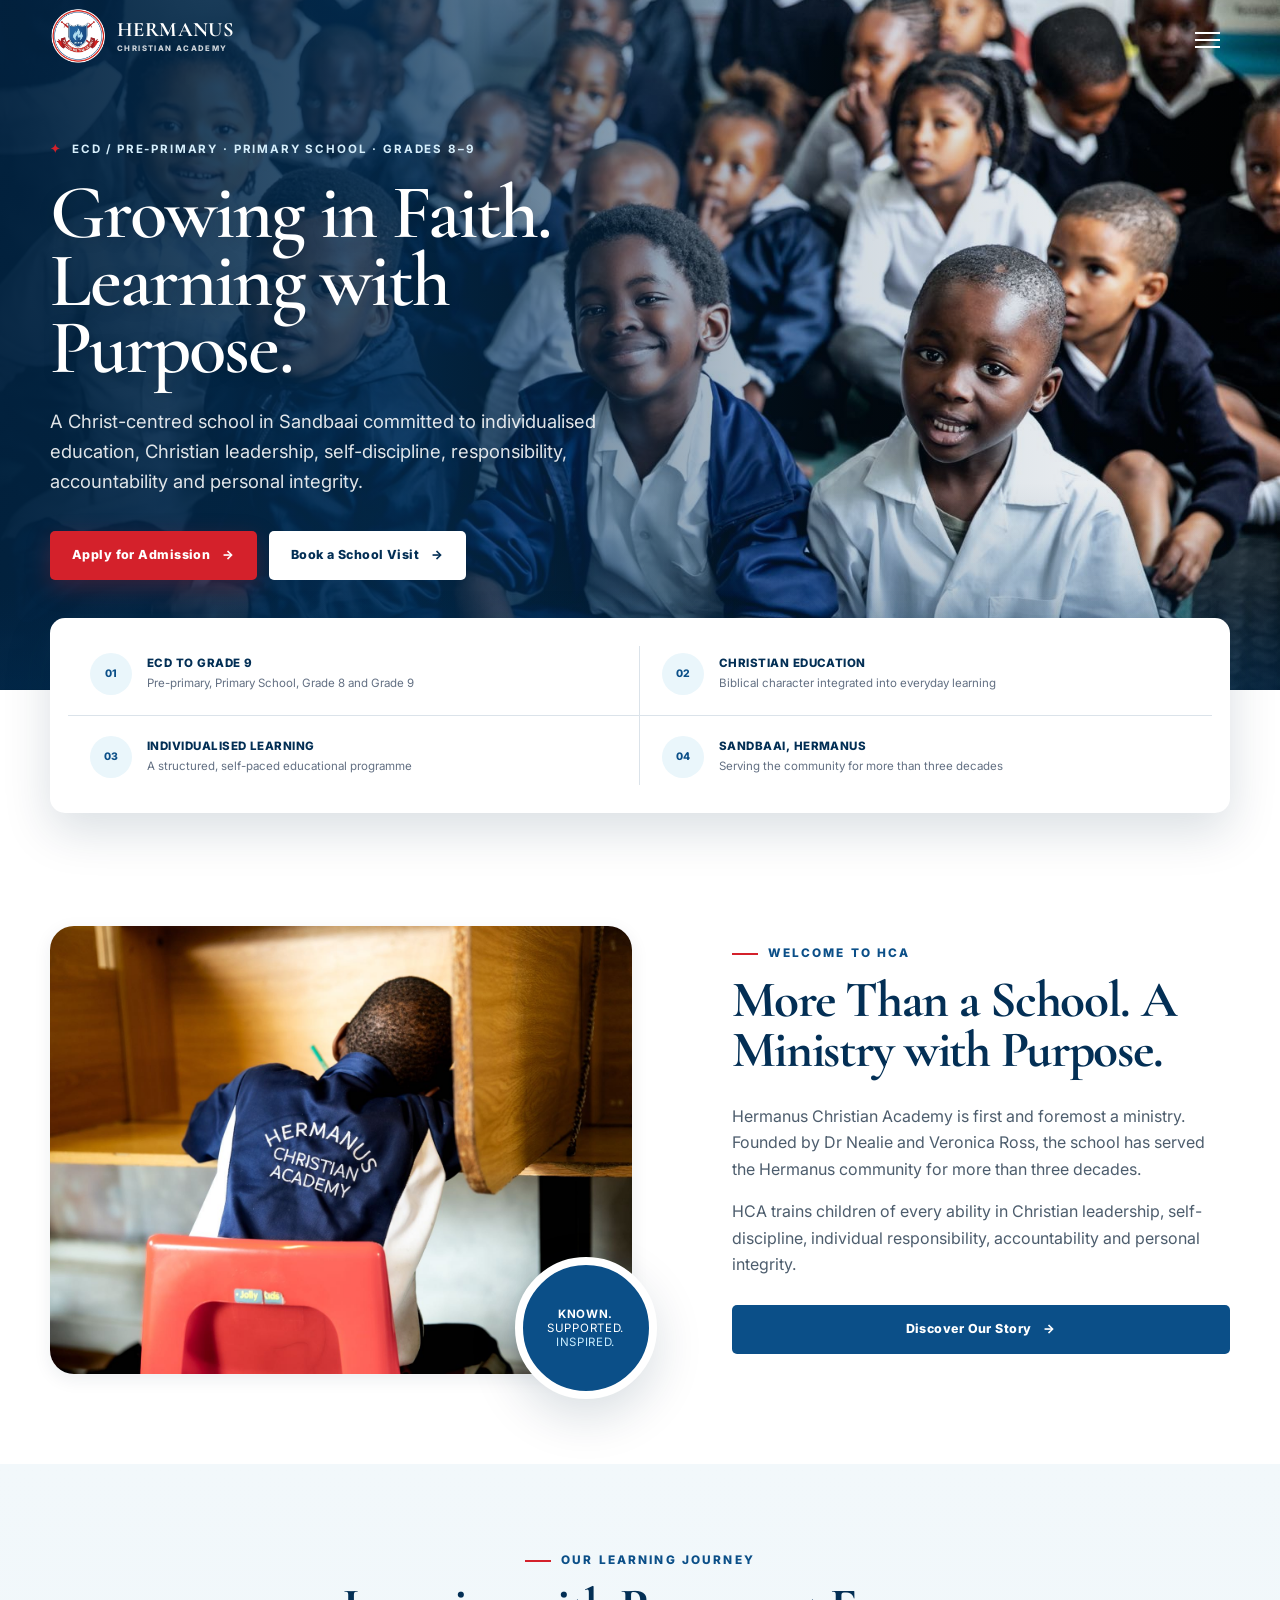
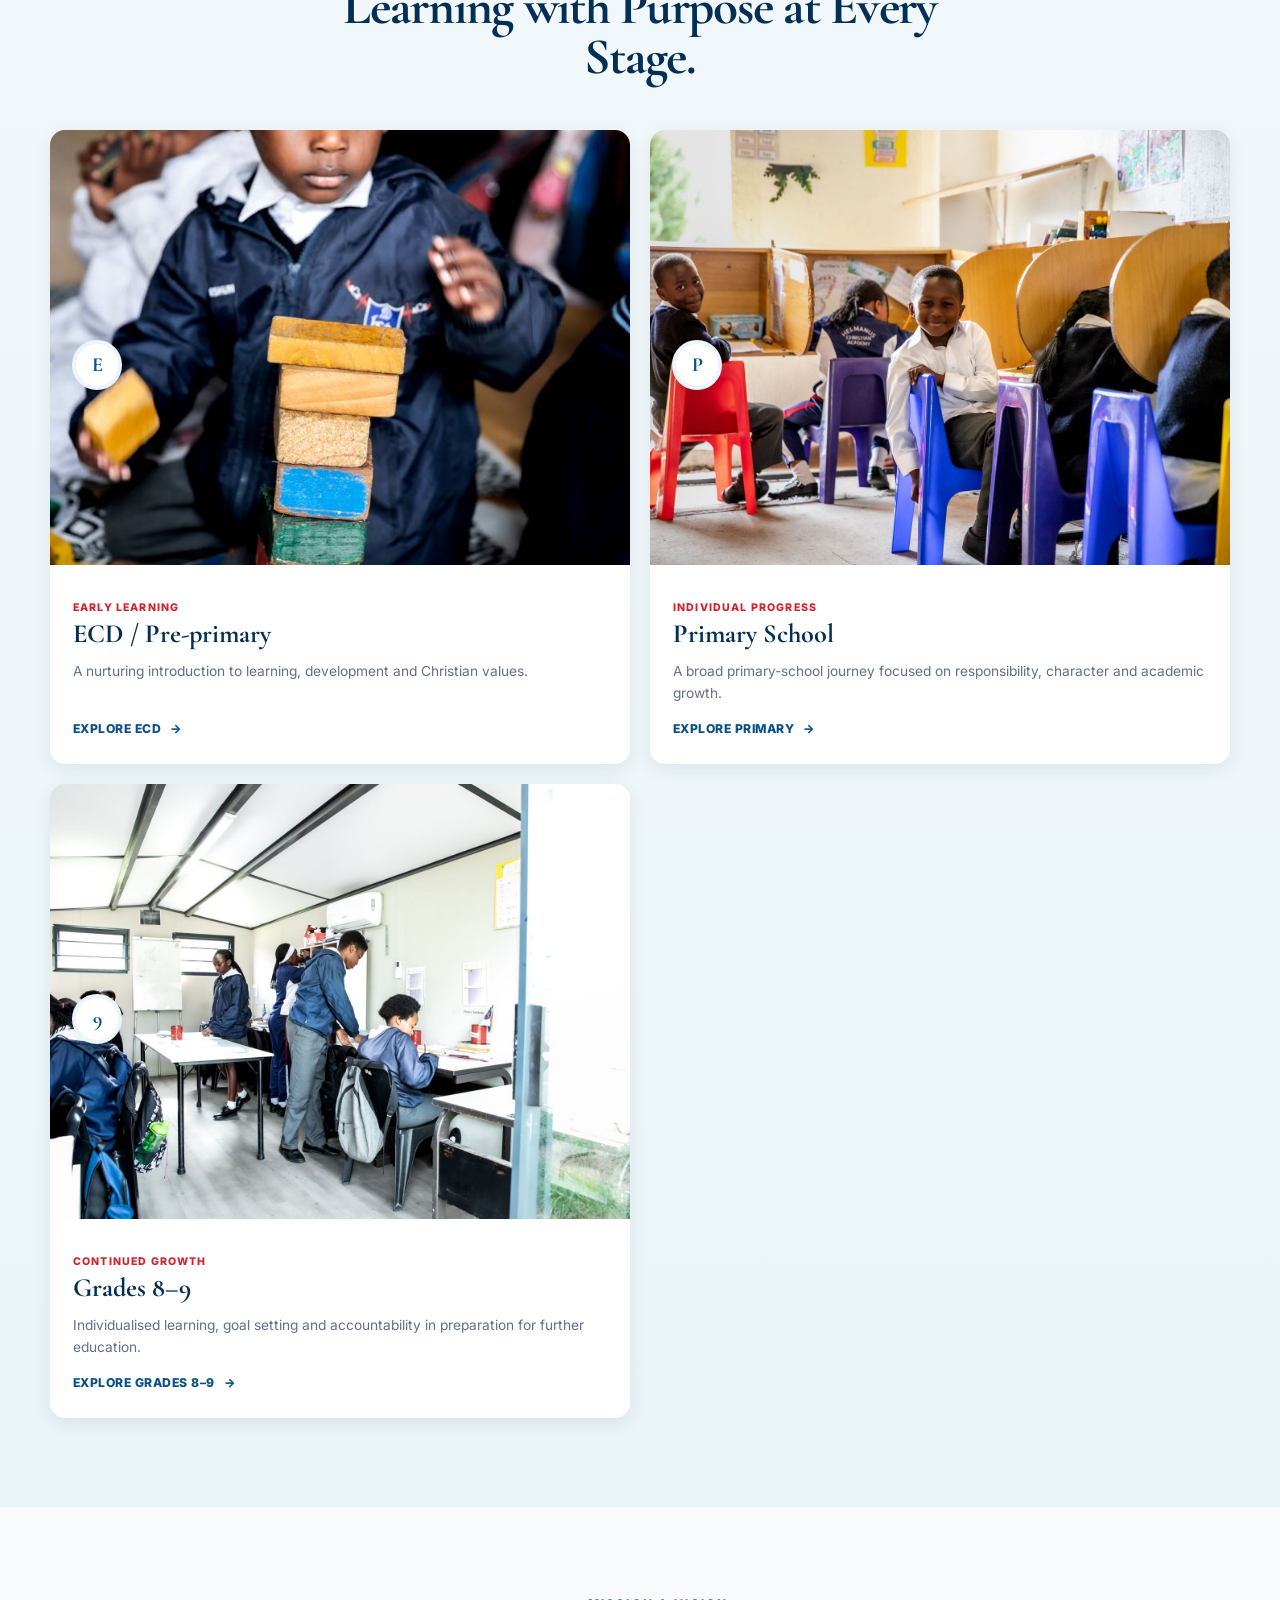
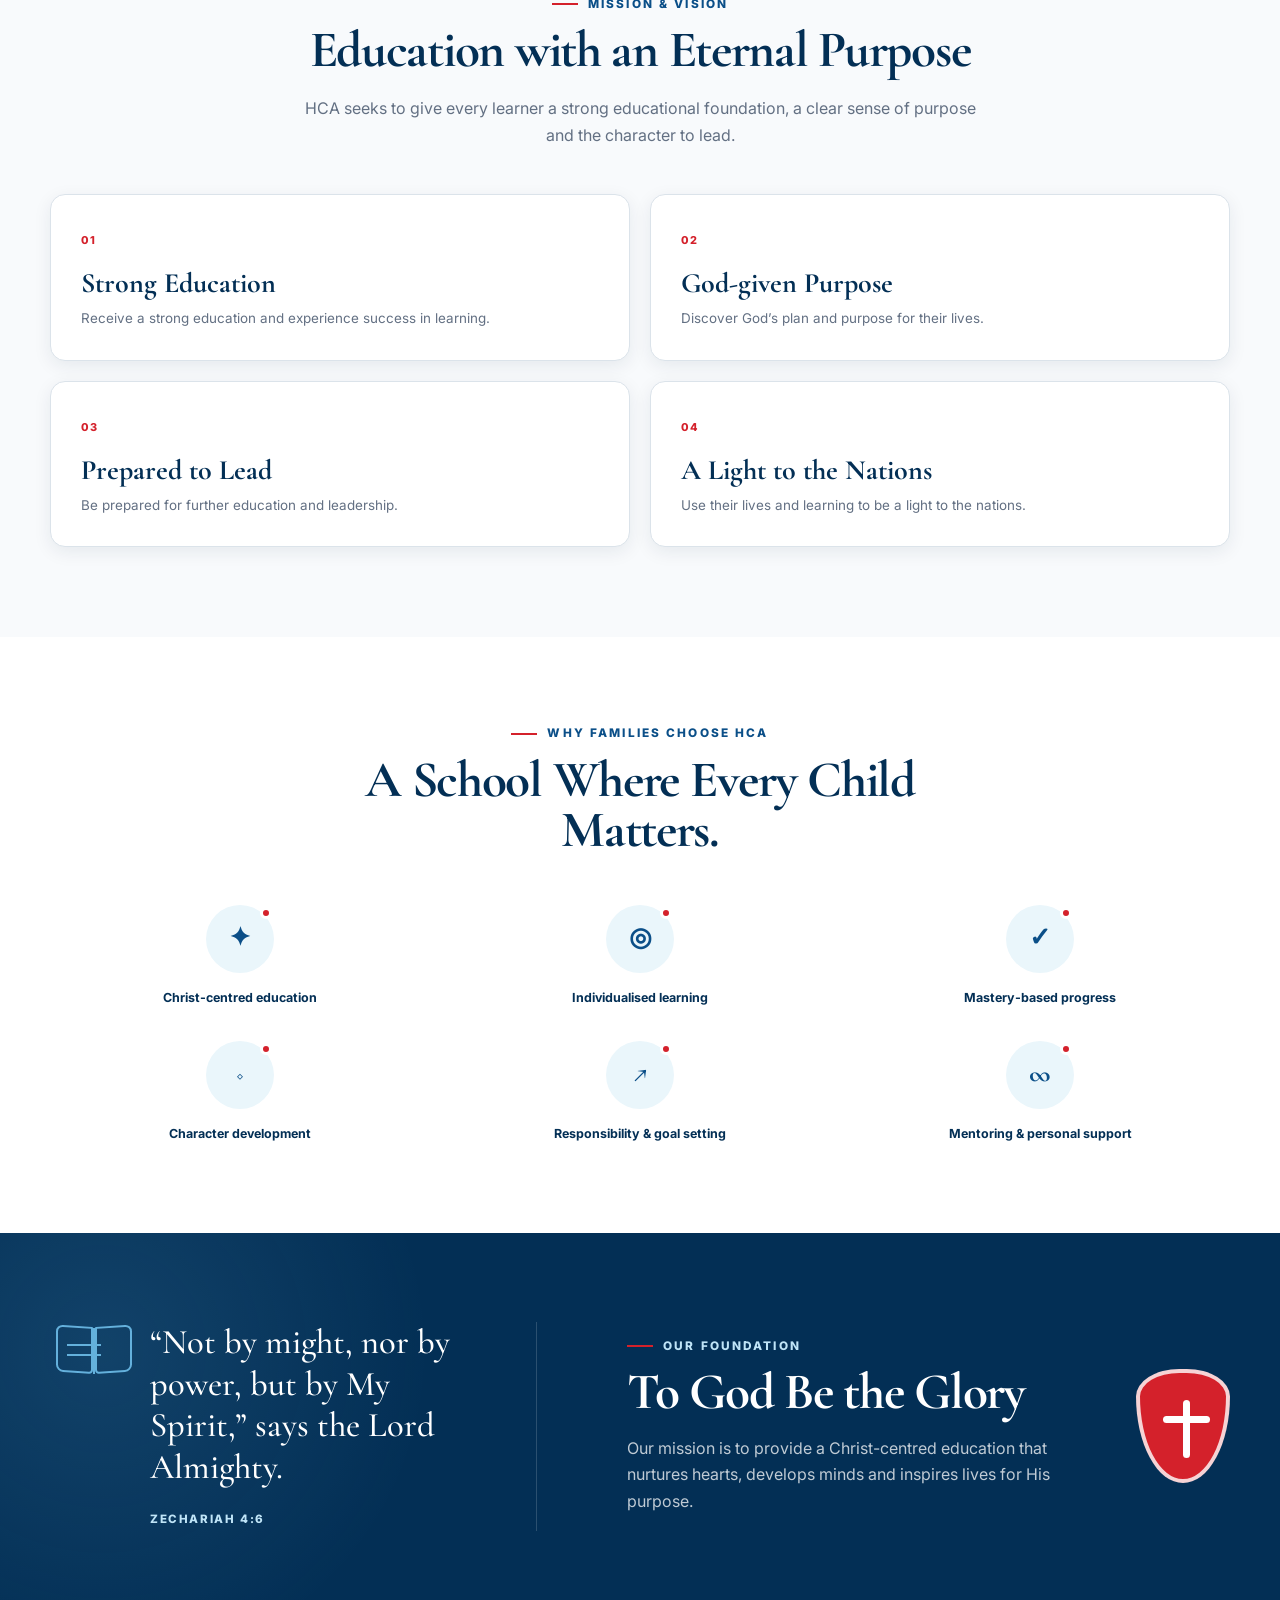
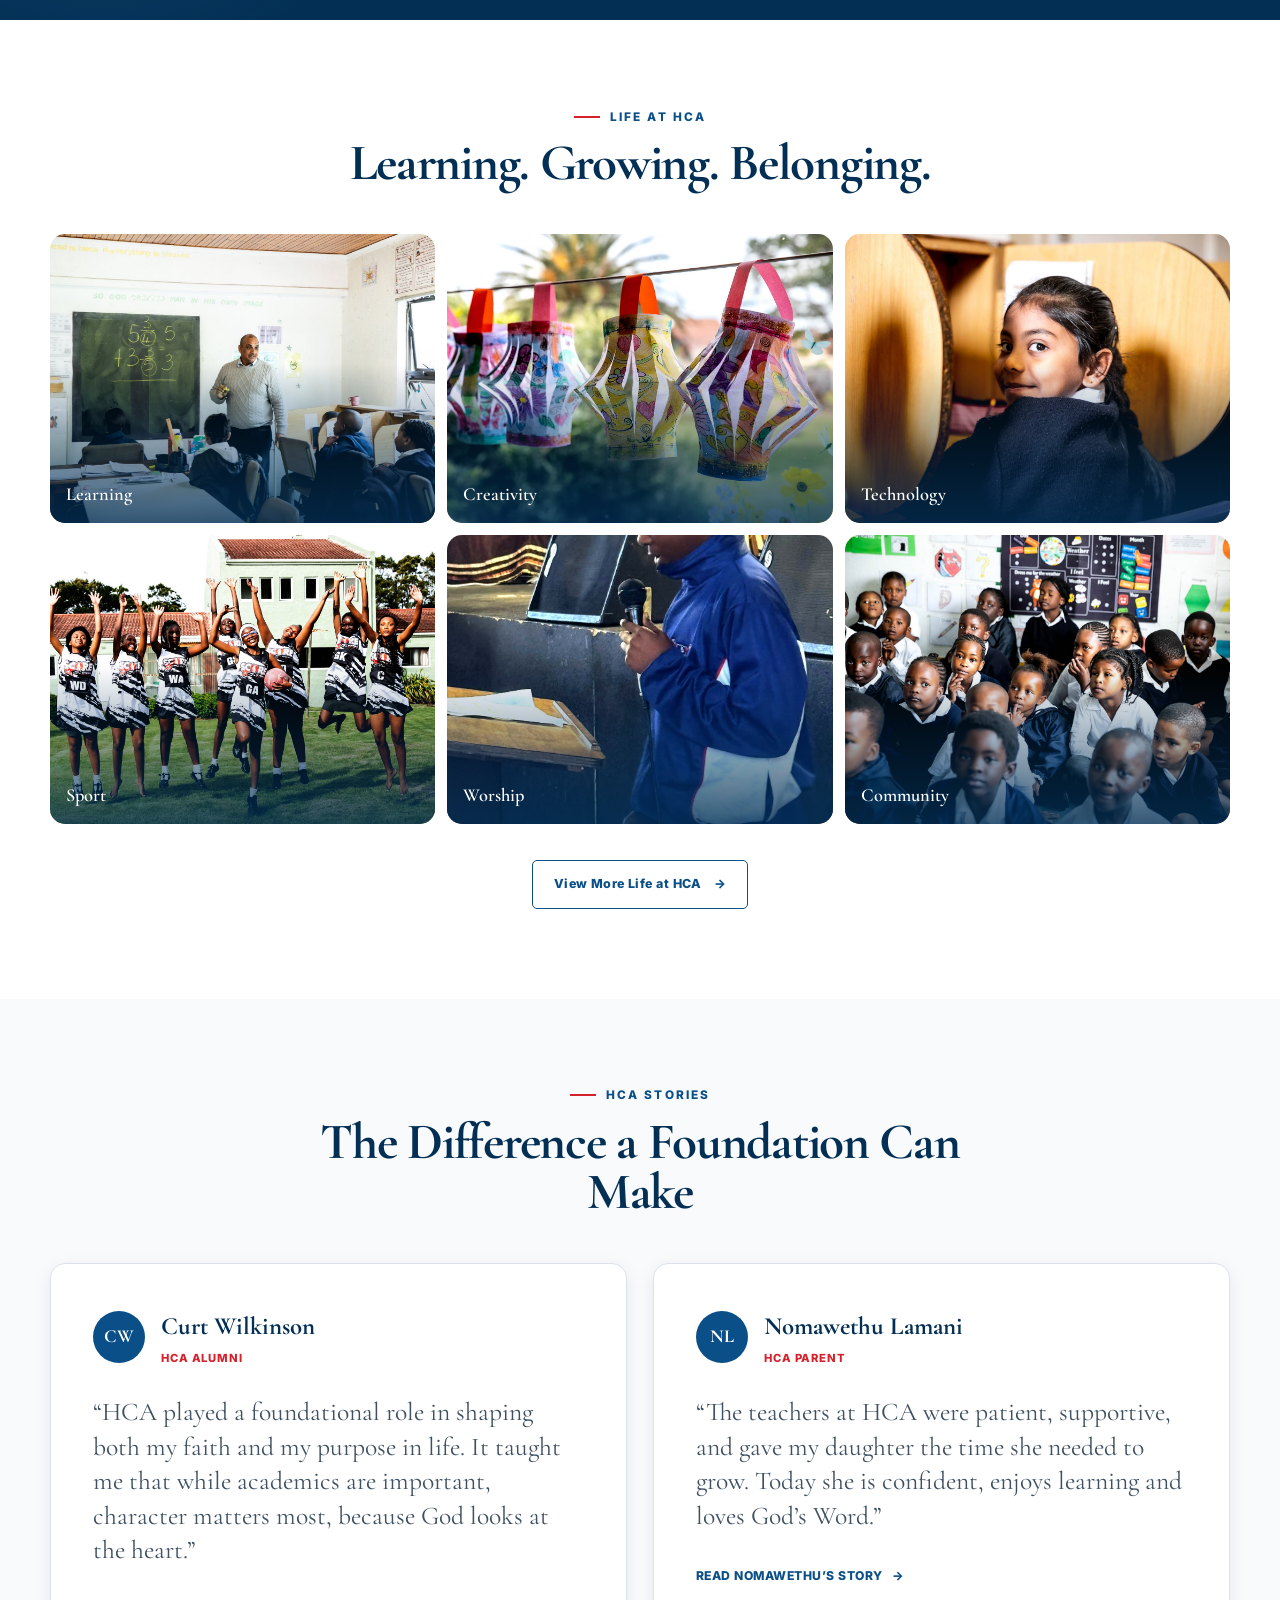
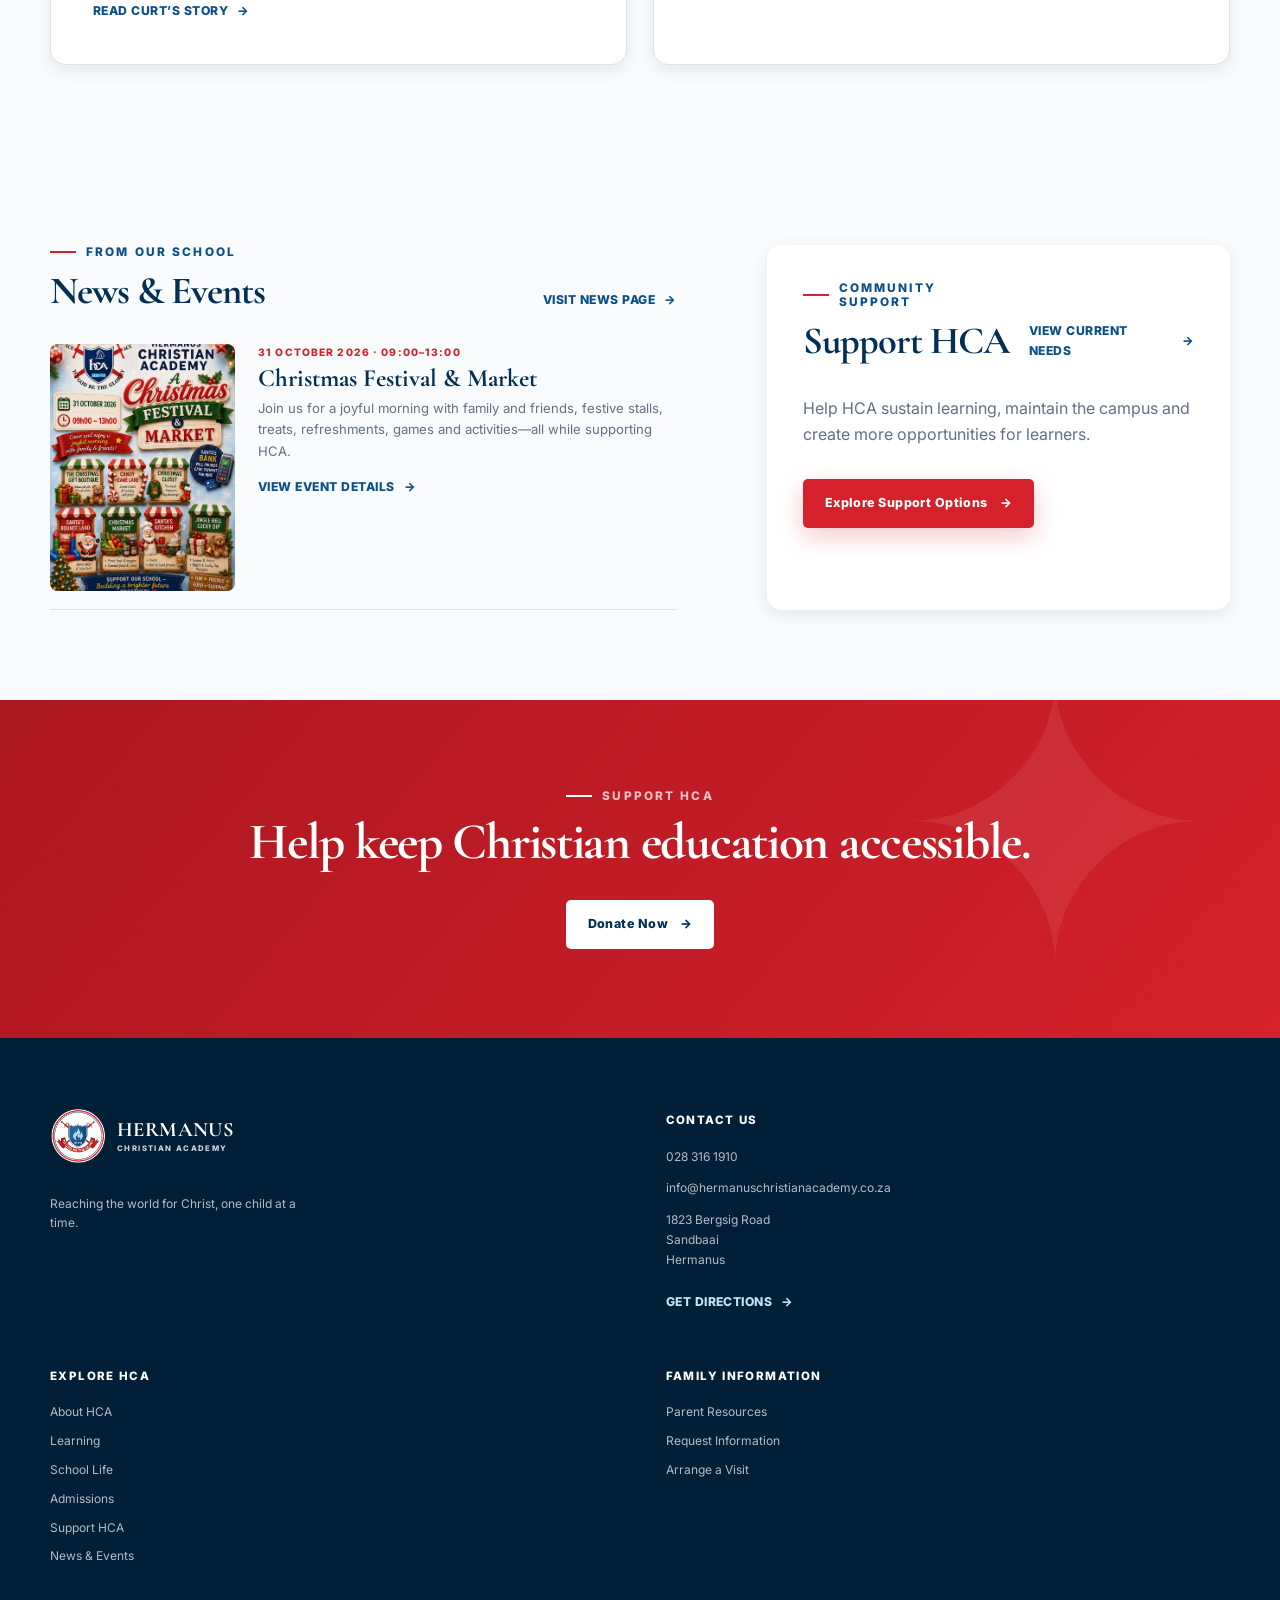
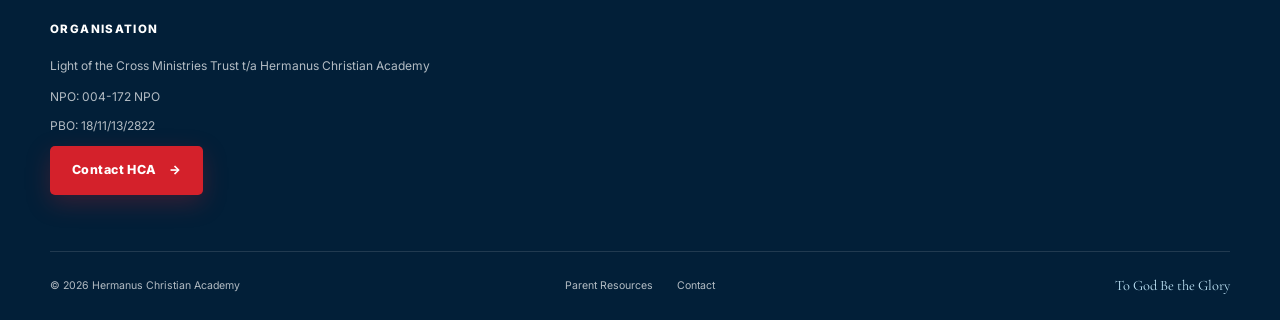
<file: index.html>
<!doctype html>
<html lang="en" class="no-js">
<head>
  <meta charset="utf-8">
  <meta name="viewport" content="width=device-width, initial-scale=1">
  <!-- Google tag (gtag.js) -->
  <script async src="https://www.googletagmanager.com/gtag/js?id=G-VX5FZVVVYF"></script>
  <script>
    window.dataLayer = window.dataLayer || [];
    function gtag(){dataLayer.push(arguments);}
    gtag('js', new Date());

    gtag('config', 'G-VX5FZVVVYF');
  </script>
  <title>Hermanus Christian Academy | Christian School in Sandbaai</title>
  <meta name="description" content="Hermanus Christian Academy is a Christ-centred school in Sandbaai offering education from ECD / Pre-primary through Primary School, Grade 8 and Grade 9.">
  <meta property="og:title" content="Hermanus Christian Academy">
  <meta property="og:description" content="Growing in Faith. Learning with Purpose.">
  <meta property="og:type" content="website">
  <meta property="og:image" content="assets/og.png">
  <link rel="stylesheet" href="css/styles.css?v=20260915f">
  <script defer src="js/hca-content.js?v=20260909a"></script>
  <script defer src="js/site.js?v=20260915i"></script>
</head>
<body data-page="home">
  <a class="skip-link" href="#main-content">Skip to main content</a>
  <noscript>
    <nav class="no-script-nav" aria-label="Basic navigation">
      <a href="index.html">Home</a>
      <a href="about.html">About HCA</a>
      <a href="learning.html">Learning</a>
      <a href="admissions.html">Admissions</a>
      <a href="contact.html">Contact</a>
    </nav>
  </noscript>
  <div data-site-header></div>

  <main id="main-content">
    <section class="hero">
      <div class="hero__image" role="img" aria-label="HCA learners walking together on a school campus near the Hermanus mountains"></div>
      <div class="container hero__inner">
        <div class="hero__content">
          <p class="hero__eyebrow"><span>✦</span> ECD / Pre-primary · Primary School · Grades 8–9</p>
          <h1>Growing in Faith.<br>Learning with Purpose.</h1>
          <p class="hero__intro">A Christ-centred school in Sandbaai committed to individualised education, Christian leadership, self-discipline, responsibility, accountability and personal integrity.</p>
          <div class="button-row">
            <a class="button button--primary" href="admissions.html">Apply for Admission <span>→</span></a>
            <a class="button button--light" href="contact.html">Book a School Visit <span>→</span></a>
          </div>
        </div>
      </div>
    </section>

    <div class="container quick-strip-wrap" aria-label="School highlights">
      <div class="quick-strip" data-quick-facts></div>
    </div>

    <section class="section welcome">
      <div class="container split-layout">
        <div class="welcome__media">
          <img src="assets/images/photos/HOME-ABOUT.jpg" alt="HCA learners and staff sharing school life together" width="1620" height="1080" loading="lazy">
          <div class="welcome__badge"><strong>Known.</strong><span>Supported.</span><em>Inspired.</em></div>
        </div>
        <div class="welcome__copy">
          <div class="section-heading">
            <p class="eyebrow"><span></span>WELCOME TO HCA</p>
            <h2>More Than a School. A Ministry with Purpose.</h2>
          </div>
          <p>Hermanus Christian Academy is first and foremost a ministry. Founded by Dr Nealie and Veronica Ross, the school has served the Hermanus community for more than three decades.</p>
          <p>HCA trains children of every ability in Christian leadership, self-discipline, individual responsibility, accountability and personal integrity.</p>
          <a class="button button--blue" href="about.html">Discover Our Story <span>→</span></a>
        </div>
      </div>
    </section>

    <section class="section learning-section" id="learning">
      <div class="container">
        <div class="section-heading section-heading--center">
          <p class="eyebrow"><span></span>OUR LEARNING JOURNEY</p>
          <h2>Learning with Purpose at Every Stage.</h2>
        </div>
        <div class="learning-grid" data-learning-phases></div>
      </div>
    </section>

    <section class="section purpose-section">
      <div class="container">
        <div class="section-heading section-heading--center">
          <p class="eyebrow"><span></span>MISSION &amp; VISION</p>
          <h2>Education with an Eternal Purpose</h2>
          <p>HCA seeks to give every learner a strong educational foundation, a clear sense of purpose and the character to lead.</p>
        </div>
        <div class="vision-grid" data-vision></div>
      </div>
    </section>

    <section class="section values-section">
      <div class="container">
        <div class="section-heading section-heading--center">
          <p class="eyebrow"><span></span>WHY FAMILIES CHOOSE HCA</p>
          <h2>A School Where Every Child Matters.</h2>
        </div>
        <div class="values-grid" data-values></div>
      </div>
    </section>

    <section class="faith-banner">
      <div class="container faith-banner__inner">
        <div class="faith-banner__quote">
          <span class="faith-banner__flame faith-banner__bible" aria-hidden="true"></span>
          <blockquote>“Not by might, nor by power, but by My Spirit,” says the Lord Almighty.</blockquote>
          <cite>Zechariah 4:6</cite>
        </div>
        <div class="faith-banner__mission">
          <div>
            <p class="eyebrow eyebrow--light"><span></span>OUR FOUNDATION</p>
            <h2>To God Be the Glory</h2>
            <p>Our mission is to provide a Christ-centred education that nurtures hearts, develops minds and inspires lives for His purpose.</p>
          </div>
          <span class="faith-banner__shield" aria-hidden="true"><i></i></span>
        </div>
      </div>
    </section>

    <section class="section gallery-section">
      <div class="container">
        <div class="section-heading section-heading--center">
          <p class="eyebrow"><span></span>LIFE AT HCA</p>
          <h2>Learning. Growing. Belonging.</h2>
        </div>
        <div class="gallery-grid" data-gallery></div>
        <div class="centered-action">
          <a class="button button--outline" href="school-life.html">View More Life at HCA <span>→</span></a>
        </div>
      </div>
    </section>

    <section class="section testimonials-section">
      <div class="container">
        <div class="section-heading section-heading--center">
          <p class="eyebrow"><span></span>HCA STORIES</p>
          <h2>The Difference a Foundation Can Make</h2>
        </div>
        <div class="testimonial-grid" data-testimonials></div>
      </div>
    </section>

    <section class="section news-events">
      <div class="container news-events__grid">
        <div>
          <div class="subsection-title">
            <div class="section-heading">
              <p class="eyebrow"><span></span>FROM OUR SCHOOL</p>
              <h2>News &amp; Events</h2>
            </div>
            <a class="text-link" href="news.html">Visit News Page <span>→</span></a>
          </div>
          <div class="news-list" data-news></div>
        </div>
        <aside class="events-panel support-teaser">
          <div class="subsection-title">
            <div class="section-heading">
              <p class="eyebrow"><span></span>COMMUNITY SUPPORT</p>
              <h2>Support HCA</h2>
            </div>
            <a class="text-link" href="support.html">View Current Needs <span>→</span></a>
          </div>
          <p>Help HCA sustain learning, maintain the campus and create more opportunities for learners.</p>
          <a class="button button--primary" href="support.html">Explore Support Options <span>→</span></a>
        </aside>
      </div>
    </section>

    <section class="final-cta">
      <div class="final-cta__watermark" aria-hidden="true">✦</div>
      <div class="container final-cta__inner">
        <p class="eyebrow eyebrow--light"><span></span>SUPPORT HCA</p>
        <h2>Help keep Christian education accessible.</h2>
        <div class="button-row button-row--center">
          <a class="button button--white" href="support.html#donate">Donate Now <span>→</span></a>
        </div>
      </div>
    </section>
  </main>

  <div data-site-footer></div>

  <script type="application/ld+json">
  {
    "@context": "https://schema.org",
    "@type": "EducationalOrganization",
    "name": "Hermanus Christian Academy",
    "description": "A Christ-centred school offering education from ECD / Pre-primary through Primary School, Grade 8 and Grade 9.",
    "telephone": "+27 28 316 1910",
    "email": "hermacademy@whalemail.co.za",
    "address": {
      "@type": "PostalAddress",
      "streetAddress": "1823 Bergsig Road",
      "addressLocality": "Sandbaai, Hermanus",
      "postalCode": "7200",
      "addressCountry": "ZA"
    }
  }
  </script>
</body>
</html>
</file>
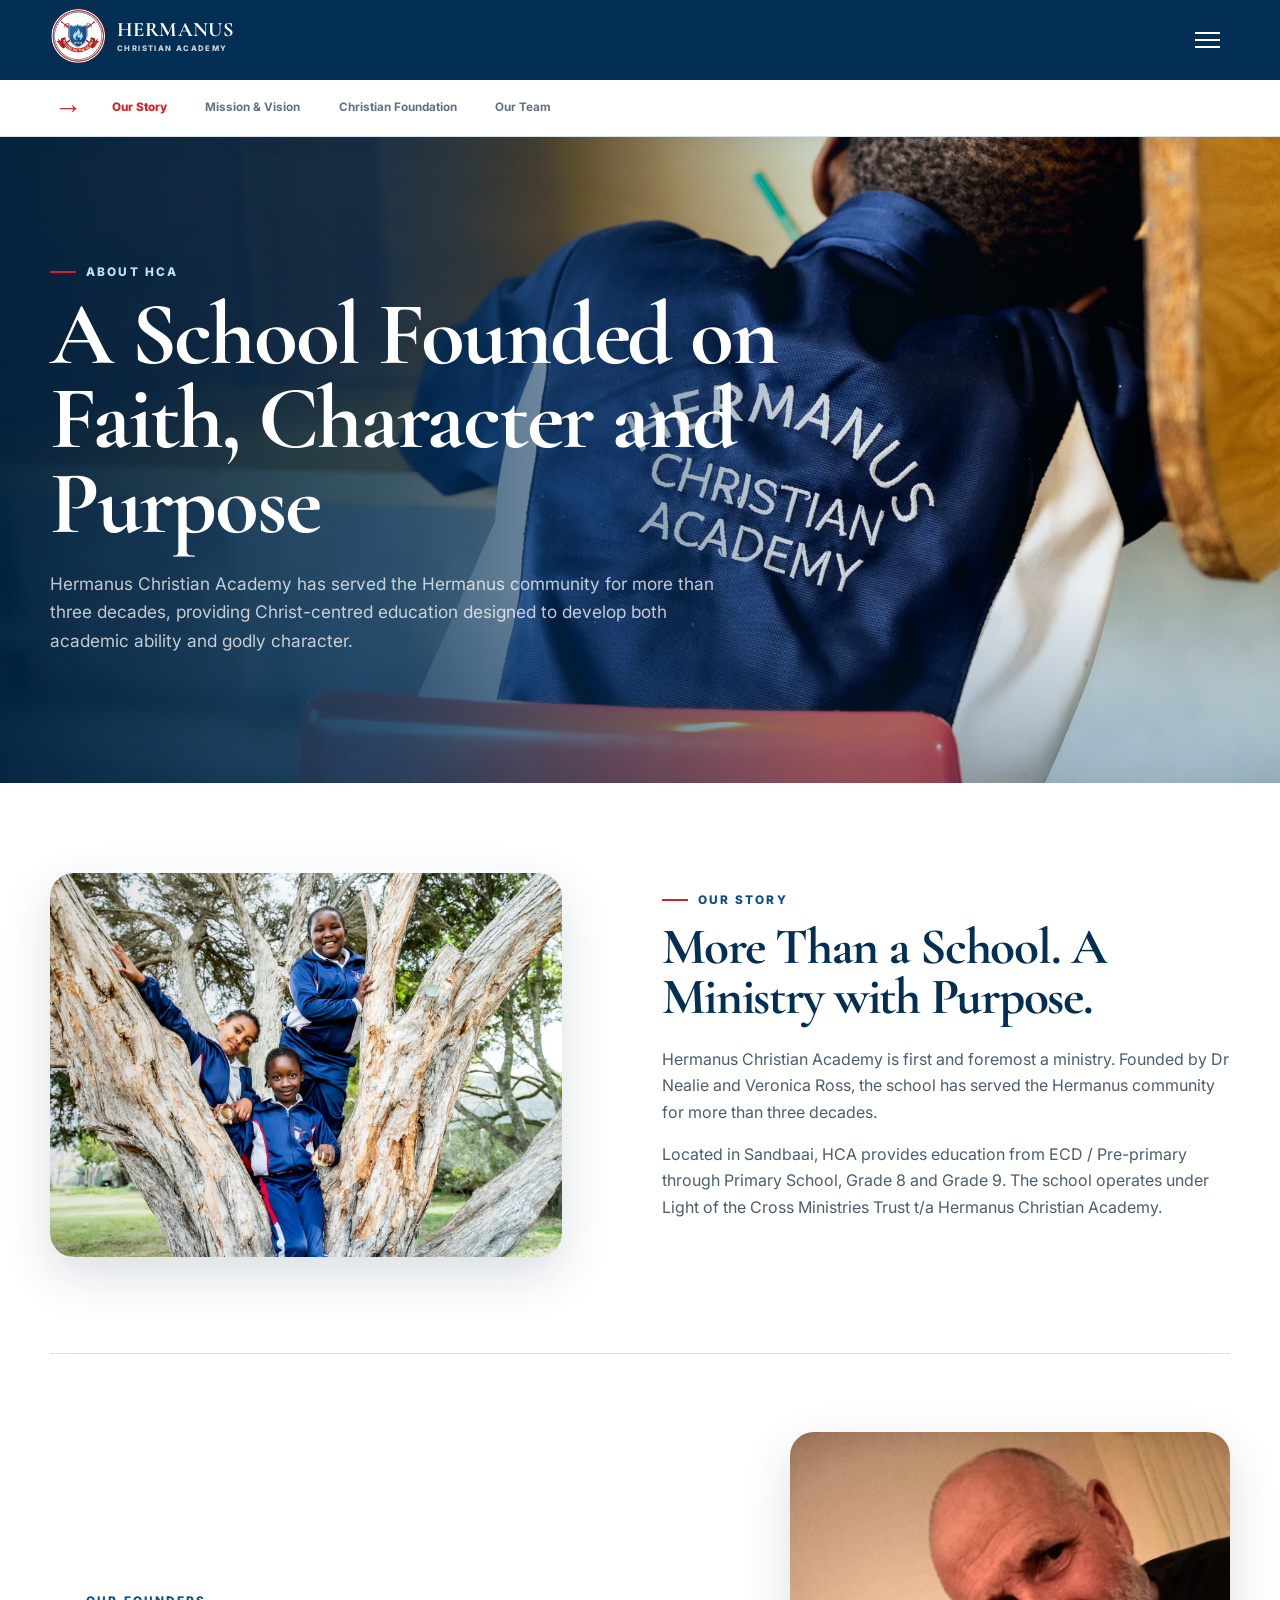
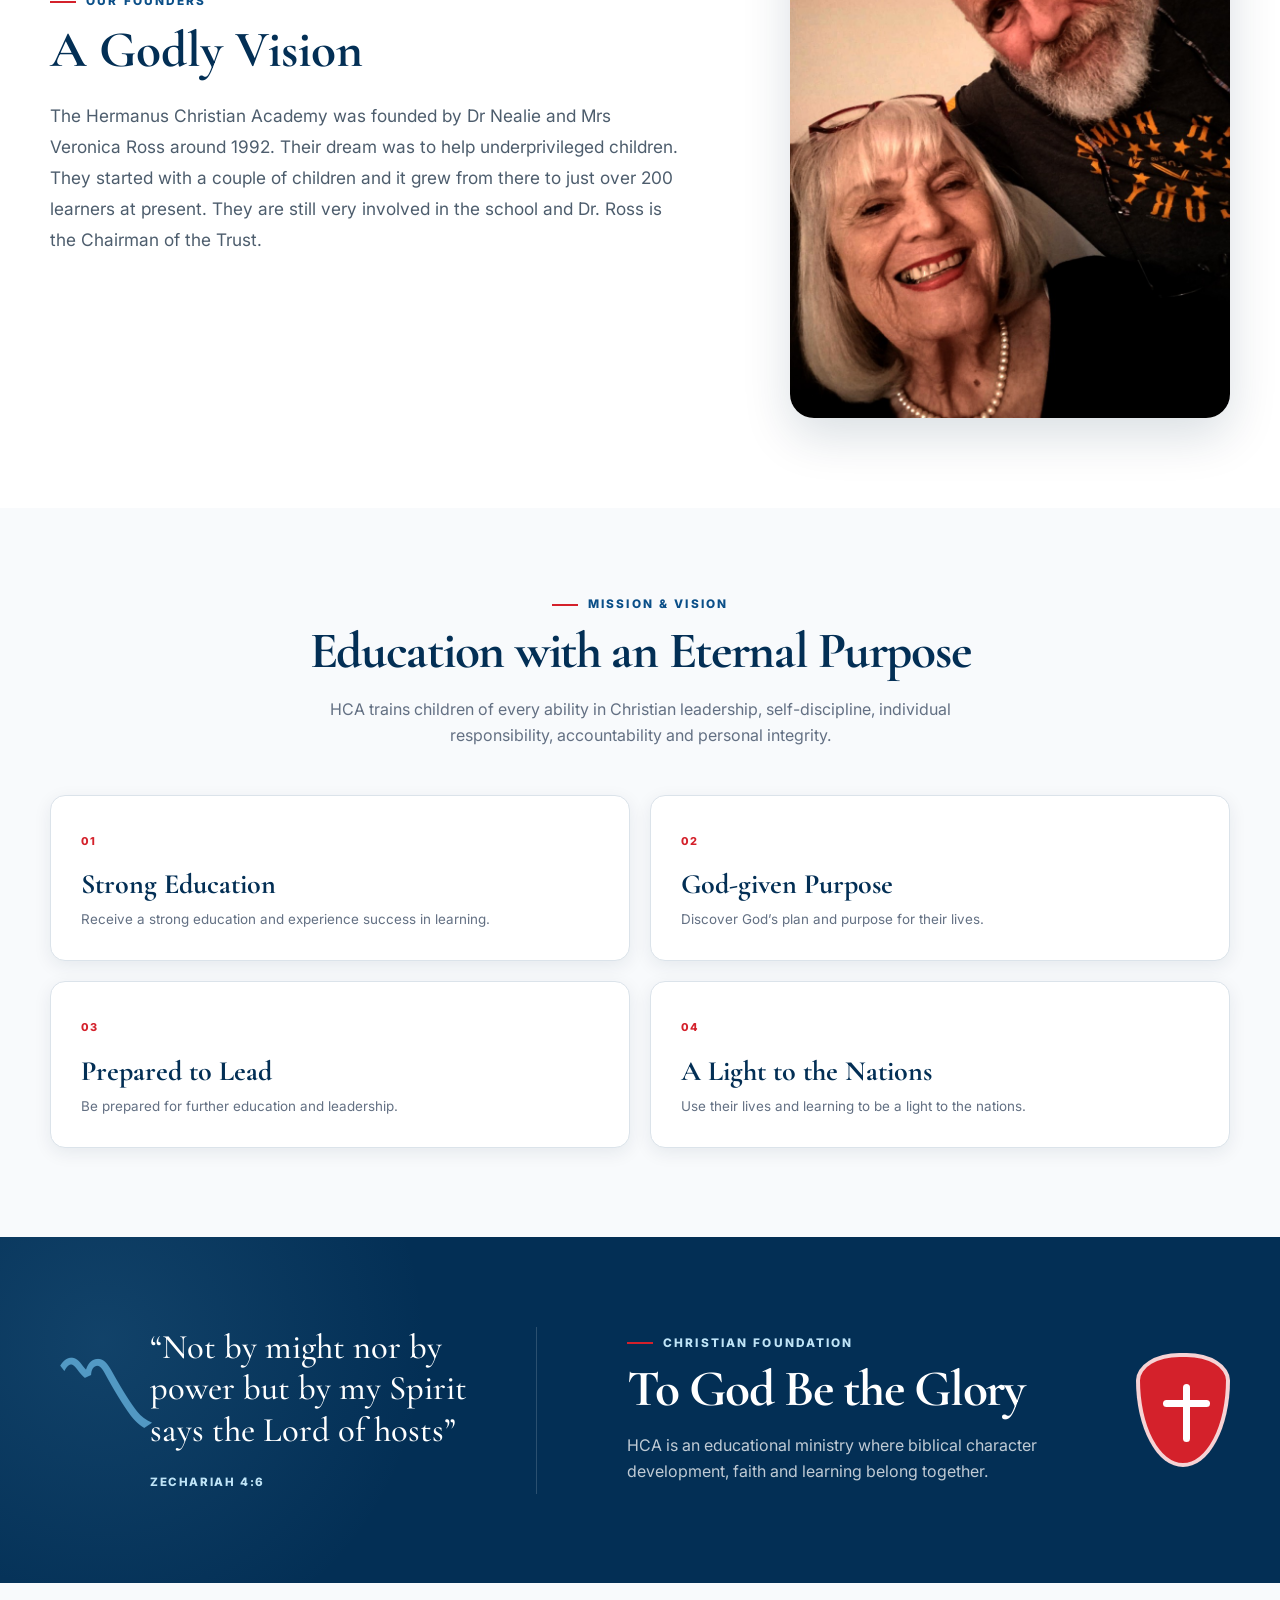
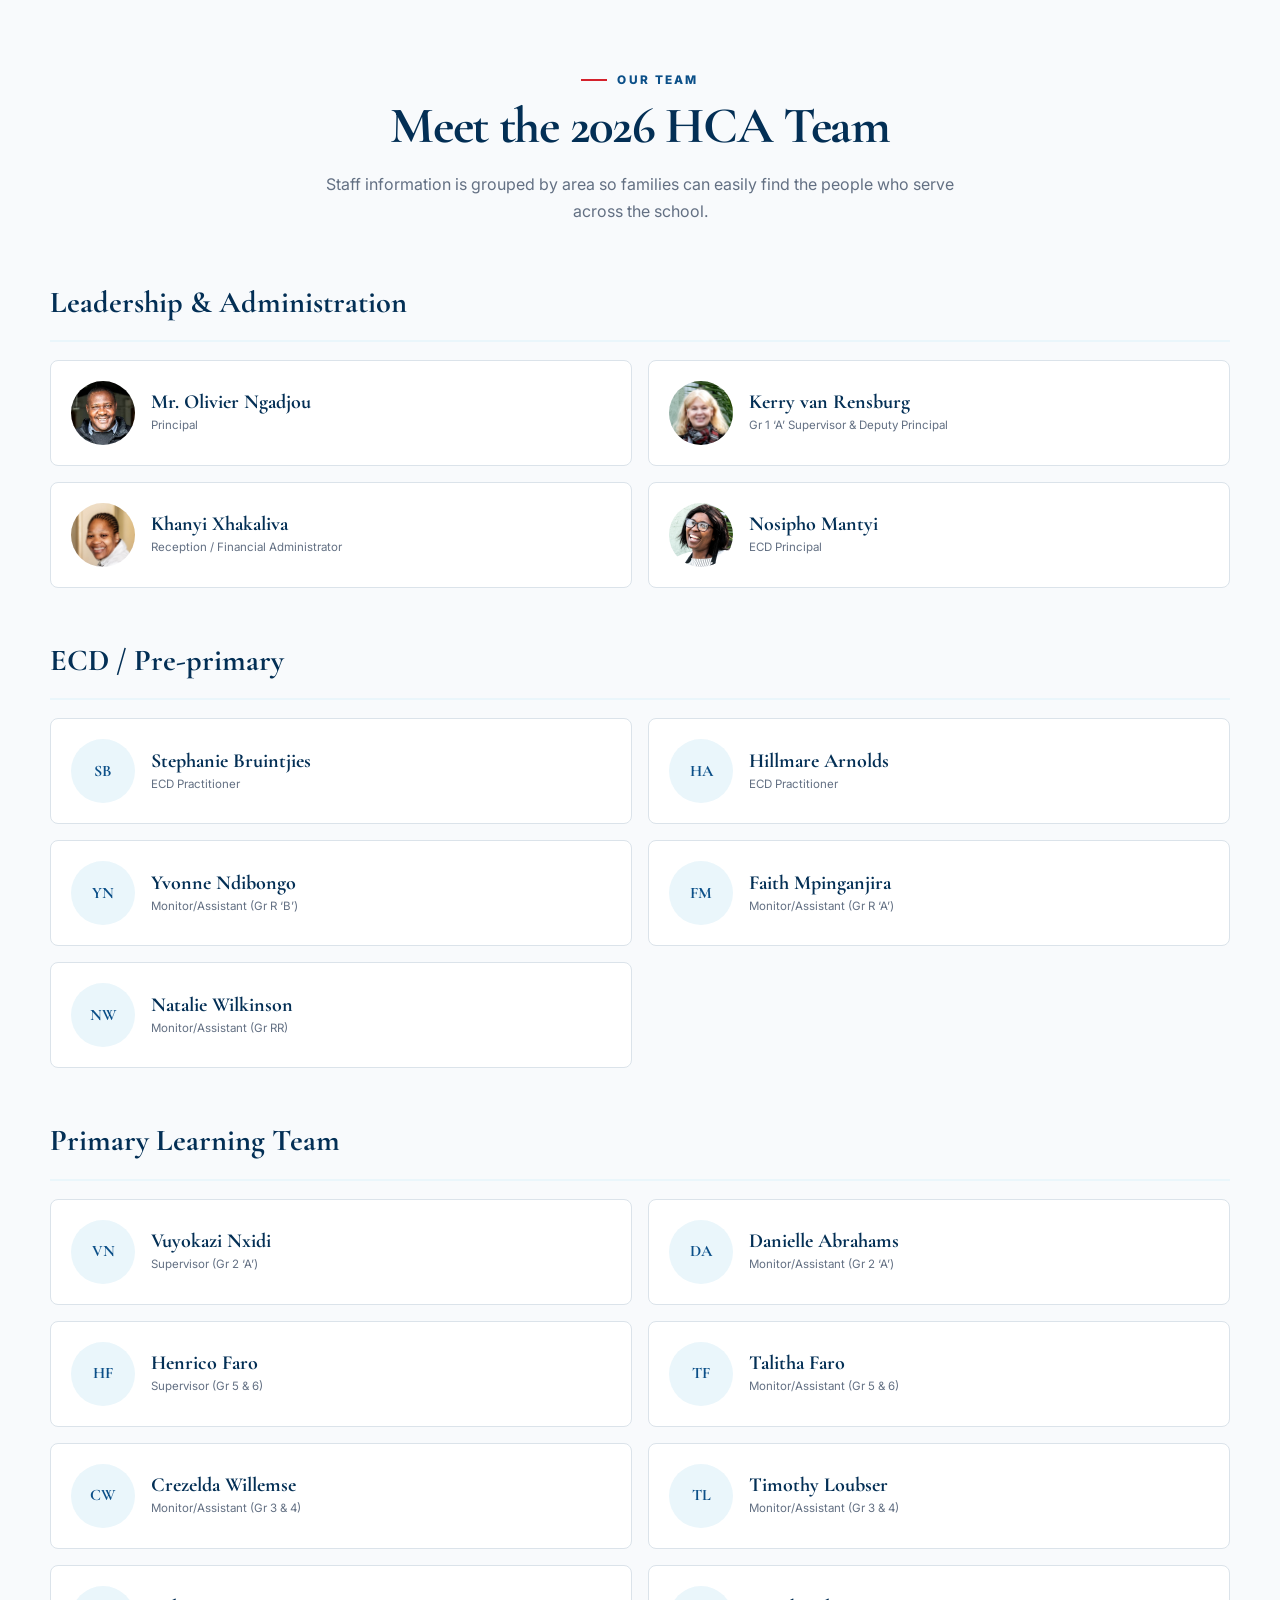
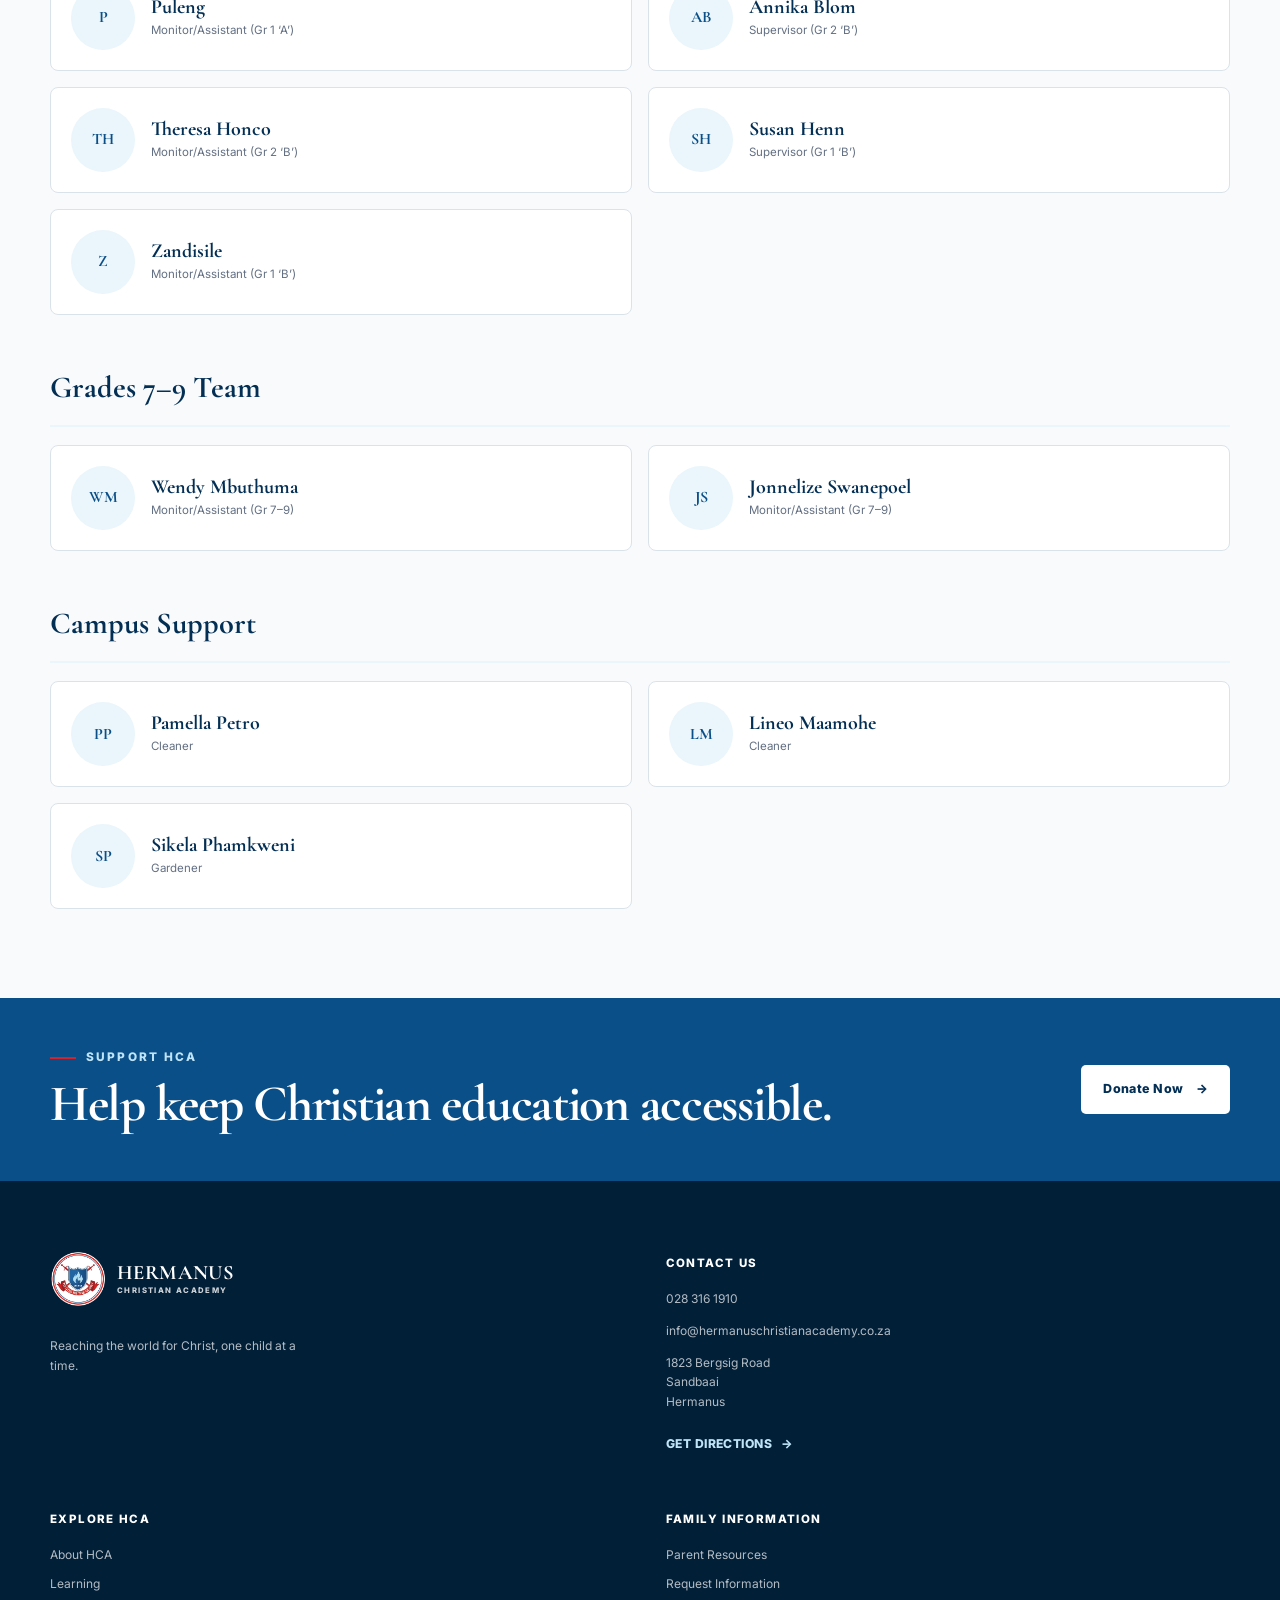
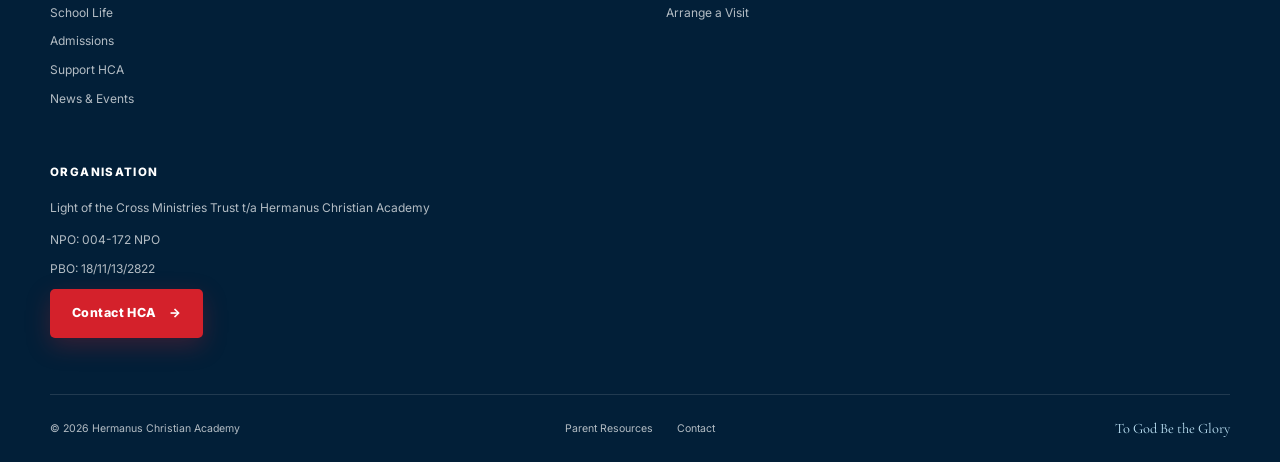
<file: about.html>
<!doctype html>
<html lang="en" class="no-js">
<head>
  <meta charset="utf-8">
  <meta name="viewport" content="width=device-width, initial-scale=1">
  <!-- Google tag (gtag.js) -->
  <script async src="https://www.googletagmanager.com/gtag/js?id=G-VX5FZVVVYF"></script>
  <script>
    window.dataLayer = window.dataLayer || [];
    function gtag(){dataLayer.push(arguments);}
    gtag('js', new Date());

    gtag('config', 'G-VX5FZVVVYF');
  </script>
  <title>About HCA | Hermanus Christian Academy</title>
  <meta name="description" content="Discover the story, mission, Christian foundation and 2026 team of Hermanus Christian Academy in Sandbaai.">
  <link rel="stylesheet" href="css/styles.css?v=20260914a">
  <script defer src="js/hca-content.js?v=20260915b"></script>
  <script defer src="js/site.js?v=20260915i"></script>
</head>
<body data-page="about">
  <a class="skip-link" href="#main-content">Skip to main content</a>
  <noscript><nav class="no-script-nav"><a href="index.html">Home</a><a href="contact.html">Contact HCA</a></nav></noscript>
  <div data-site-header></div>
  <main id="main-content" class="inner-page" data-internal-page>
    <p class="static-fallback">Hermanus Christian Academy · 1823 Bergsig Road, Sandbaai · +27 (0)28 316 1910</p>
  </main>
  <div data-site-footer></div>
</body>
</html>
</file>
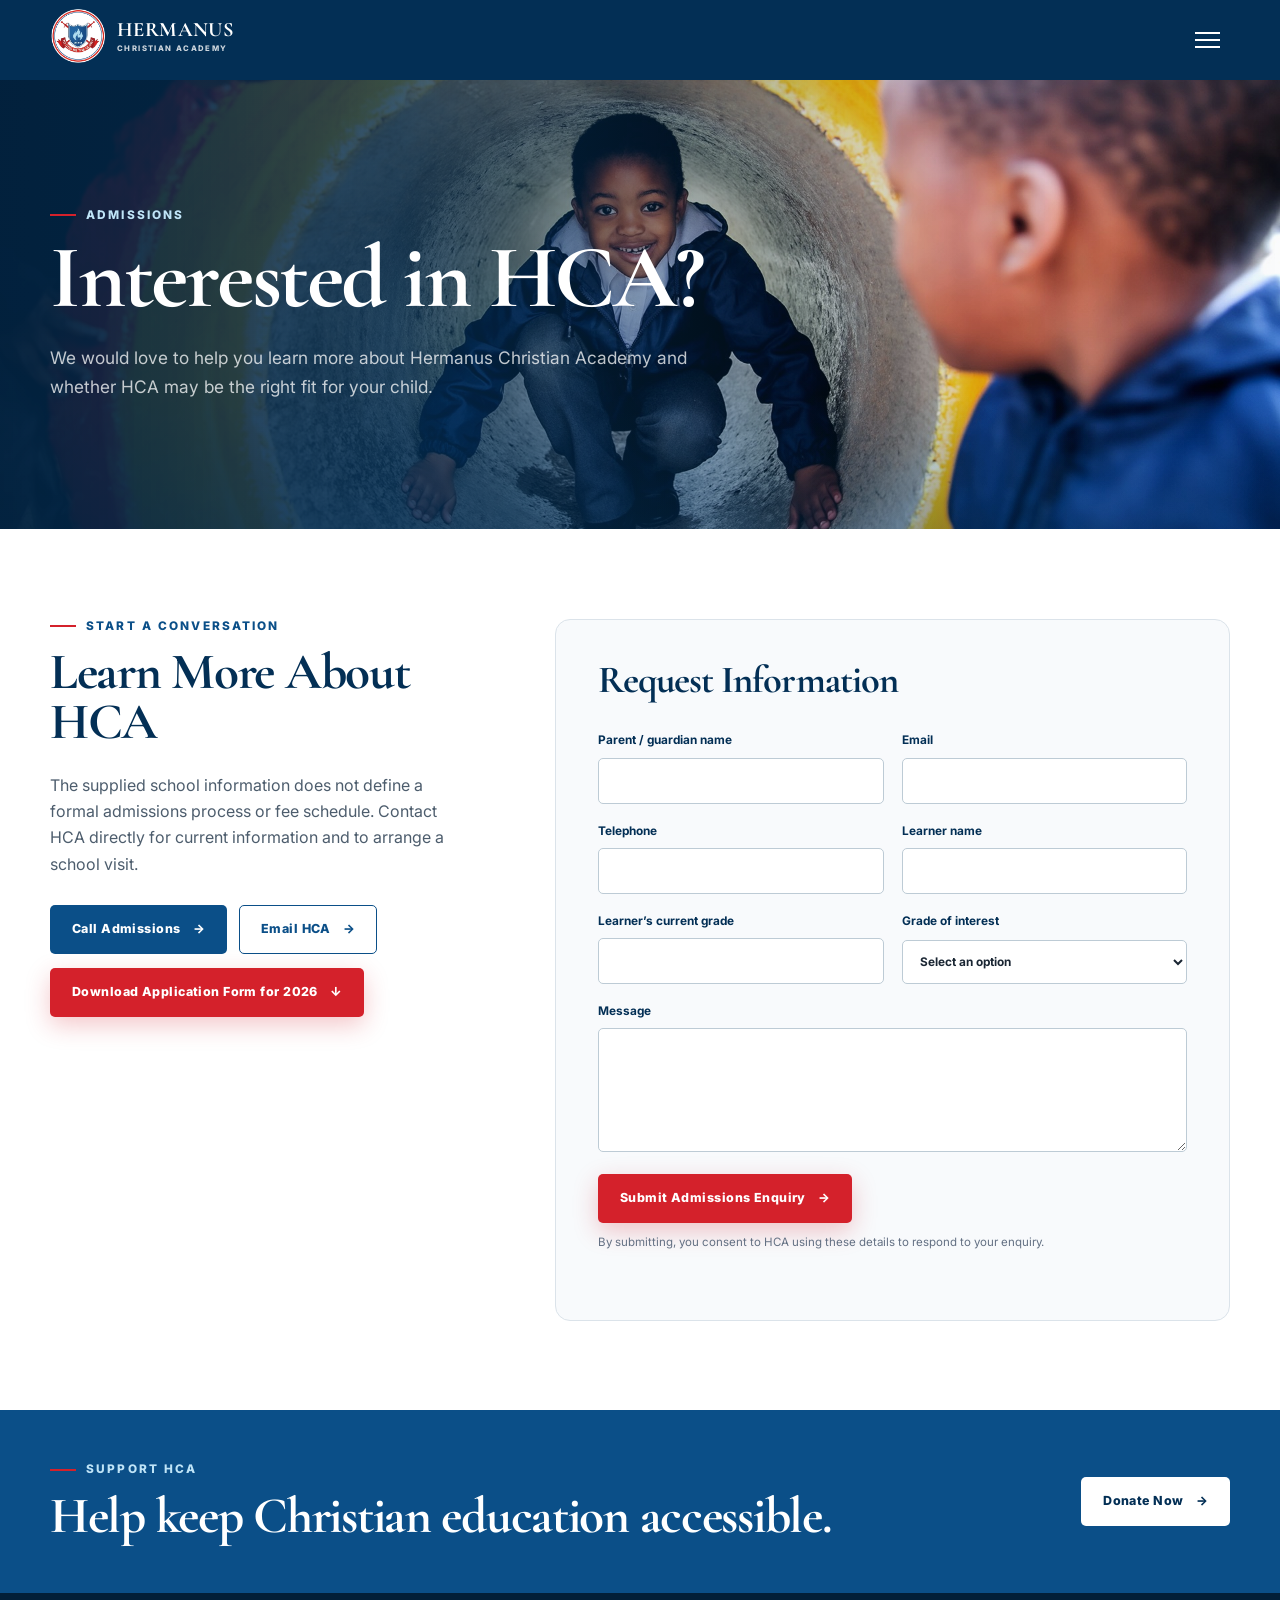
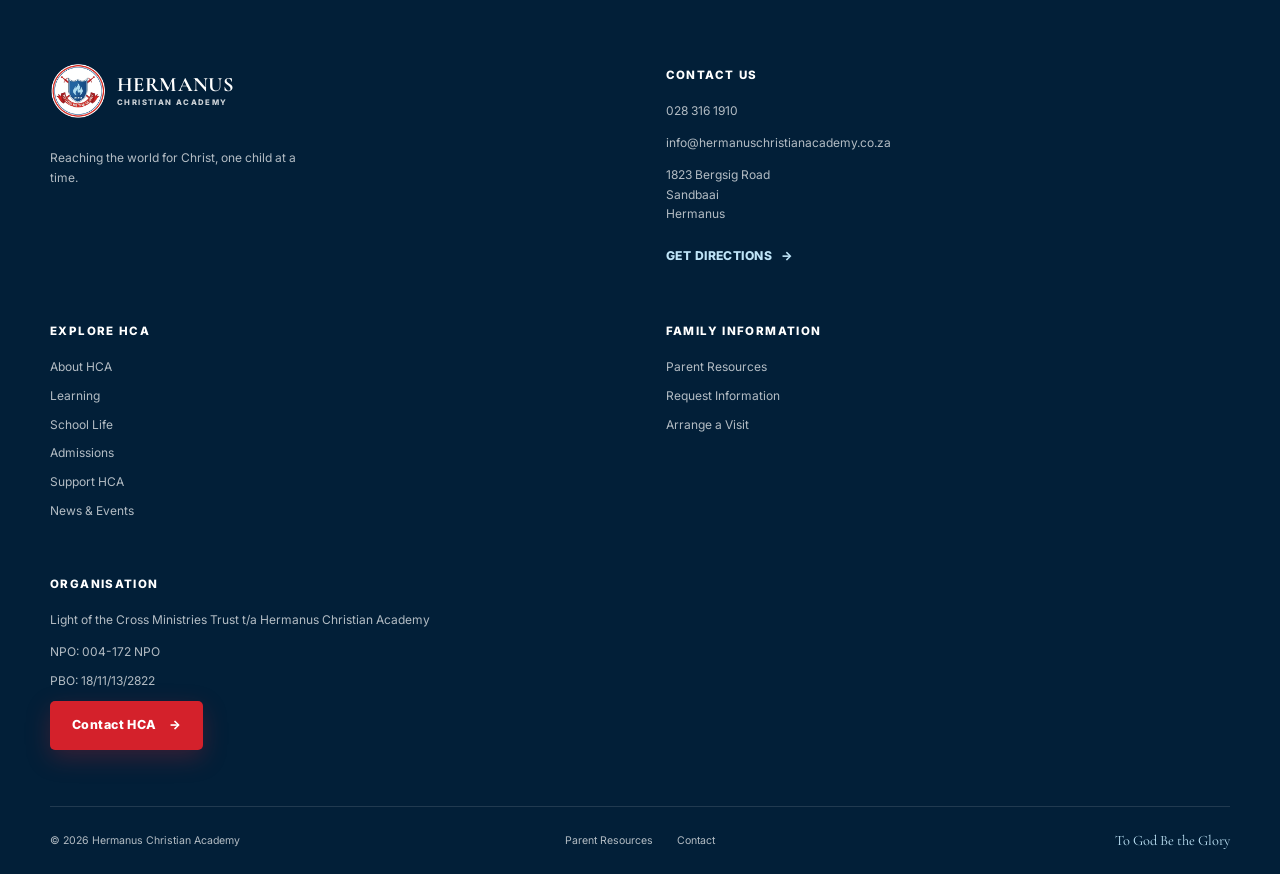
<file: admissions.html>
<!doctype html>
<html lang="en" class="no-js">
<head>
  <meta charset="utf-8">
  <meta name="viewport" content="width=device-width, initial-scale=1">
  <!-- Google tag (gtag.js) -->
  <script async src="https://www.googletagmanager.com/gtag/js?id=G-VX5FZVVVYF"></script>
  <script>
    window.dataLayer = window.dataLayer || [];
    function gtag(){dataLayer.push(arguments);}
    gtag('js', new Date());

    gtag('config', 'G-VX5FZVVVYF');
  </script>
  <title>Admissions | Hermanus Christian Academy</title>
  <meta name="description" content="Learn how to apply to Hermanus Christian Academy and arrange a school visit.">
  <link rel="stylesheet" href="css/styles.css?v=20260915b">
  <script defer src="js/hca-content.js?v=20260915a"></script>
  <script defer src="js/site.js?v=20260915i"></script>
</head>
<body data-page="admissions">
  <a class="skip-link" href="#main-content">Skip to main content</a>
  <noscript><nav class="no-script-nav"><a href="index.html">Home</a><a href="contact.html">Contact HCA</a></nav></noscript>
  <div data-site-header></div>
  <main id="main-content" class="inner-page" data-internal-page>
    <p class="static-fallback">Hermanus Christian Academy · 1823 Bergsig Road, Sandbaai · +27 (0)28 316 1910</p>
  </main>
  <div data-site-footer></div>
</body>
</html>
</file>
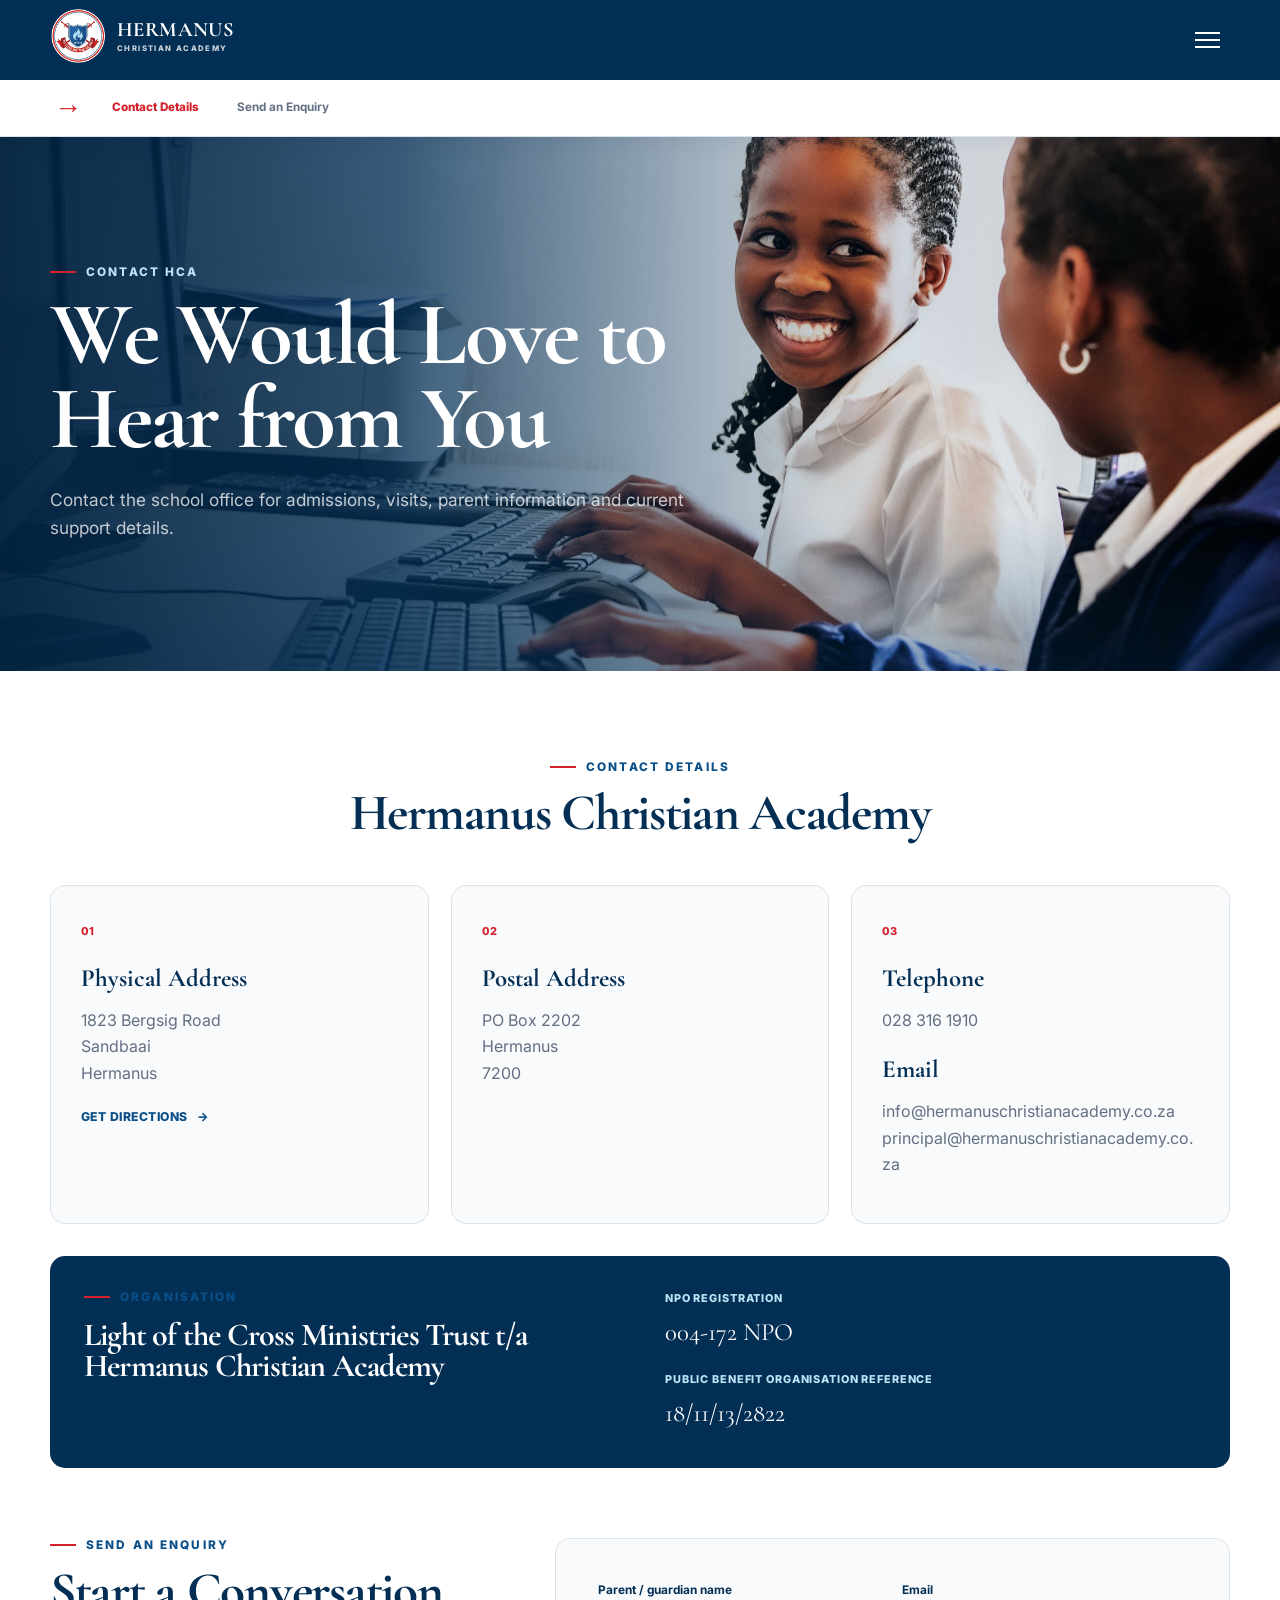
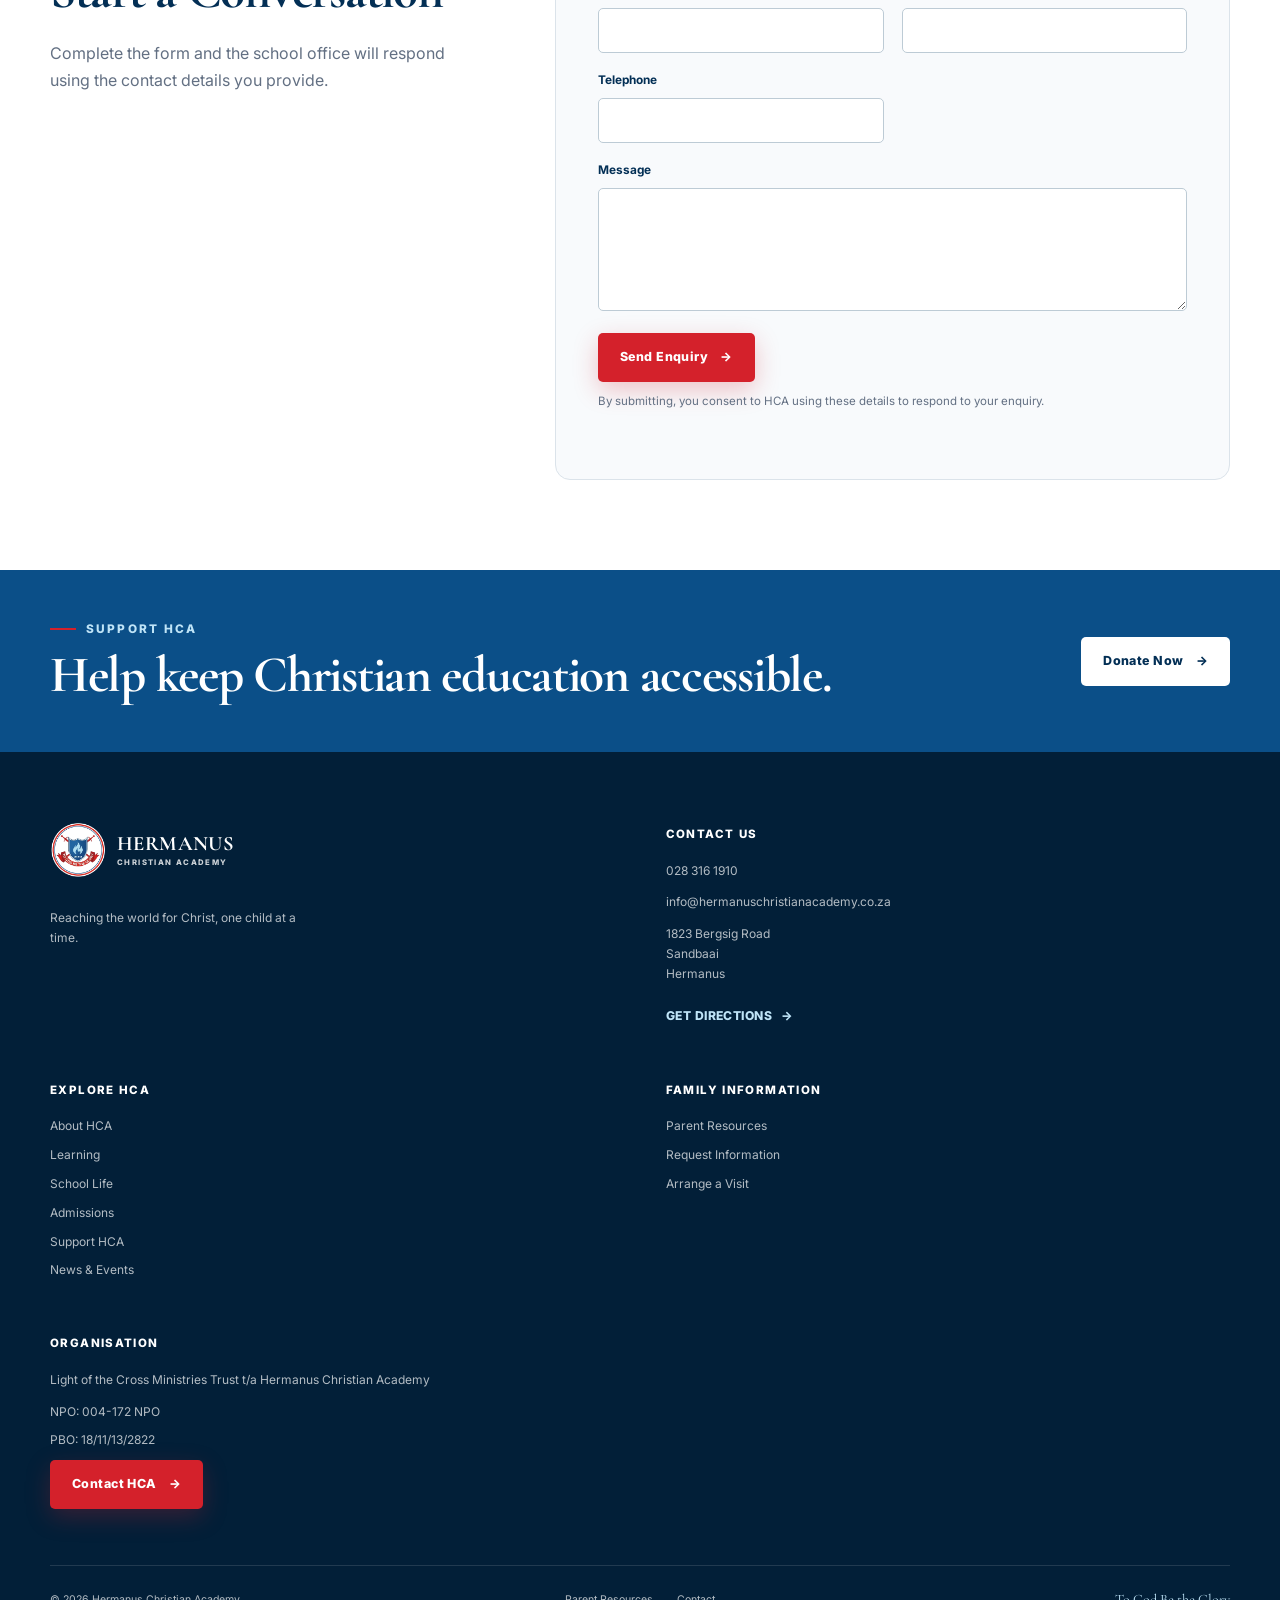
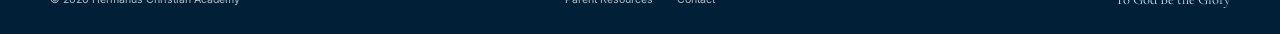
<file: contact.html>
<!doctype html>
<html lang="en" class="no-js">
<head>
  <meta charset="utf-8">
  <meta name="viewport" content="width=device-width, initial-scale=1">
  <!-- Google tag (gtag.js) -->
  <script async src="https://www.googletagmanager.com/gtag/js?id=G-VX5FZVVVYF"></script>
  <script>
    window.dataLayer = window.dataLayer || [];
    function gtag(){dataLayer.push(arguments);}
    gtag('js', new Date());

    gtag('config', 'G-VX5FZVVVYF');
  </script>
  <title>Contact HCA | Hermanus Christian Academy</title>
  <meta name="description" content="Contact Hermanus Christian Academy in Sandbaai, Hermanus.">
  <link rel="stylesheet" href="css/styles.css?v=20260915b">
  <script defer src="js/hca-content.js?v=20260915a"></script>
  <script defer src="js/site.js?v=20260915i"></script>
</head>
<body data-page="contact">
  <a class="skip-link" href="#main-content">Skip to main content</a>
  <noscript><nav class="no-script-nav"><a href="index.html">Home</a><a href="contact.html">Contact HCA</a></nav></noscript>
  <div data-site-header></div>
  <main id="main-content" class="inner-page" data-internal-page>
    <p class="static-fallback">Hermanus Christian Academy · 1823 Bergsig Road, Sandbaai · +27 (0)28 316 1910</p>
  </main>
  <div data-site-footer></div>
</body>
</html>
</file>
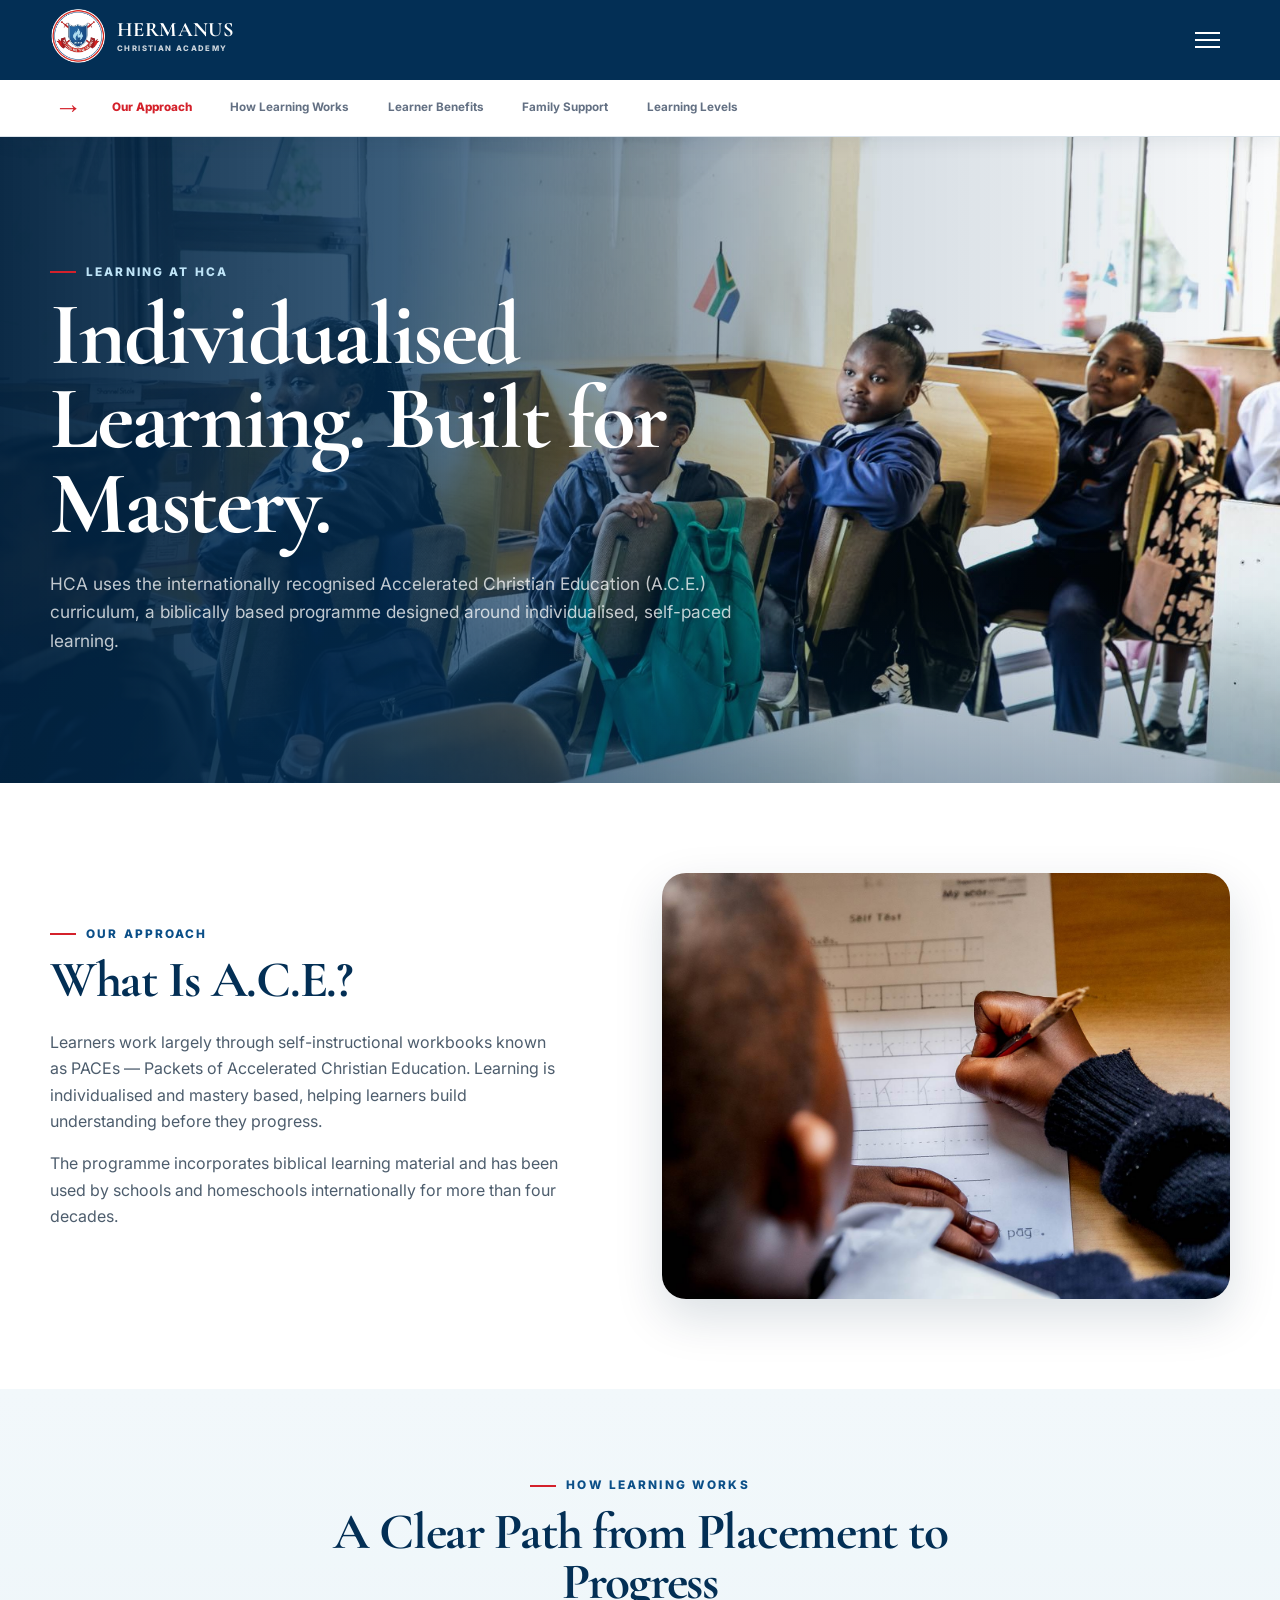
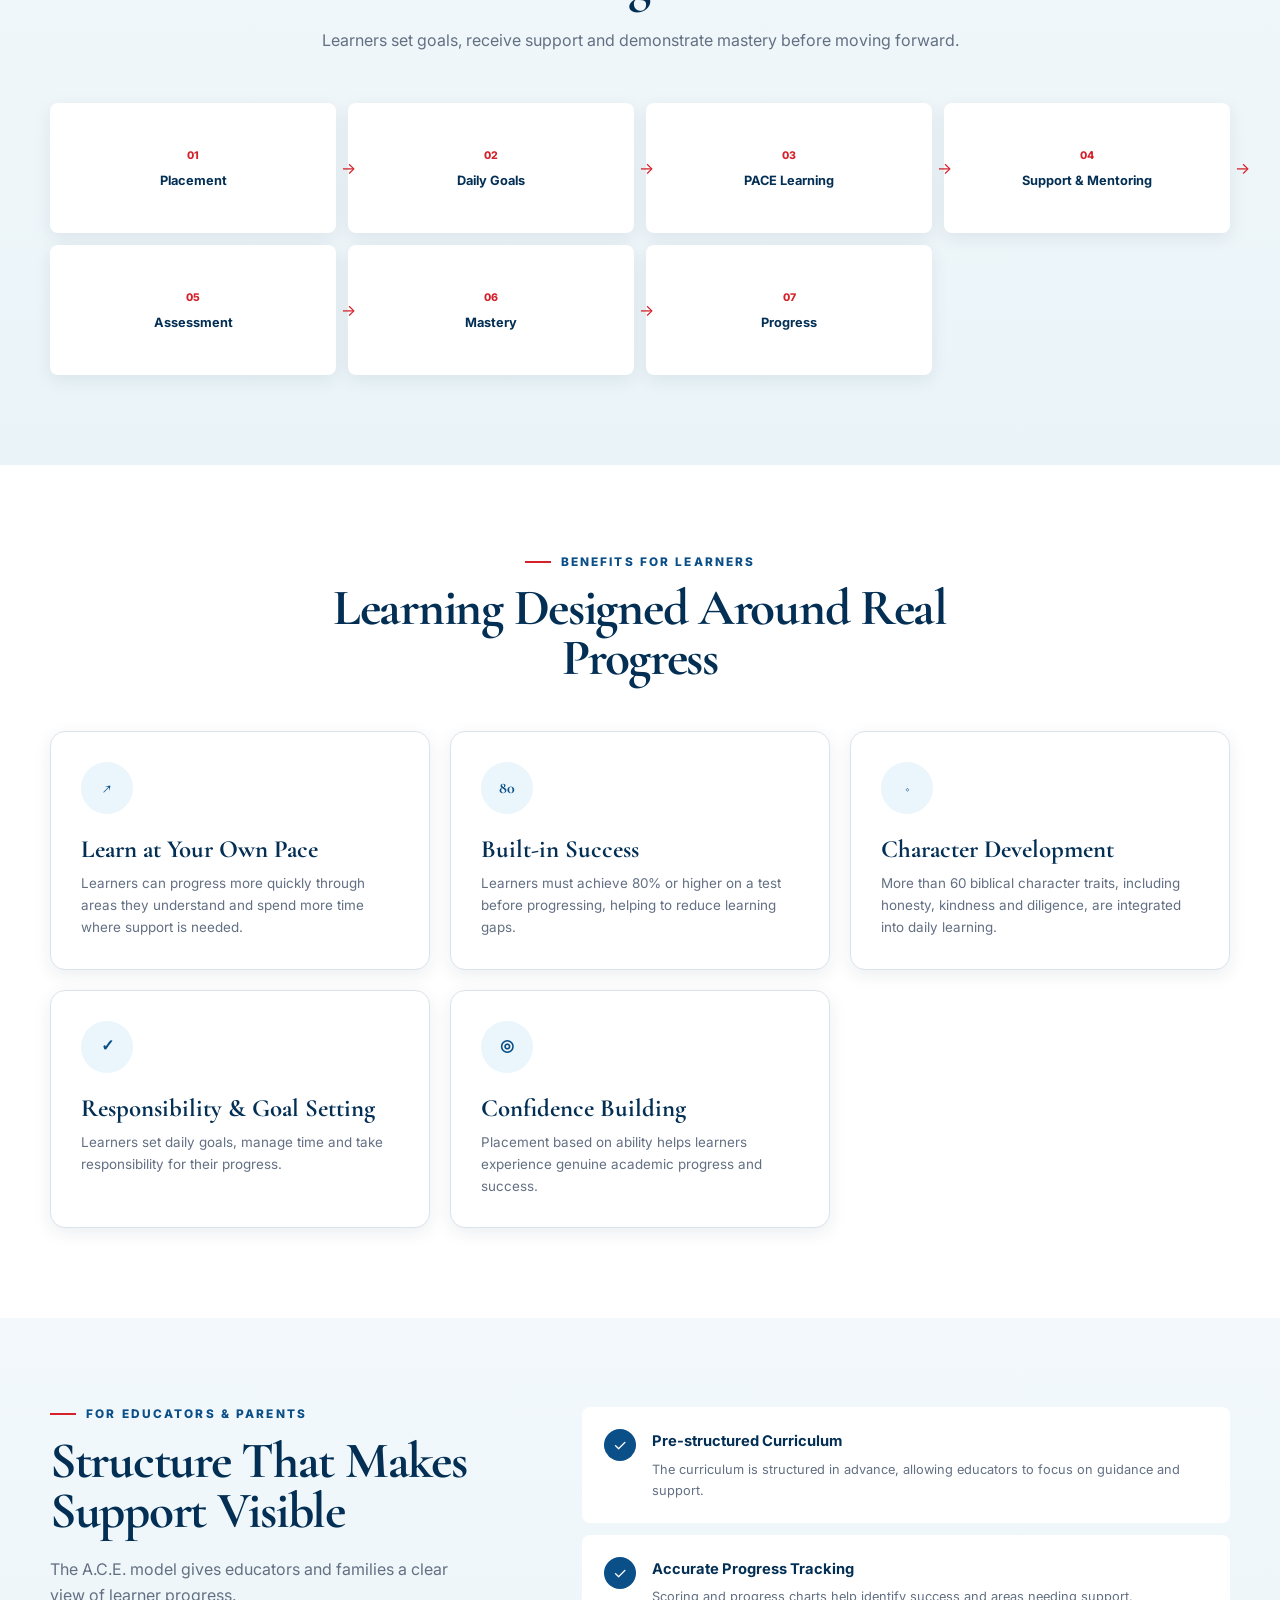
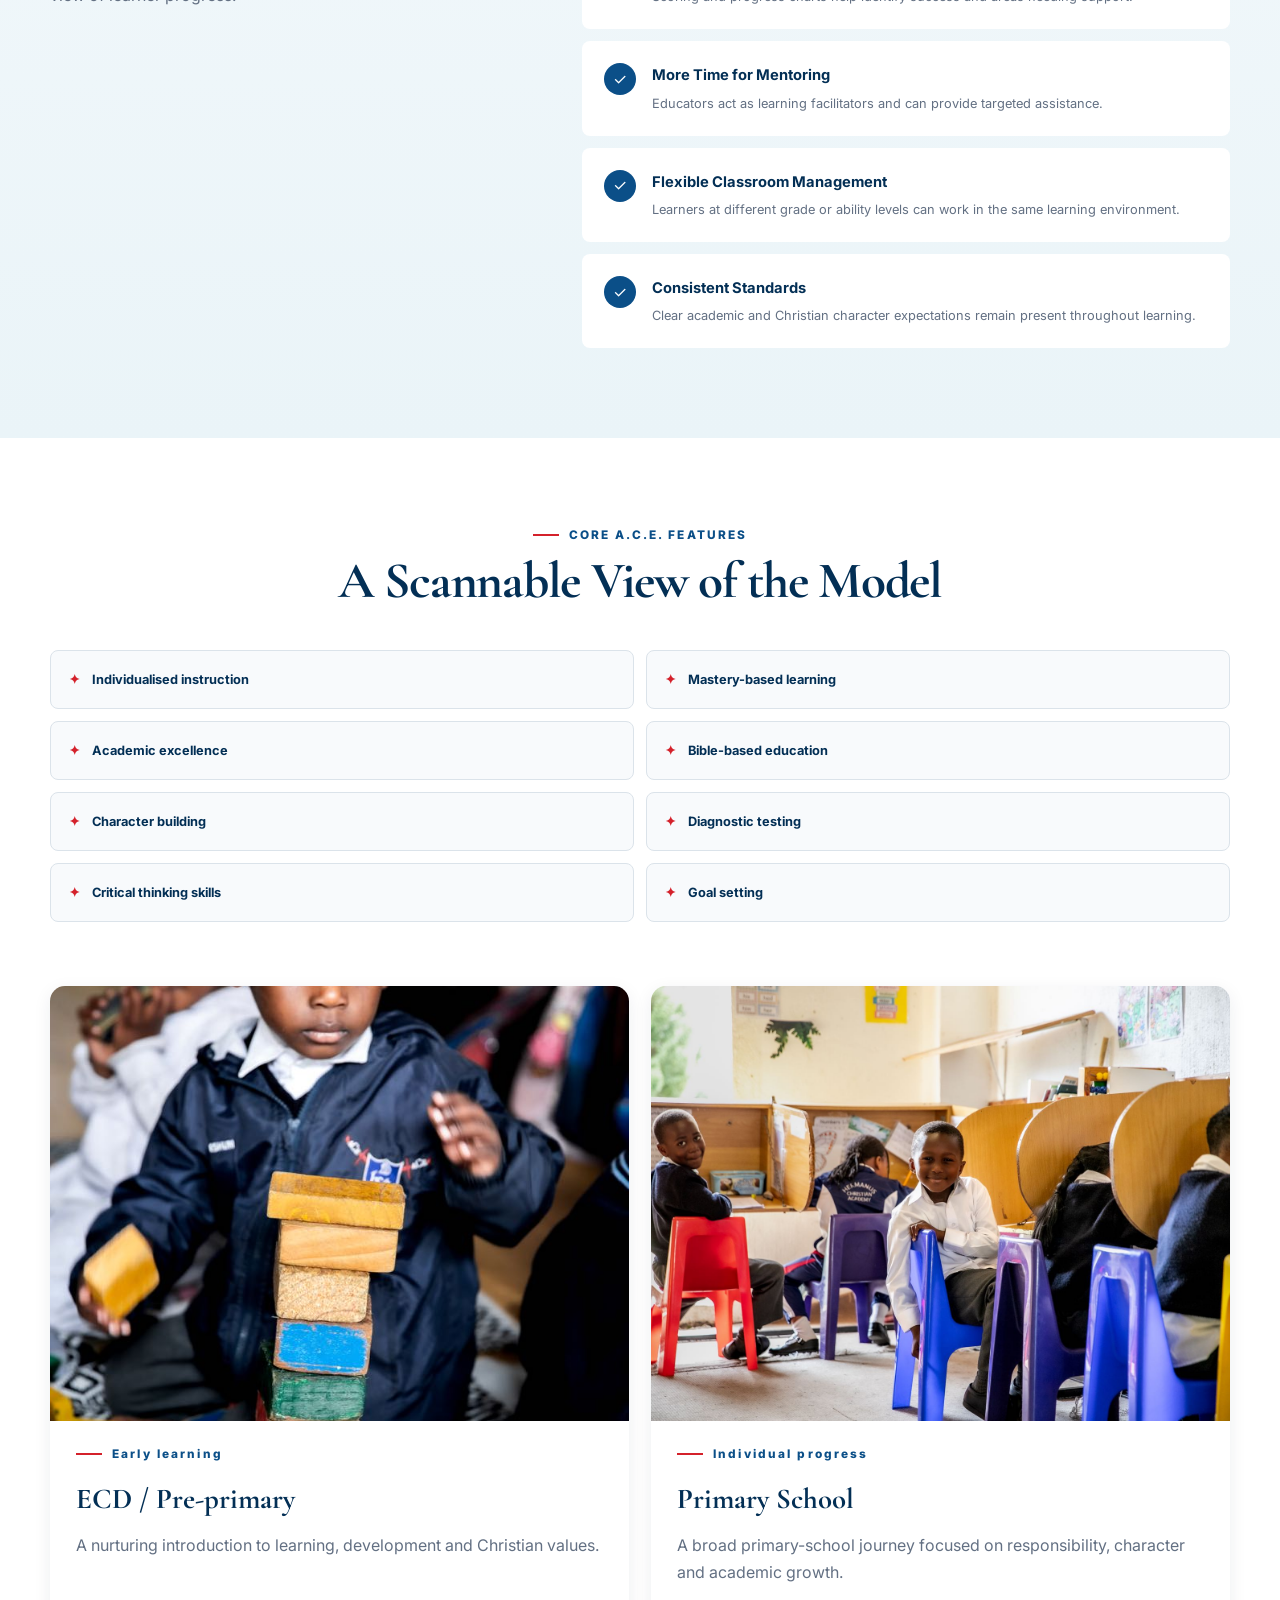
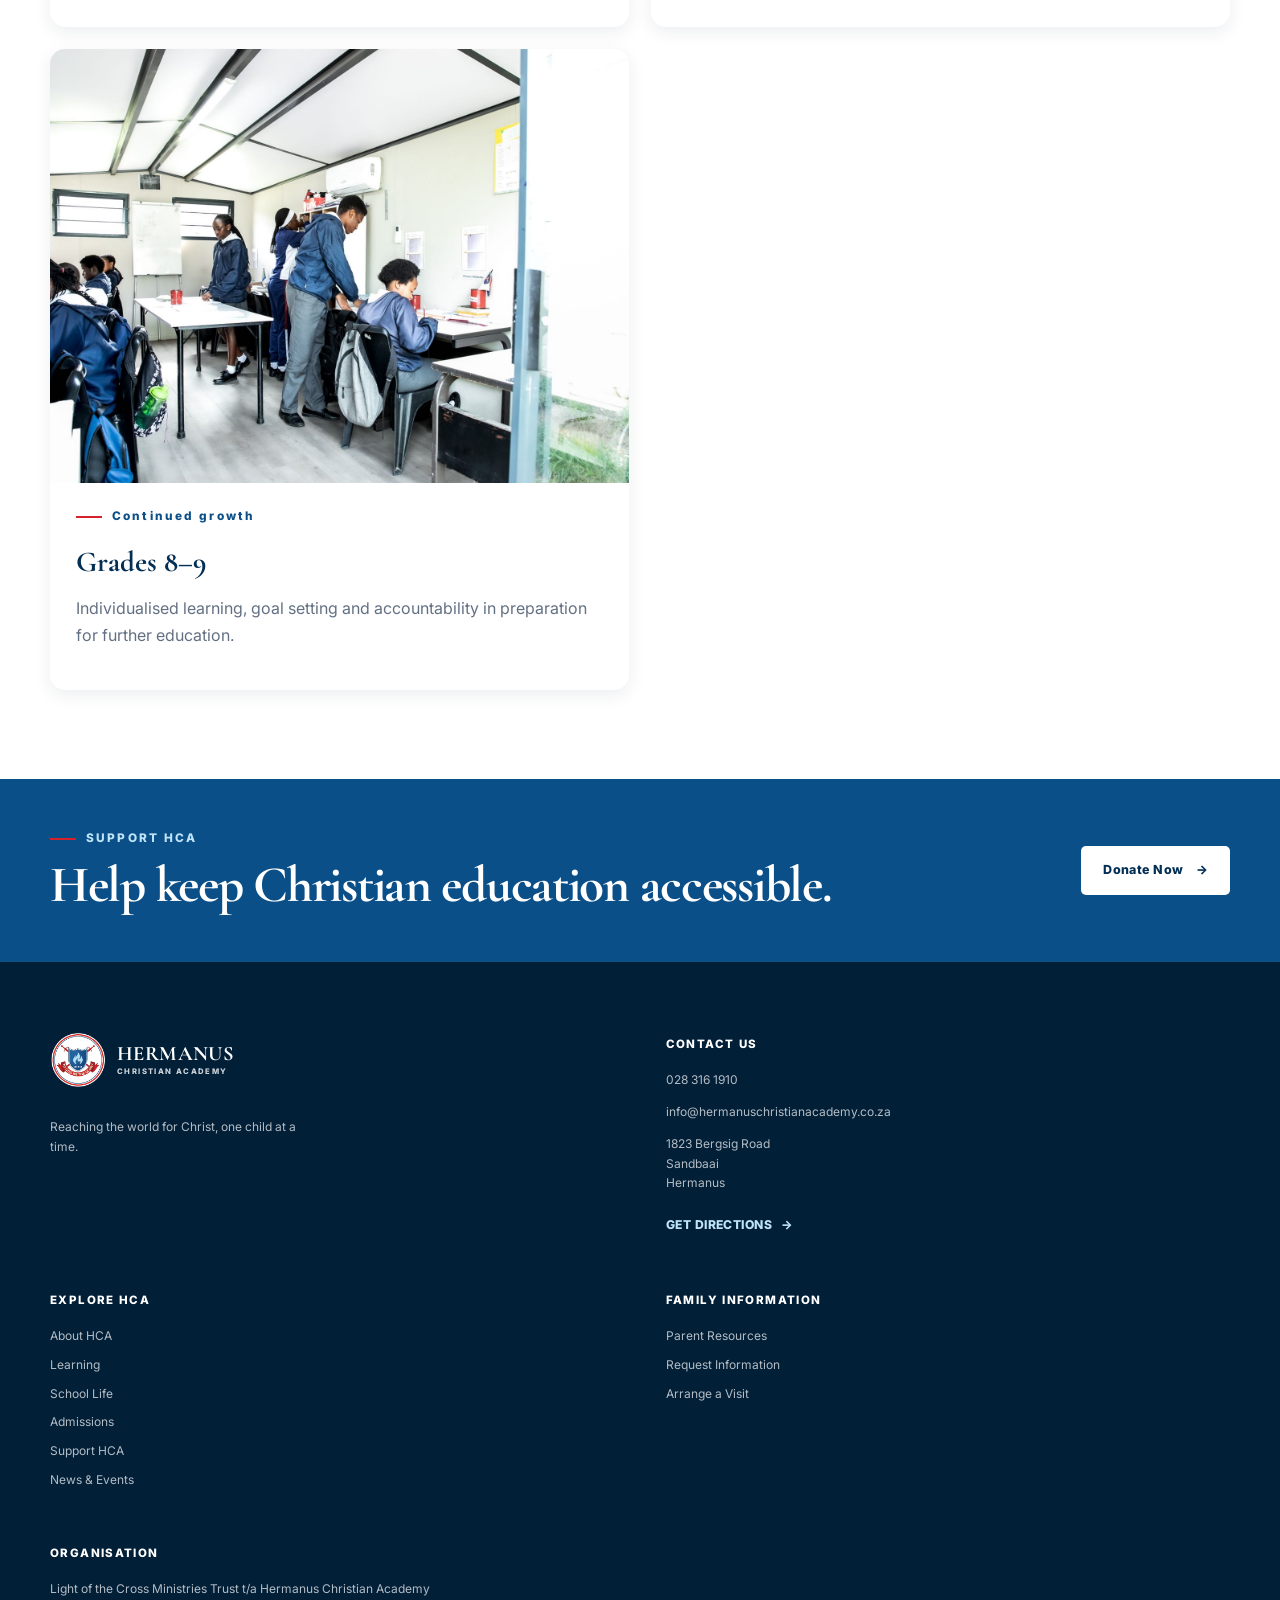
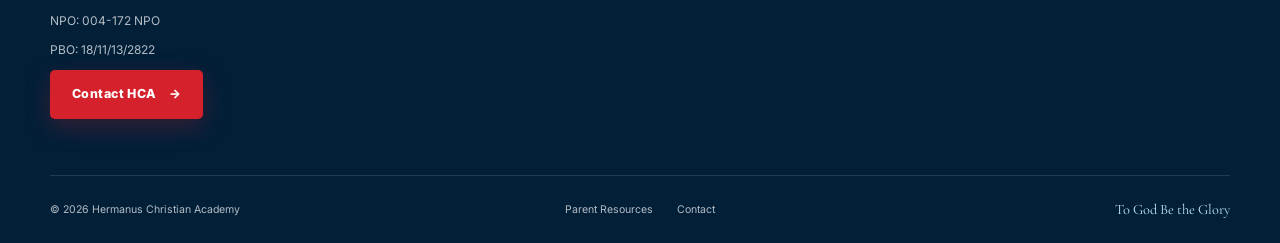
<file: learning.html>
<!doctype html>
<html lang="en" class="no-js">
<head>
  <meta charset="utf-8">
  <meta name="viewport" content="width=device-width, initial-scale=1">
  <!-- Google tag (gtag.js) -->
  <script async src="https://www.googletagmanager.com/gtag/js?id=G-VX5FZVVVYF"></script>
  <script>
    window.dataLayer = window.dataLayer || [];
    function gtag(){dataLayer.push(arguments);}
    gtag('js', new Date());

    gtag('config', 'G-VX5FZVVVYF');
  </script>
  <title>A.C.E. Curriculum &amp; Learning | Hermanus Christian Academy</title>
  <meta name="description" content="Explore HCA’s individualised, mastery-based A.C.E. learning approach from ECD / Pre-primary through Grade 9.">
  <link rel="stylesheet" href="css/styles.css?v=20260908c">
  <script defer src="js/hca-content.js?v=20260908c"></script>
  <script defer src="js/site.js?v=20260915i"></script>
</head>
<body data-page="learning">
  <a class="skip-link" href="#main-content">Skip to main content</a>
  <noscript><nav class="no-script-nav"><a href="index.html">Home</a><a href="contact.html">Contact HCA</a></nav></noscript>
  <div data-site-header></div>
  <main id="main-content" class="inner-page" data-internal-page>
    <p class="static-fallback">Hermanus Christian Academy · 1823 Bergsig Road, Sandbaai · +27 (0)28 316 1910</p>
  </main>
  <div data-site-footer></div>
</body>
</html>
</file>
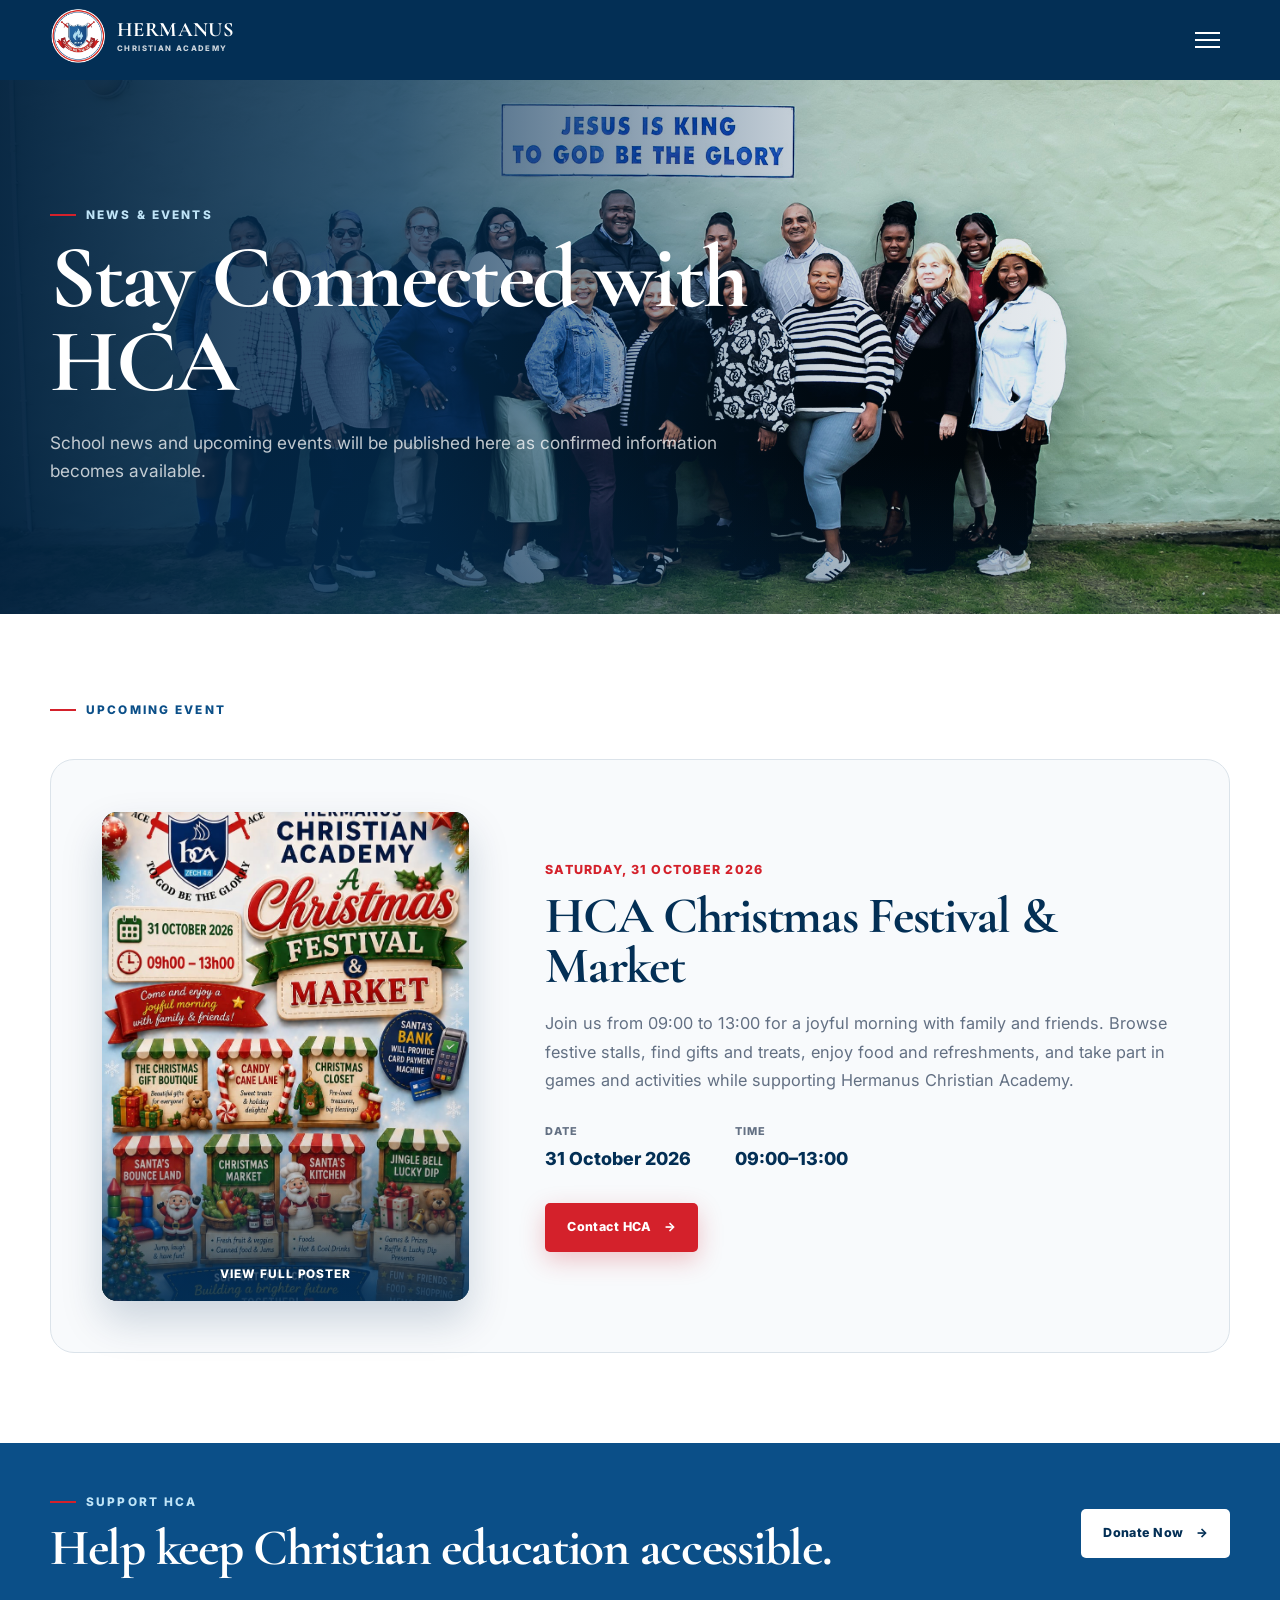
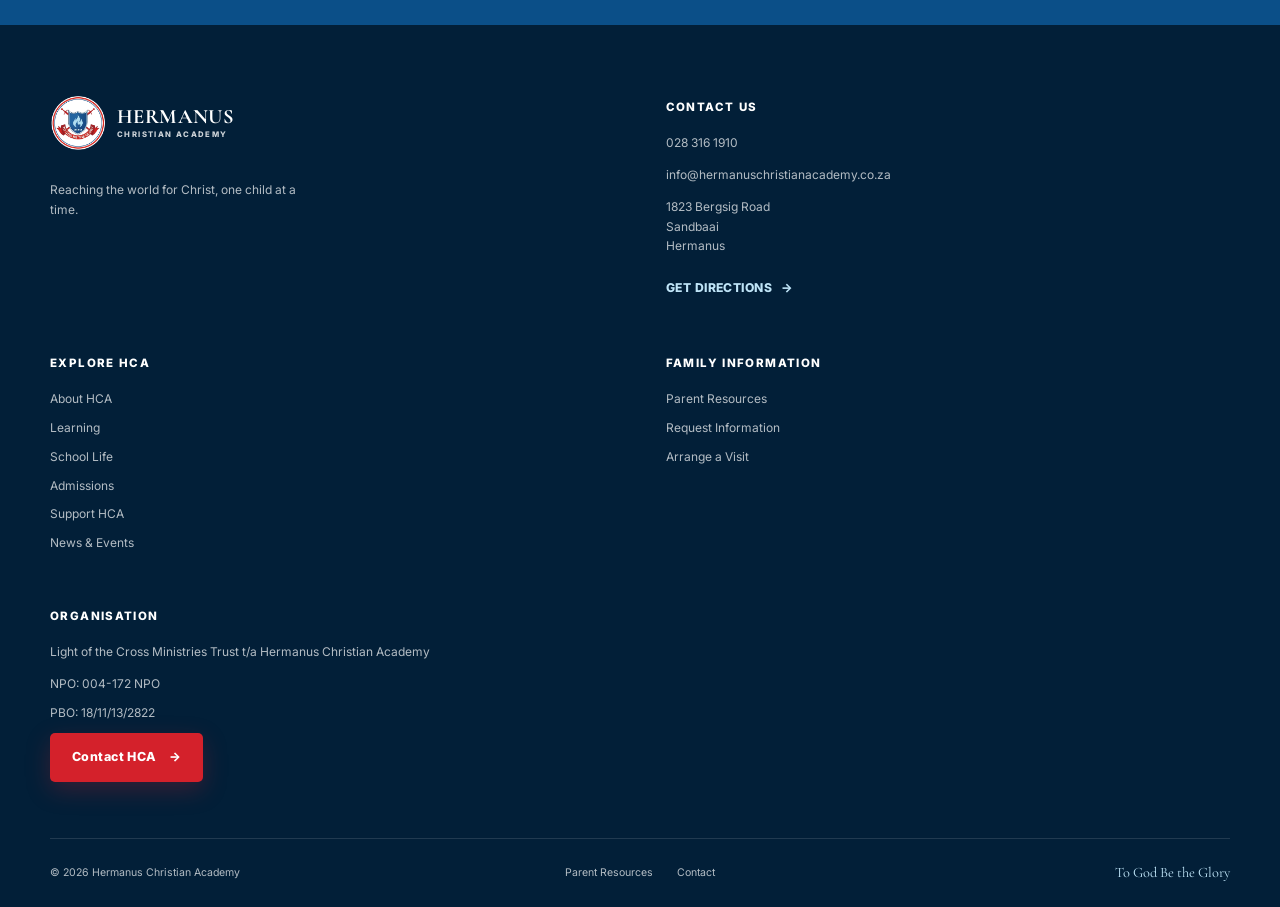
<file: news.html>
<!doctype html>
<html lang="en" class="no-js">
<head>
  <meta charset="utf-8">
  <meta name="viewport" content="width=device-width, initial-scale=1">
  <!-- Google tag (gtag.js) -->
  <script async src="https://www.googletagmanager.com/gtag/js?id=G-VX5FZVVVYF"></script>
  <script>
    window.dataLayer = window.dataLayer || [];
    function gtag(){dataLayer.push(arguments);}
    gtag('js', new Date());

    gtag('config', 'G-VX5FZVVVYF');
  </script>
  <title>News &amp; Events | Hermanus Christian Academy</title>
  <meta name="description" content="Read the latest news and upcoming events from Hermanus Christian Academy.">
  <link rel="stylesheet" href="css/styles.css?v=20260915g">
  <script defer src="js/hca-content.js?v=20260915e"></script>
  <script defer src="js/site.js?v=20260915i"></script>
</head>
<body data-page="news">
  <a class="skip-link" href="#main-content">Skip to main content</a>
  <noscript><nav class="no-script-nav"><a href="index.html">Home</a><a href="contact.html">Contact HCA</a></nav></noscript>
  <div data-site-header></div>
  <main id="main-content" class="inner-page" data-internal-page>
    <p class="static-fallback">Hermanus Christian Academy · 1823 Bergsig Road, Sandbaai · +27 (0)28 316 1910</p>
  </main>
  <div data-site-footer></div>
</body>
</html>
</file>
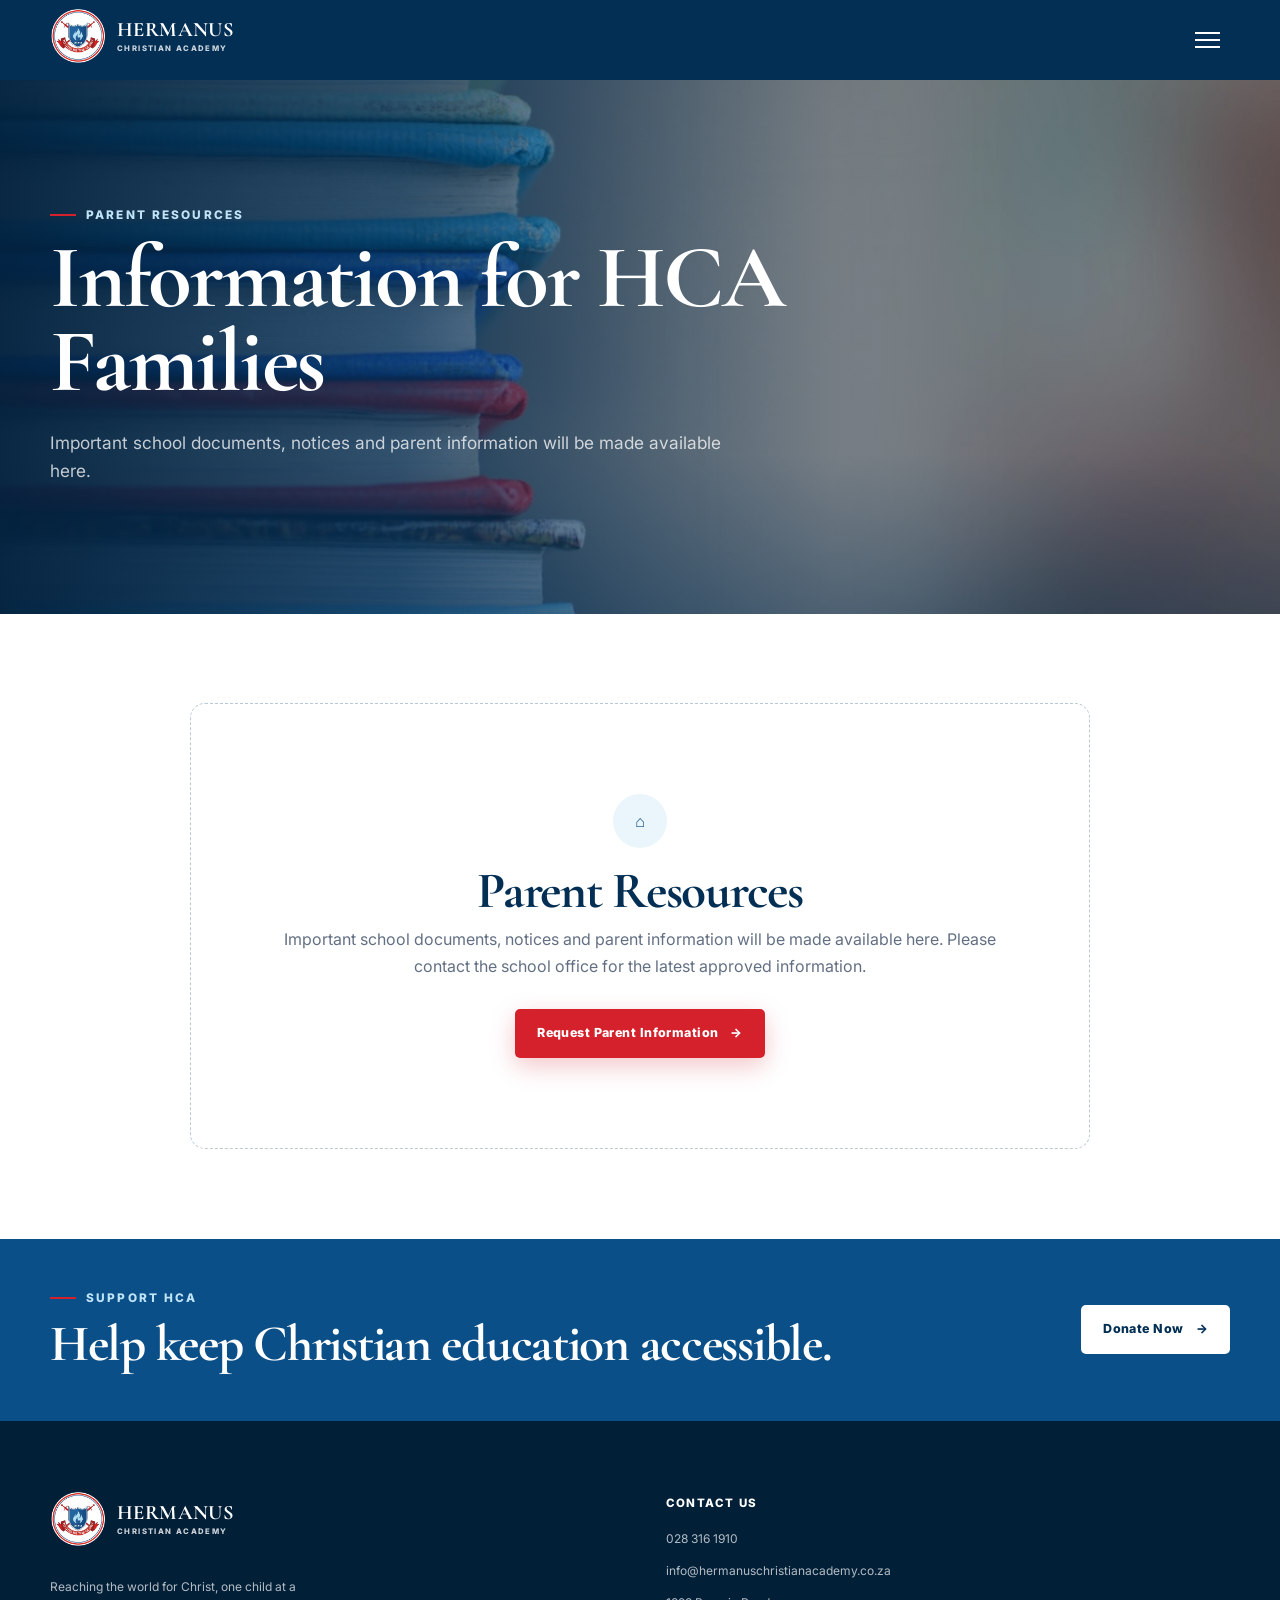
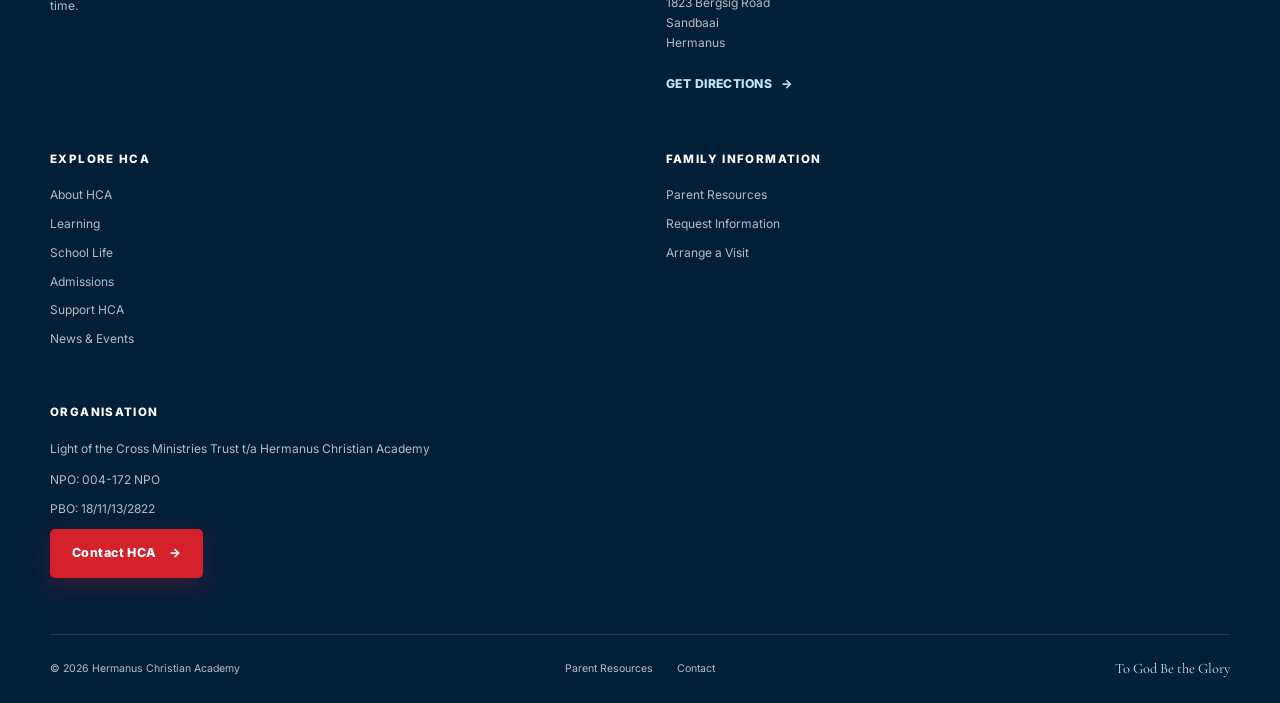
<file: parents.html>
<!doctype html>
<html lang="en" class="no-js">
<head>
  <meta charset="utf-8">
  <meta name="viewport" content="width=device-width, initial-scale=1">
  <!-- Google tag (gtag.js) -->
  <script async src="https://www.googletagmanager.com/gtag/js?id=G-VX5FZVVVYF"></script>
  <script>
    window.dataLayer = window.dataLayer || [];
    function gtag(){dataLayer.push(arguments);}
    gtag('js', new Date());

    gtag('config', 'G-VX5FZVVVYF');
  </script>
  <title>Parent Resources | Hermanus Christian Academy</title>
  <meta name="description" content="Find practical information and resources for Hermanus Christian Academy parents.">
  <link rel="stylesheet" href="css/styles.css?v=20260908c">
  <script defer src="js/hca-content.js?v=20260908c"></script>
  <script defer src="js/site.js?v=20260915i"></script>
</head>
<body data-page="parents">
  <a class="skip-link" href="#main-content">Skip to main content</a>
  <noscript><nav class="no-script-nav"><a href="index.html">Home</a><a href="contact.html">Contact HCA</a></nav></noscript>
  <div data-site-header></div>
  <main id="main-content" class="inner-page" data-internal-page>
    <p class="static-fallback">Hermanus Christian Academy · 1823 Bergsig Road, Sandbaai · +27 (0)28 316 1910</p>
  </main>
  <div data-site-footer></div>
</body>
</html>
</file>
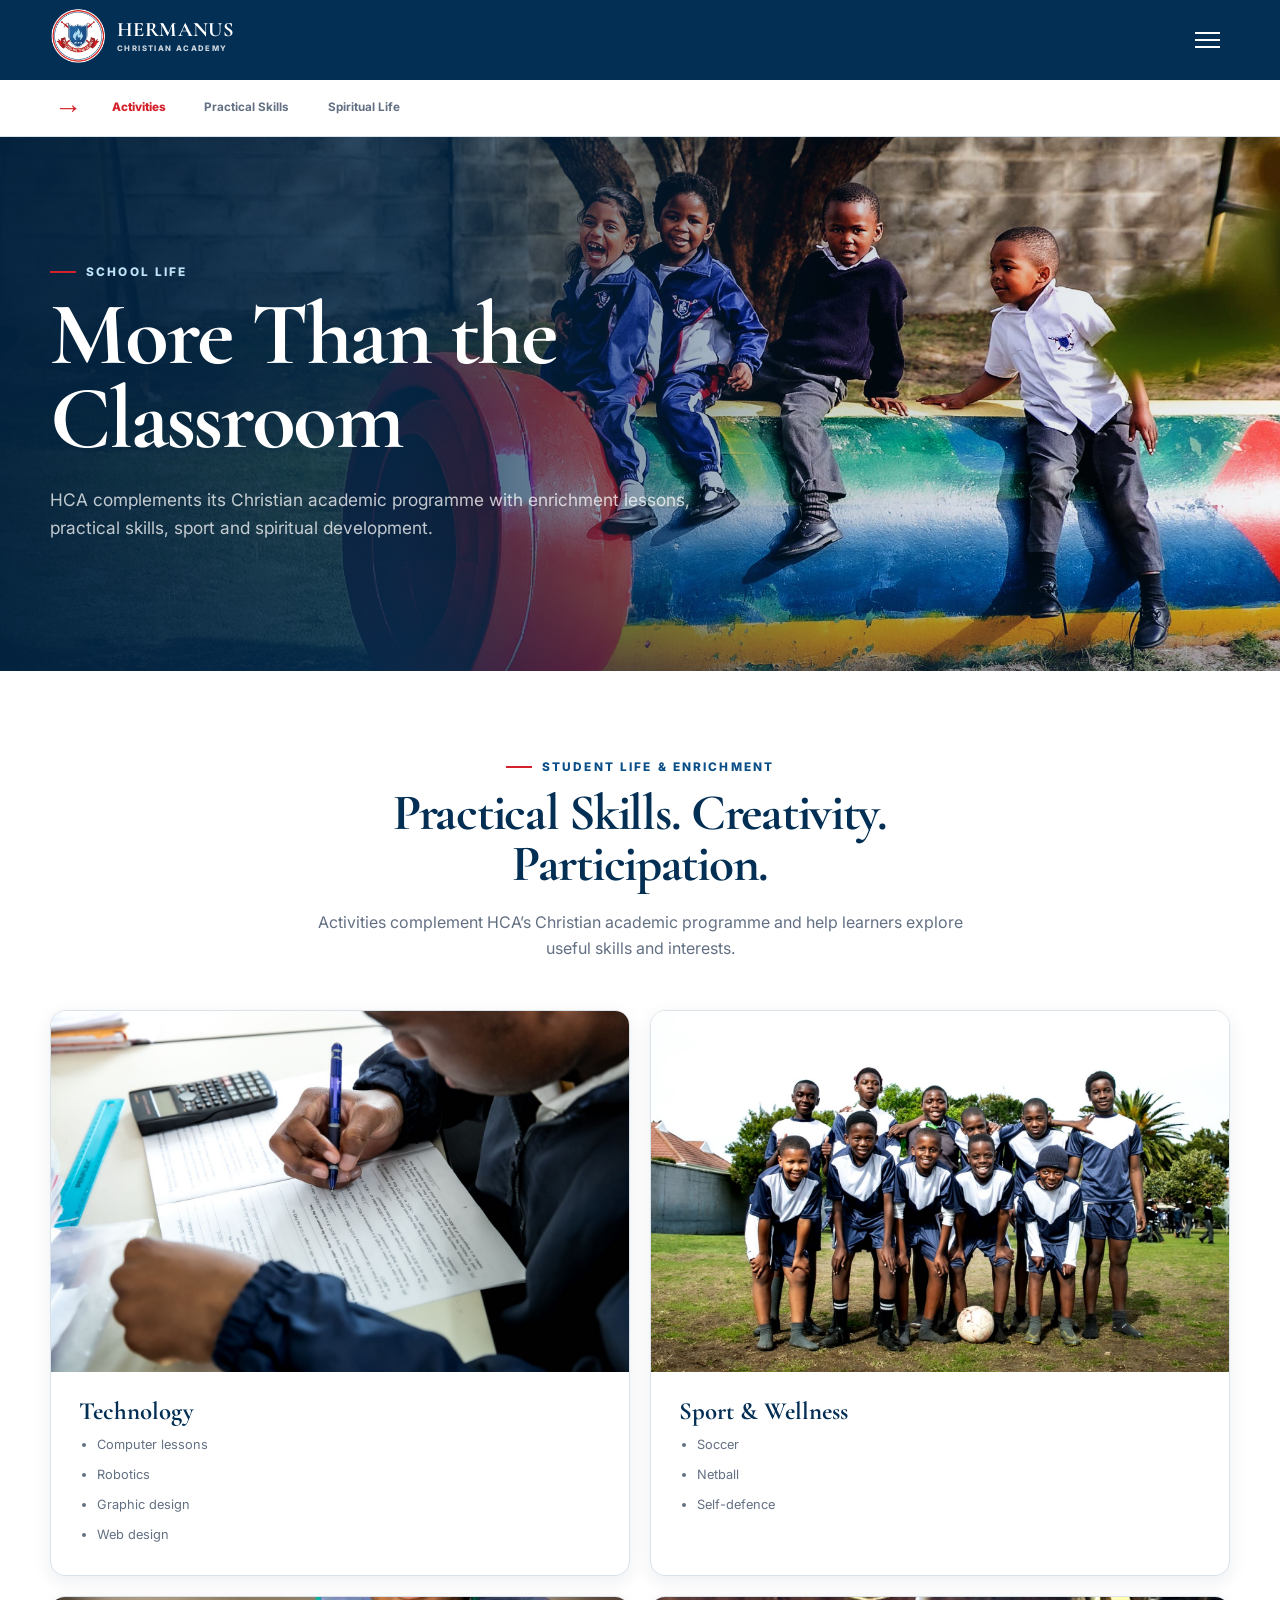
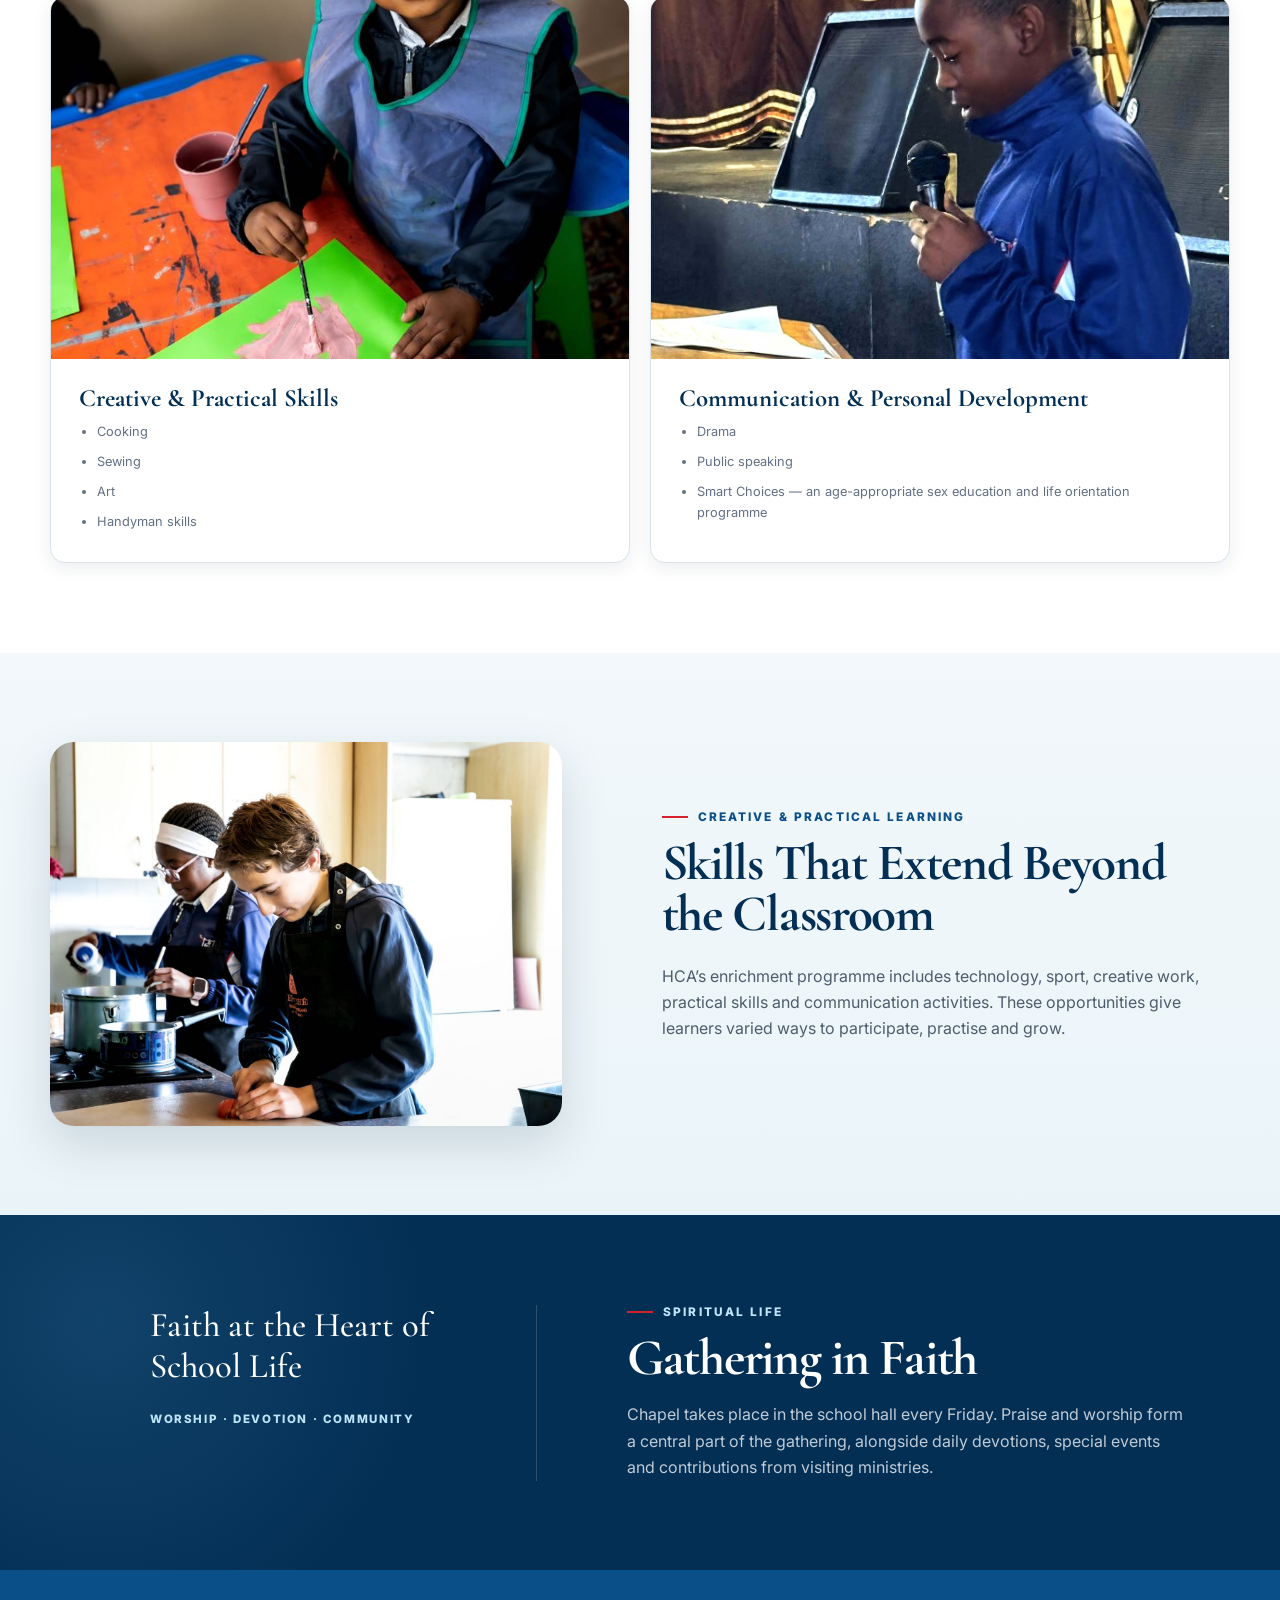
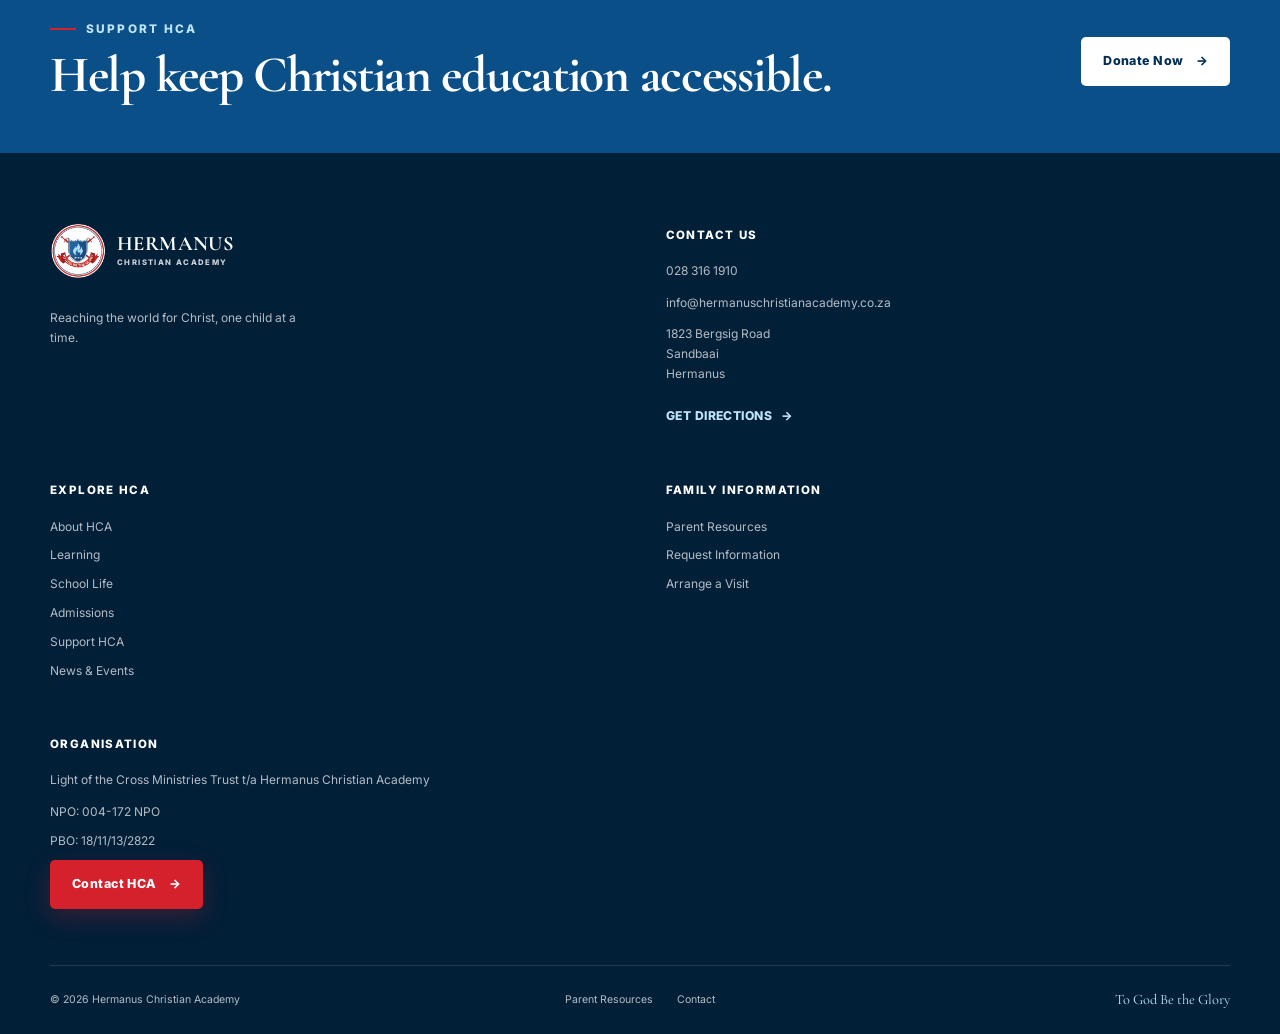
<file: school-life.html>
<!doctype html>
<html lang="en" class="no-js">
<head>
  <meta charset="utf-8">
  <meta name="viewport" content="width=device-width, initial-scale=1">
  <!-- Google tag (gtag.js) -->
  <script async src="https://www.googletagmanager.com/gtag/js?id=G-VX5FZVVVYF"></script>
  <script>
    window.dataLayer = window.dataLayer || [];
    function gtag(){dataLayer.push(arguments);}
    gtag('js', new Date());

    gtag('config', 'G-VX5FZVVVYF');
  </script>
  <title>School Life | Hermanus Christian Academy</title>
  <meta name="description" content="Explore school life, sport, creativity, faith and service at Hermanus Christian Academy.">
  <link rel="stylesheet" href="css/styles.css?v=20260908c">
  <script defer src="js/hca-content.js?v=20260909i"></script>
  <script defer src="js/site.js?v=20260915i"></script>
</head>
<body data-page="school-life">
  <a class="skip-link" href="#main-content">Skip to main content</a>
  <noscript><nav class="no-script-nav"><a href="index.html">Home</a><a href="contact.html">Contact HCA</a></nav></noscript>
  <div data-site-header></div>
  <main id="main-content" class="inner-page" data-internal-page>
    <p class="static-fallback">Hermanus Christian Academy · 1823 Bergsig Road, Sandbaai · +27 (0)28 316 1910</p>
  </main>
  <div data-site-footer></div>
</body>
</html>
</file>
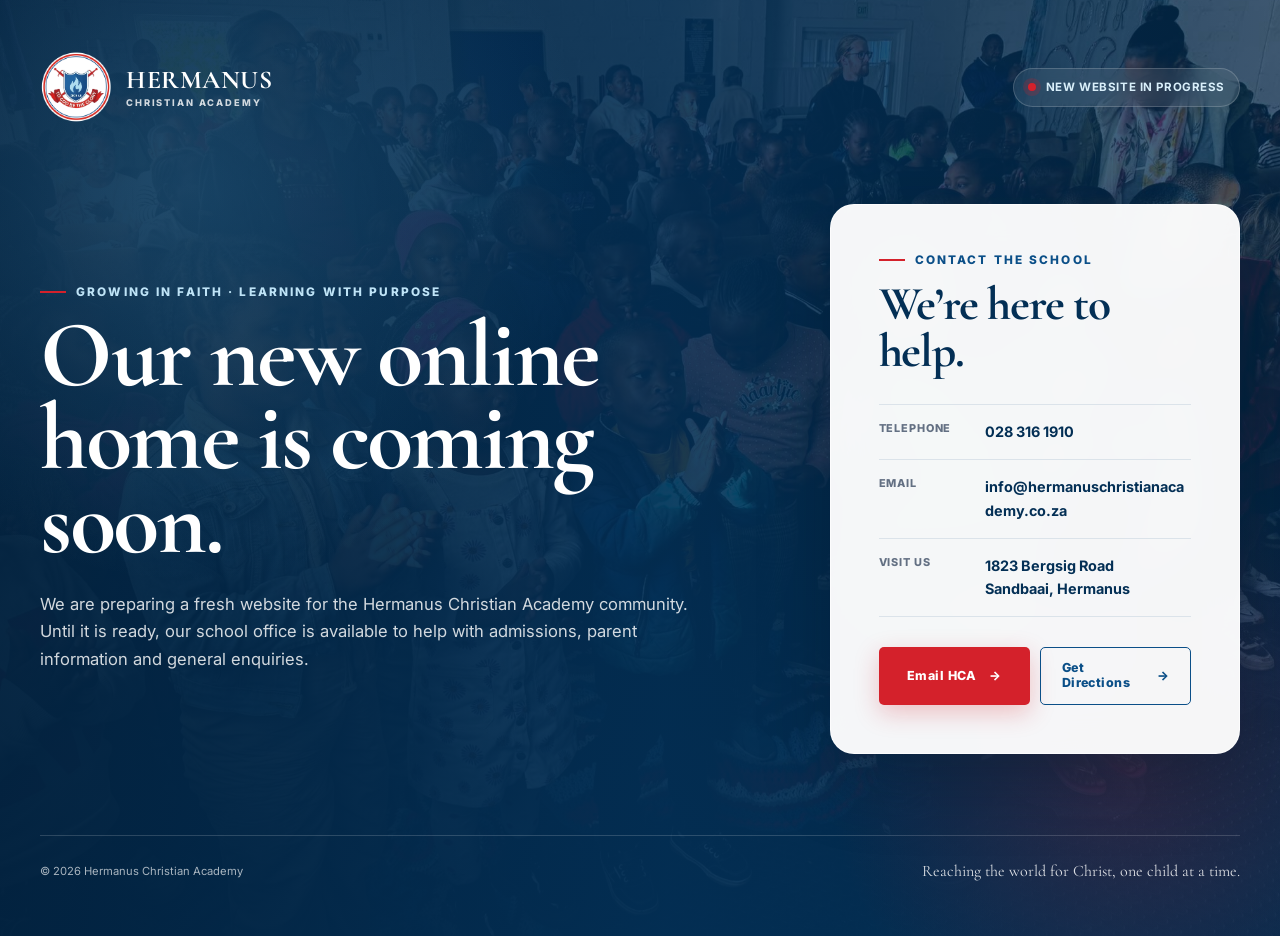
<file: splash.html>
<!doctype html>
<html lang="en">
<head>
  <meta charset="utf-8">
  <meta name="viewport" content="width=device-width, initial-scale=1">
  <!-- Google tag (gtag.js) -->
  <script async src="https://www.googletagmanager.com/gtag/js?id=G-VX5FZVVVYF"></script>
  <script>
    window.dataLayer = window.dataLayer || [];
    function gtag(){dataLayer.push(arguments);}
    gtag('js', new Date());

    gtag('config', 'G-VX5FZVVVYF');
  </script>
  <title>Coming Soon | Hermanus Christian Academy</title>
  <meta name="description" content="The new Hermanus Christian Academy website is coming soon. Contact the school in Sandbaai, Hermanus, for information and assistance.">
  <meta name="robots" content="index,follow">
  <link rel="stylesheet" href="css/styles.css?v=20260908c">
</head>
<body class="splash-page">
  <a class="skip-link" href="#main-content">Skip to main content</a>

  <main class="splash" id="main-content">
    <div class="splash__backdrop" aria-hidden="true"></div>
    <div class="splash__shell">
      <header class="splash__header">
        <div class="splash__brand" aria-label="Hermanus Christian Academy">
          <img src="assets/images/HCA-logo-round.png" alt="Hermanus Christian Academy crest" width="402" height="402">
          <span class="splash__brand-words"><strong>Hermanus</strong><span>Christian Academy</span></span>
        </div>
        <span class="splash__status"><i aria-hidden="true"></i> New website in progress</span>
      </header>

      <section class="splash__content" aria-labelledby="splash-title">
        <div class="splash__intro">
          <p class="eyebrow eyebrow--light"><span></span>GROWING IN FAITH · LEARNING WITH PURPOSE</p>
          <h1 id="splash-title">Our new online home is coming soon.</h1>
          <p>We are preparing a fresh website for the Hermanus Christian Academy community. Until it is ready, our school office is available to help with admissions, parent information and general enquiries.</p>
        </div>

        <aside class="splash__contact" aria-labelledby="contact-title">
          <p class="eyebrow"><span></span>CONTACT THE SCHOOL</p>
          <h2 id="contact-title">We’re here to help.</h2>
          <dl class="splash__details">
            <div>
              <dt>Telephone</dt>
              <dd><a href="tel:+27283161910">028 316 1910</a></dd>
            </div>
            <div>
              <dt>Email</dt>
              <dd><a href="mailto:info@hermanuschristianacademy.co.za">info@hermanuschristianacademy.co.za</a></dd>
            </div>
            <div>
              <dt>Visit us</dt>
              <dd>1823 Bergsig Road<br>Sandbaai, Hermanus</dd>
            </div>
          </dl>
          <div class="splash__actions">
            <a class="button button--primary" href="mailto:info@hermanuschristianacademy.co.za">Email HCA <span aria-hidden="true">→</span></a>
            <a class="button button--outline" href="https://maps.google.com/?q=1823+Bergsig+Road+Sandbaai+Hermanus">Get Directions <span aria-hidden="true">→</span></a>
          </div>
        </aside>
      </section>

      <footer class="splash__footer">
        <p>© 2026 Hermanus Christian Academy</p>
        <p>Reaching the world for Christ, one child at a time.</p>
      </footer>
    </div>
  </main>
</body>
</html>
</file>
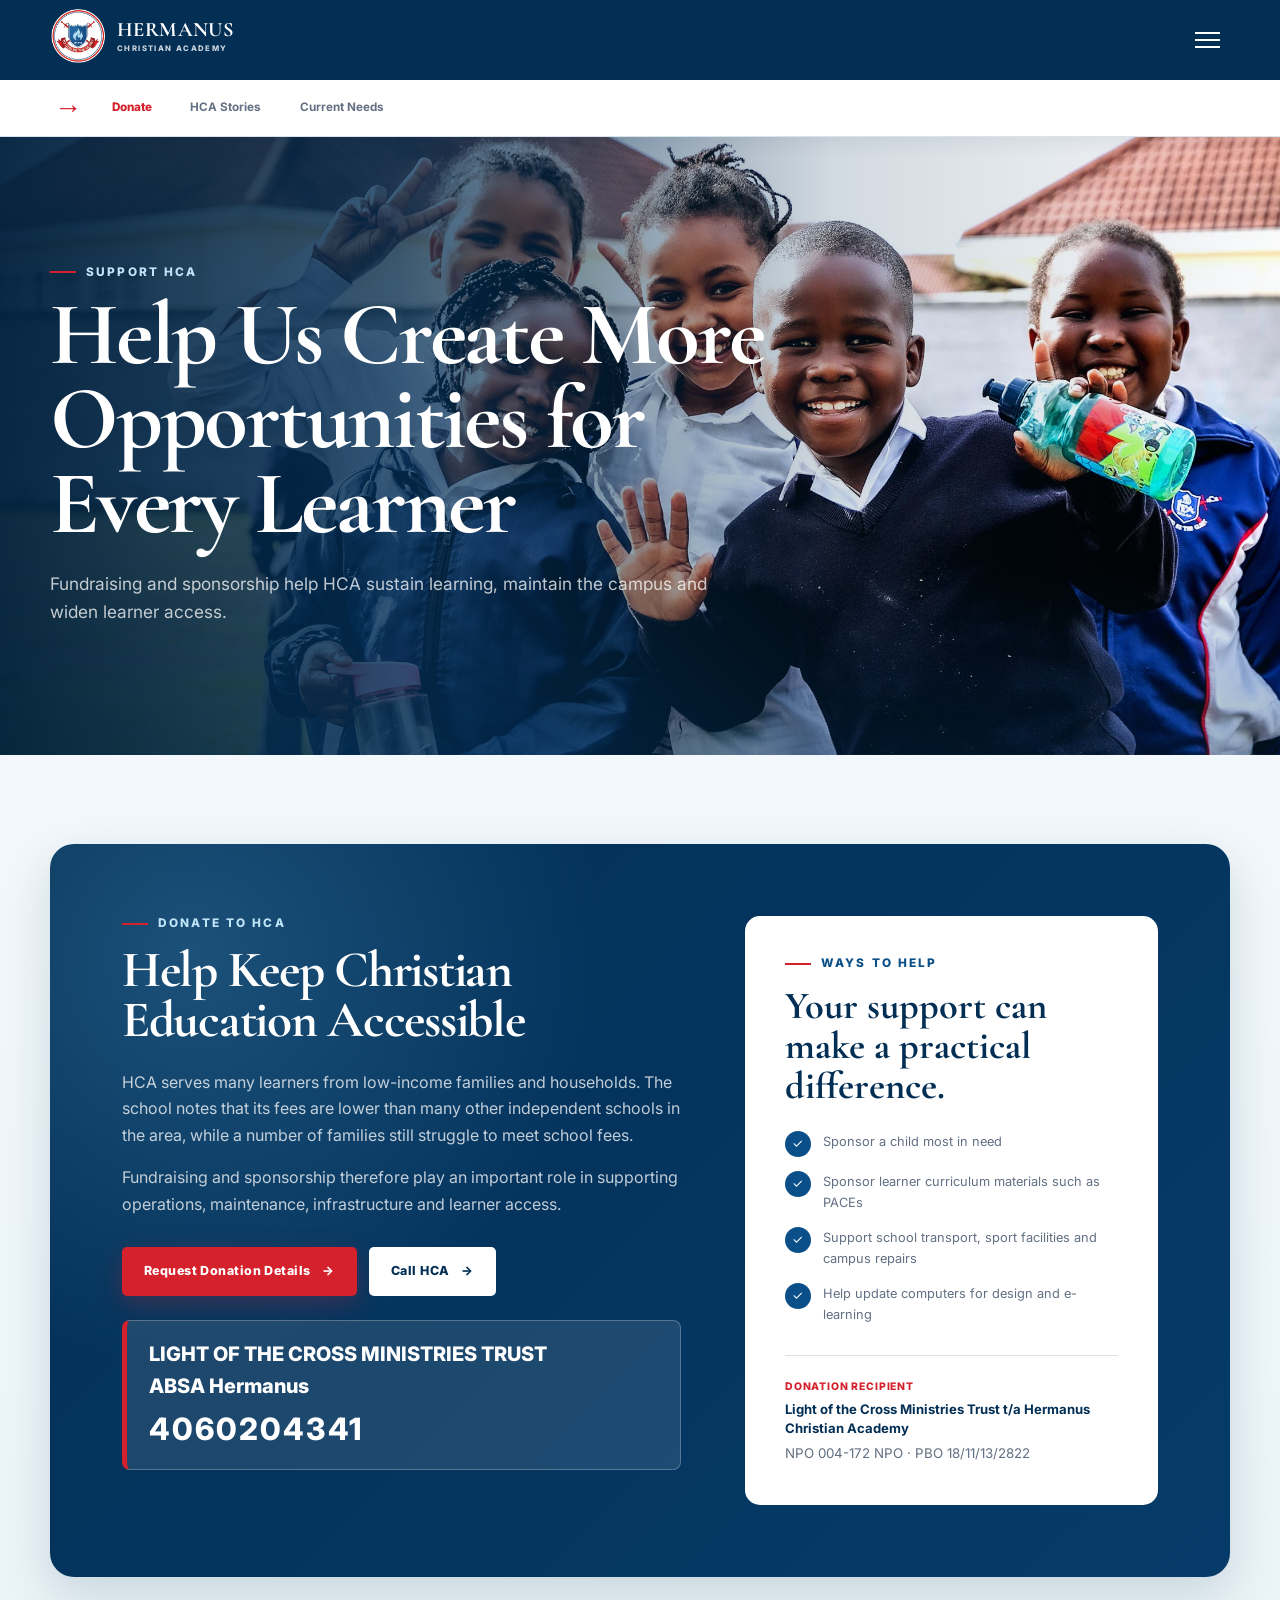
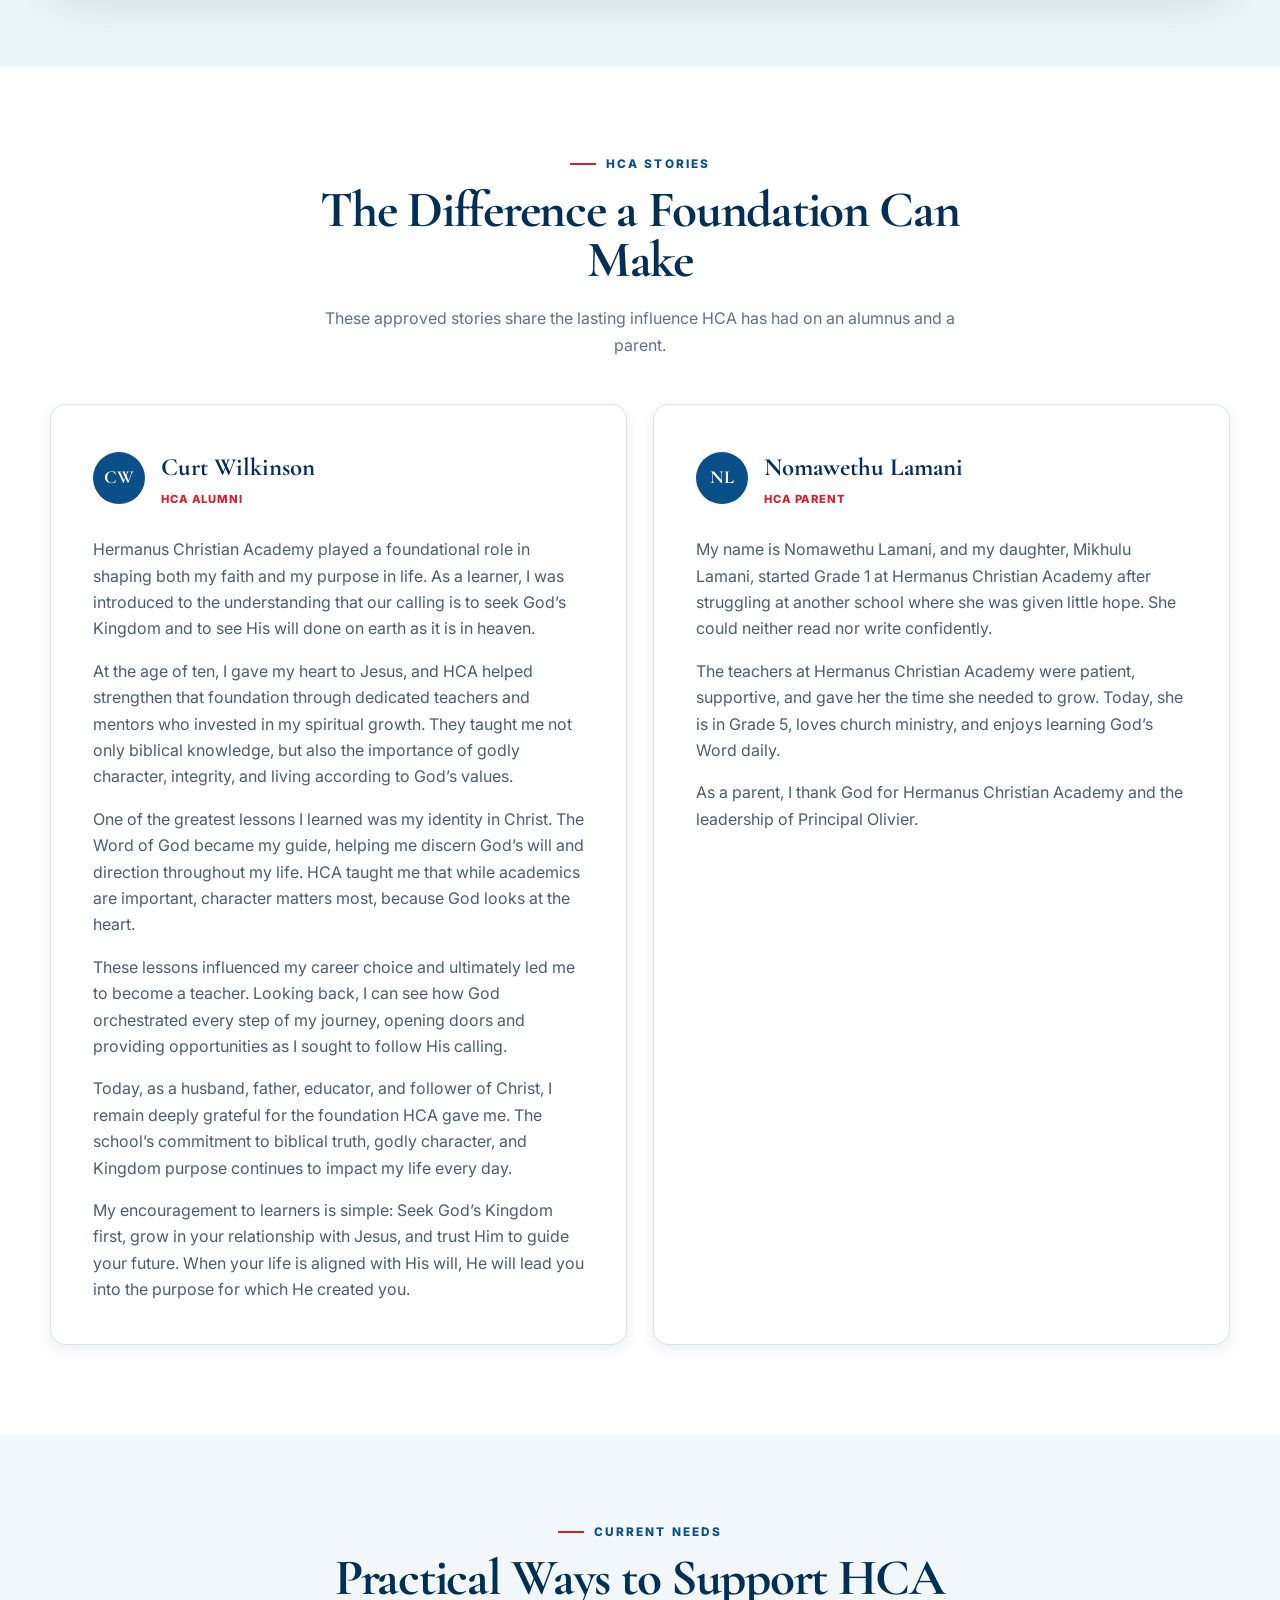
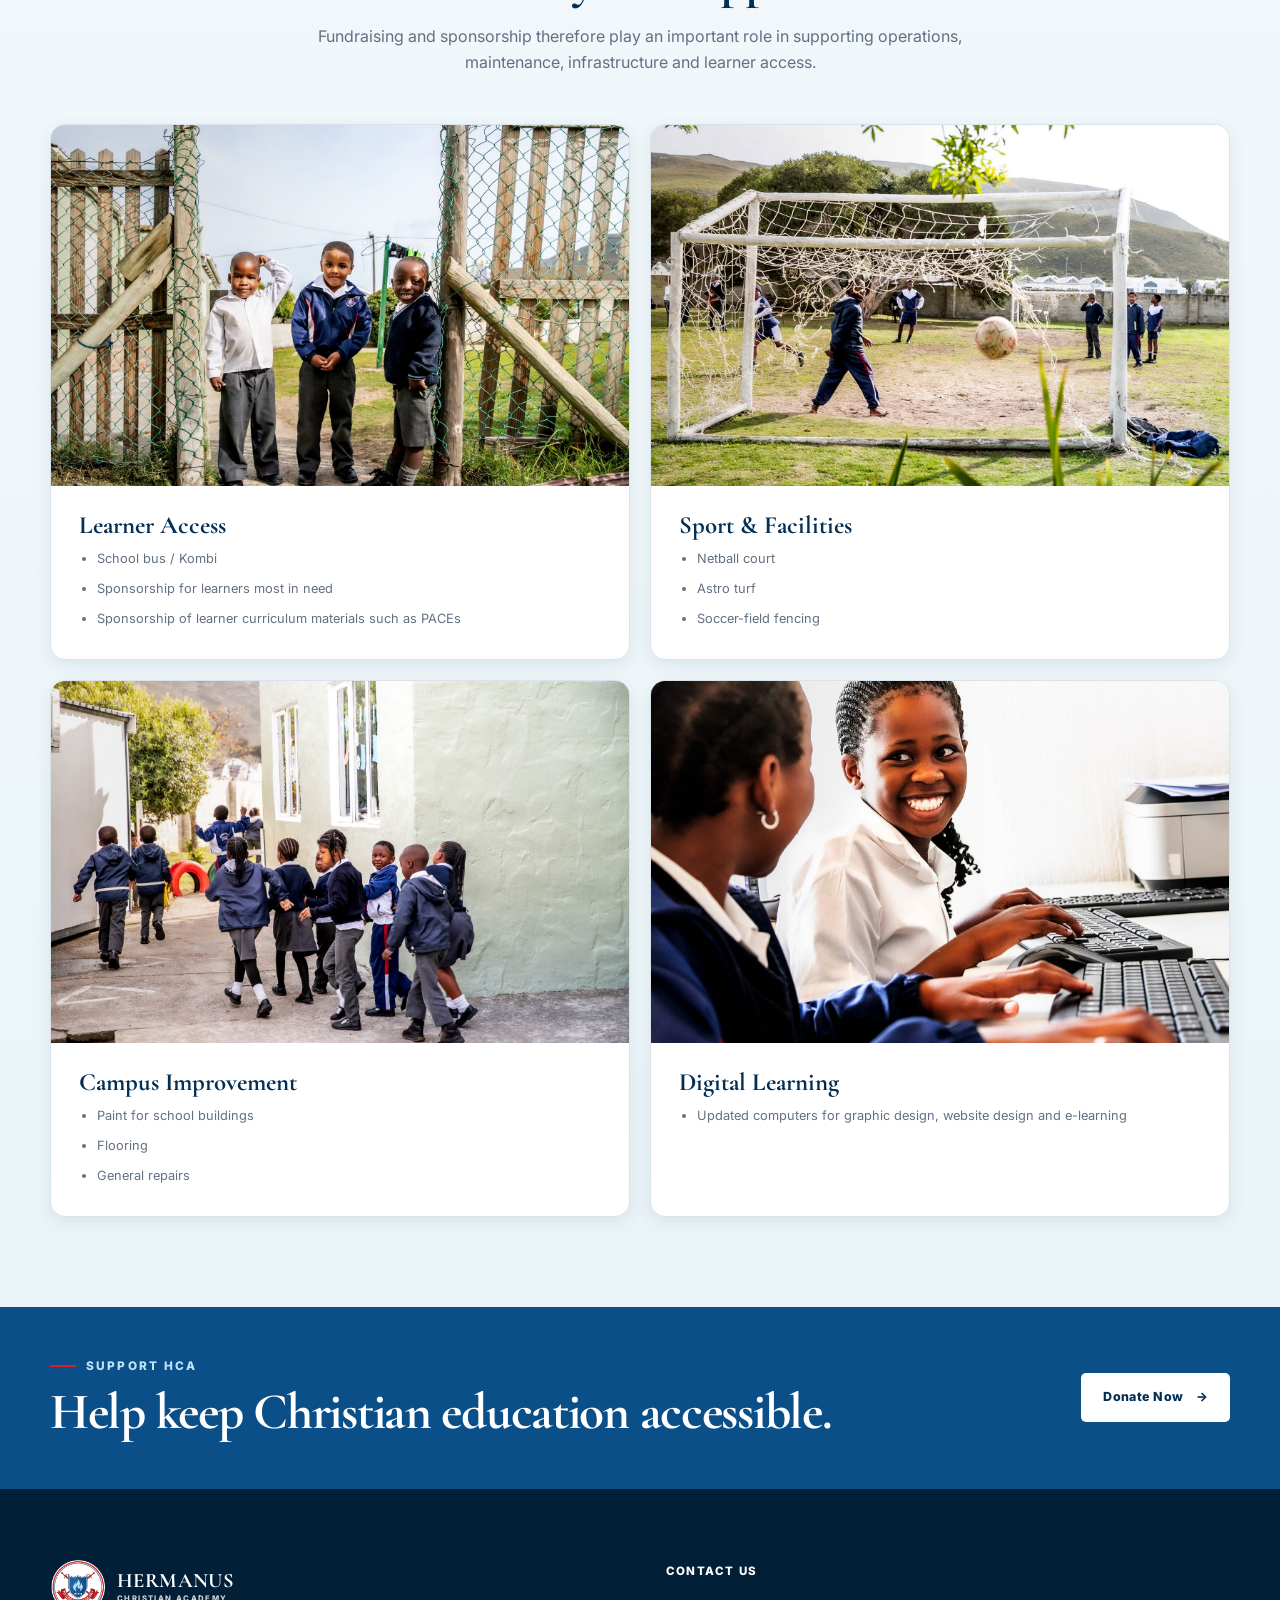
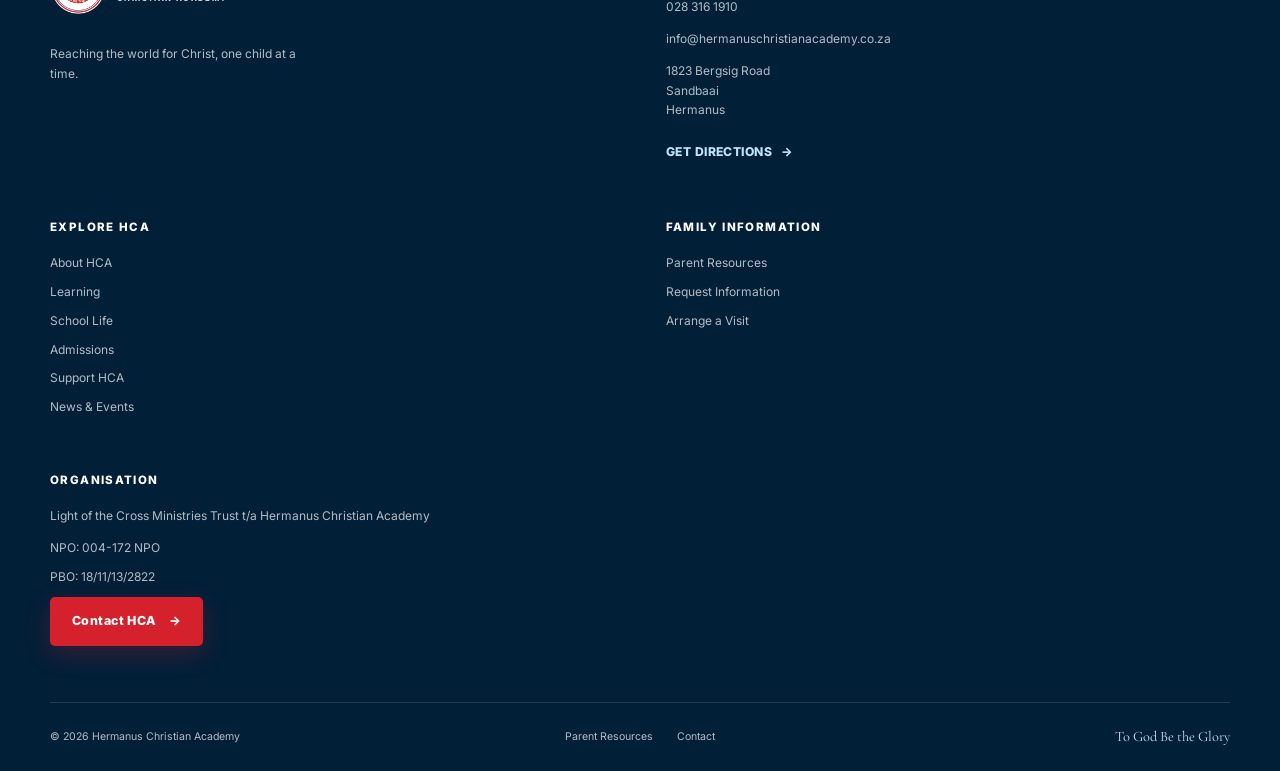
<file: support.html>
<!doctype html>
<html lang="en" class="no-js">
<head>
  <meta charset="utf-8">
  <meta name="viewport" content="width=device-width, initial-scale=1">
  <!-- Google tag (gtag.js) -->
  <script async src="https://www.googletagmanager.com/gtag/js?id=G-VX5FZVVVYF"></script>
  <script>
    window.dataLayer = window.dataLayer || [];
    function gtag(){dataLayer.push(arguments);}
    gtag('js', new Date());

    gtag('config', 'G-VX5FZVVVYF');
  </script>
  <title>Support HCA | Hermanus Christian Academy</title>
  <meta name="description" content="Donate to Hermanus Christian Academy and learn about current learner-access, transport, facility, campus and digital-learning needs.">
  <link rel="stylesheet" href="css/styles.css?v=20260910b">
  <script defer src="js/hca-content.js?v=20260909f"></script>
  <script defer src="js/site.js?v=20260915i"></script>
</head>
<body data-page="support">
  <a class="skip-link" href="#main-content">Skip to main content</a>
  <noscript><nav class="no-script-nav"><a href="index.html">Home</a><a href="contact.html">Contact HCA</a></nav></noscript>
  <div data-site-header></div>
  <main id="main-content" class="inner-page" data-internal-page>
    <p class="static-fallback">Support Hermanus Christian Academy · Contact 028 316 1910</p>
  </main>
  <div data-site-footer></div>
</body>
</html>
</file>
<file: css/styles.css>
@import url("https://fonts.googleapis.com/css2?family=Cormorant+Garamond:wght@500;600;700&family=Inter:wght@400;500;600;700&display=swap");

:root {
  --color-primary: #0b4f88;
  --color-primary-dark: #063b69;
  --color-primary-deep: #032f55;
  --color-secondary: #69b7e3;
  --color-secondary-light: #eaf6fb;
  --color-accent: #d4212b;
  --color-accent-dark: #ac1720;
  --color-white: #ffffff;
  --color-off-white: #f8fafc;
  --color-light-grey: #edf2f6;
  --color-mid-grey: #637083;
  --color-dark: #1a2633;
  --color-border: #dbe3ea;
  --font-heading: "Cormorant Garamond", Georgia, serif;
  --font-body: "Inter", Arial, sans-serif;
  --container-width: 1180px;
  --container-wide: 1320px;
  --page-padding: clamp(20px, 4vw, 40px);
  --section-space: clamp(64px, 7vw, 96px);
  --radius-small: 8px;
  --radius-medium: 15px;
  --radius-large: 24px;
  --shadow-small: 0 5px 18px rgba(10, 42, 70, 0.08);
  --shadow-medium: 0 18px 48px rgba(10, 42, 70, 0.15);
  --transition-fast: 160ms ease;
  --transition-base: 240ms ease;
  --header-height: 90px;
  --sticky-header-offset: var(--header-height);
}

*,
*::before,
*::after {
  box-sizing: border-box;
}

html {
  scroll-behavior: smooth;
}

body {
  margin: 0;
  color: var(--color-dark);
  background: var(--color-white);
  font-family: var(--font-body);
  font-size: 16px;
  line-height: 1.65;
  -webkit-font-smoothing: antialiased;
}

.no-script-nav {
  display: flex;
  flex-wrap: wrap;
  gap: 16px;
  padding: 16px var(--page-padding);
  color: var(--color-white);
  background: var(--color-primary-deep);
  font-weight: 700;
}

.static-fallback {
  min-height: 50vh;
  margin: 0;
  padding: 80px var(--page-padding);
  color: var(--color-white);
  background: var(--color-primary-deep);
  text-align: center;
}

body.menu-open {
  overflow: hidden;
  --sticky-header-offset: 76px;
}

body.header-is-compact {
  --sticky-header-offset: 76px;
}

a {
  color: inherit;
  text-decoration: none;
}

img {
  display: block;
  max-width: 100%;
}

button,
input {
  font: inherit;
}

button,
a {
  -webkit-tap-highlight-color: transparent;
}

:focus-visible {
  outline: 3px solid #ffcf57;
  outline-offset: 4px;
}

.skip-link {
  position: fixed;
  inset-block-start: 12px;
  inset-inline-start: 12px;
  z-index: 1000;
  transform: translateY(-150%);
  padding: 10px 16px;
  background: var(--color-white);
  color: var(--color-primary-deep);
  border-radius: var(--radius-small);
  font-weight: 700;
}

.skip-link:focus {
  transform: none;
}

.container {
  width: min(calc(100% - (var(--page-padding) * 2)), var(--container-width));
  margin-inline: auto;
}

.section {
  padding-block: var(--section-space);
}

.eyebrow {
  display: flex;
  align-items: center;
  gap: 10px;
  margin: 0 0 14px;
  color: var(--color-primary);
  font-size: 0.74rem;
  font-weight: 800;
  letter-spacing: 0.18em;
  line-height: 1.2;
}

.eyebrow > span {
  width: 26px;
  height: 2px;
  background: var(--color-accent);
}

.eyebrow--light {
  color: #bfe4f7;
}

h1,
h2,
h3,
p {
  margin-block-start: 0;
}

h1,
h2 {
  font-family: var(--font-heading);
  letter-spacing: -0.025em;
}

h2 {
  font-size: clamp(2.25rem, 4vw, 3.7rem);
  line-height: 0.98;
}

.section-heading {
  max-width: 680px;
}

.section-heading h2 {
  margin: 0;
  color: var(--color-primary-deep);
}

.section-heading--center {
  margin-inline: auto;
  text-align: center;
}

.section-heading--center .eyebrow {
  justify-content: center;
}

.button {
  display: inline-flex;
  min-height: 49px;
  align-items: center;
  justify-content: center;
  gap: 12px;
  padding: 13px 21px;
  border: 1px solid transparent;
  border-radius: 5px;
  font-size: 0.78rem;
  font-weight: 800;
  letter-spacing: 0.035em;
  line-height: 1.2;
  transition: transform var(--transition-fast), box-shadow var(--transition-fast), background var(--transition-fast), color var(--transition-fast);
}

.button:hover {
  transform: translateY(-2px);
}

.button span,
.text-link span {
  transition: transform var(--transition-fast);
}

.button:hover span,
.text-link:hover span {
  transform: translateX(4px);
}

.button--primary {
  color: var(--color-white);
  background: var(--color-accent);
  box-shadow: 0 8px 24px rgba(212, 33, 43, 0.25);
}

.button--primary:hover {
  background: var(--color-accent-dark);
}

.button--blue {
  color: var(--color-white);
  background: var(--color-primary);
}

.button--blue:hover {
  background: var(--color-primary-dark);
}

.button--light,
.button--white {
  color: var(--color-primary-deep);
  background: var(--color-white);
}

.button--outline {
  color: var(--color-primary);
  border-color: var(--color-primary);
  background: transparent;
}

.button--outline:hover {
  color: var(--color-white);
  background: var(--color-primary);
}

.button--red-outline {
  color: var(--color-white);
  border-color: rgba(255, 255, 255, 0.7);
  background: transparent;
}

.button--red-outline:hover {
  color: var(--color-accent-dark);
  background: var(--color-white);
}

.button--donate {
  color: var(--color-white);
  border-color: rgba(255, 255, 255, 0.72);
  background: rgba(255, 255, 255, 0.06);
}

.button--donate:hover {
  color: var(--color-primary-deep);
  background: var(--color-white);
}

.button-row {
  display: flex;
  flex-wrap: wrap;
  gap: 12px;
}

.button-row--center {
  justify-content: center;
}

.text-link {
  display: inline-flex;
  align-items: center;
  gap: 9px;
  color: var(--color-primary);
  font-size: 0.76rem;
  font-weight: 800;
  letter-spacing: 0.04em;
  text-transform: uppercase;
}

.text-link--light {
  color: #bfe4f7;
}

/* Header */
.site-header {
  position: fixed;
  inset-block-start: 0;
  inset-inline: 0;
  z-index: 100;
  width: 100%;
  height: var(--header-height);
  background: var(--color-primary-deep);
  transition: height var(--transition-base), background var(--transition-base), box-shadow var(--transition-base);
}

.site-header--overlay {
  background: transparent;
}

body:not([data-page="home"]) > [data-site-header] {
  height: var(--header-height);
}

.page-subnav {
  position: sticky;
  inset-block-start: var(--sticky-header-offset);
  z-index: 90;
  color: var(--color-primary-deep);
  background: rgba(255, 255, 255, 0.98);
  border-block-end: 1px solid var(--color-border);
  box-shadow: 0 5px 18px rgba(10, 42, 70, 0.08);
  transition: inset-block-start var(--transition-base);
}

.page-subnav__inner {
  display: flex;
  min-height: 56px;
  align-items: center;
  gap: 26px;
}

.page-subnav__label {
  display: grid;
  width: 36px;
  height: 36px;
  flex: 0 0 auto;
  place-items: center;
  color: var(--color-accent);
  font-family: Arial, sans-serif;
  font-size: 1.75rem;
  font-weight: 800;
  line-height: 1;
  animation: subnav-arrow-nudge 1.4s ease-in-out infinite;
}

@keyframes subnav-arrow-nudge {
  0%,
  100% {
    transform: translateX(0);
  }

  50% {
    transform: translateX(6px);
  }
}

.page-subnav__links {
  display: flex;
  min-width: 0;
  flex: 1 1 auto;
  gap: clamp(22px, 3vw, 42px);
  overflow-x: auto;
  scrollbar-width: none;
  -webkit-overflow-scrolling: touch;
}

.page-subnav__links::-webkit-scrollbar {
  display: none;
}

.page-subnav__links a {
  position: relative;
  flex: 0 0 auto;
  padding-block: 17px;
  color: var(--color-mid-grey);
  font-size: 0.73rem;
  font-weight: 700;
  white-space: nowrap;
}

.page-subnav__links a:hover {
  color: var(--color-primary-deep);
}

.page-subnav__links a[aria-current="location"] {
  color: var(--color-accent);
  font-weight: 800;
}

section[id],
article[id],
.enquiry-layout[id] {
  scroll-margin-top: 158px;
}

.site-header.is-scrolled,
.site-header.menu-is-open {
  height: 76px;
  background: rgba(3, 47, 85, 0.98);
  box-shadow: 0 6px 24px rgba(0, 22, 42, 0.2);
}

.header__inner {
  display: flex;
  height: 100%;
  align-items: center;
  justify-content: space-between;
  gap: 24px;
}

.header__brand-link {
  display: block;
  flex: 0 0 auto;
}

.site-header .brand {
  color: var(--color-white);
}

.brand {
  display: inline-flex;
  align-items: center;
  gap: 11px;
  color: var(--color-primary-deep);
}

.brand--light {
  color: var(--color-white);
}

.brand__logo-image {
  width: 56px;
  height: 56px;
  flex: 0 0 56px;
  object-fit: contain;
}

.brand__words {
  display: grid;
  line-height: 1;
  text-transform: uppercase;
}

.brand__words strong {
  font-family: var(--font-heading);
  font-size: 1.28rem;
  letter-spacing: 0.02em;
}

.brand__words span {
  margin-block-start: 4px;
  color: currentColor;
  font-size: 0.48rem;
  font-weight: 800;
  letter-spacing: 0.18em;
  opacity: 0.8;
}

.nav-wrap {
  display: flex;
  align-items: center;
  gap: clamp(12px, 1.4vw, 20px);
}

.primary-nav {
  display: flex;
  align-items: center;
  gap: clamp(8px, 1vw, 14px);
}

.nav-item {
  position: relative;
}

.primary-nav > .nav-item > a {
  position: relative;
  display: flex;
  align-items: center;
  gap: 5px;
  padding-block: 31px;
  color: rgba(255, 255, 255, 0.86);
  font-size: clamp(0.84rem, 0.95vw, 0.95rem);
  font-weight: 600;
  white-space: nowrap;
}

.primary-nav > .nav-item > a::after {
  content: "";
  position: absolute;
  inset-inline: 0;
  inset-block-end: 21px;
  height: 2px;
  transform: scaleX(0);
  background: var(--color-accent);
  transition: transform var(--transition-fast);
}

.primary-nav > .nav-item > a:hover::after,
.primary-nav > .nav-item > a.is-active::after {
  transform: scaleX(1);
}

.nav-caret {
  margin-block-start: -3px;
  font-size: 1rem;
}

.nav-dropdown {
  position: absolute;
  inset-block-start: calc(100% - 13px);
  inset-inline-start: 50%;
  width: 250px;
  padding: 10px;
  transform: translate(-50%, 9px);
  visibility: hidden;
  opacity: 0;
  background: var(--color-white);
  border-radius: var(--radius-small);
  box-shadow: var(--shadow-medium);
  transition: opacity var(--transition-fast), transform var(--transition-fast), visibility var(--transition-fast);
}

.nav-item:hover .nav-dropdown,
.nav-item:focus-within .nav-dropdown {
  transform: translate(-50%, 0);
  visibility: visible;
  opacity: 1;
}

.nav-dropdown a {
  display: grid;
  padding: 10px 12px;
  color: var(--color-primary-deep);
  border-radius: 6px;
}

.nav-dropdown a:hover {
  background: var(--color-secondary-light);
}

.nav-dropdown strong {
  font-size: 0.78rem;
}

.nav-dropdown span {
  color: var(--color-mid-grey);
  font-size: 0.68rem;
}

.header__actions {
  display: flex;
  align-items: center;
  gap: 8px;
}

.header__actions .button {
  min-height: 42px;
  padding: 11px 16px;
  white-space: nowrap;
}

.menu-toggle {
  display: none;
  width: 46px;
  height: 46px;
  padding: 10px;
  border: 0;
  background: transparent;
  cursor: pointer;
}

.menu-toggle span {
  display: block;
  width: 25px;
  height: 2px;
  margin: 5px auto;
  background: var(--color-white);
  transition: transform var(--transition-fast), opacity var(--transition-fast);
}

.menu-is-open .menu-toggle span:nth-child(1) {
  transform: translateY(7px) rotate(45deg);
}

.menu-is-open .menu-toggle span:nth-child(2) {
  opacity: 0;
}

.menu-is-open .menu-toggle span:nth-child(3) {
  transform: translateY(-7px) rotate(-45deg);
}

/* Hero */
.hero {
  position: relative;
  min-height: clamp(650px, 75vh, 740px);
  display: grid;
  align-items: center;
  overflow: hidden;
  color: var(--color-white);
  background: var(--color-primary-deep);
}

.hero__image {
  position: absolute;
  inset: 0;
  background-image:
    linear-gradient(90deg, rgba(2, 34, 63, 0.96) 0%, rgba(3, 47, 85, 0.78) 31%, rgba(3, 47, 85, 0.18) 65%, rgba(3, 47, 85, 0.02) 100%),
    linear-gradient(0deg, rgba(3, 47, 85, 0.32), transparent 30%),
    url("../assets/images/photos/HOME-HERO.jpg");
  background-position: center, center, center;
  background-size: cover;
}

.hero::after {
  content: "";
  position: absolute;
  inset-inline: 0;
  inset-block-end: 0;
  height: 100px;
  background: linear-gradient(transparent, rgba(3, 47, 85, 0.38));
  pointer-events: none;
}

.hero__inner {
  position: relative;
  z-index: 1;
  padding-block: calc(var(--header-height) + 60px) 110px;
}

.hero__content {
  max-width: 660px;
}

.hero__eyebrow {
  display: flex;
  align-items: center;
  gap: 10px;
  margin: 0 0 20px;
  color: #d6effc;
  font-size: 0.72rem;
  font-weight: 700;
  letter-spacing: 0.16em;
  text-transform: uppercase;
}

.hero__eyebrow span {
  color: var(--color-accent);
}

.hero h1 {
  margin: 0 0 24px;
  max-width: 650px;
  font-size: clamp(3.75rem, 6vw, 6.2rem);
  font-weight: 600;
  line-height: 0.88;
  text-shadow: 0 3px 16px rgba(0, 0, 0, 0.15);
}

.hero__intro {
  max-width: 620px;
  margin-block-end: 34px;
  color: rgba(255, 255, 255, 0.88);
  font-size: clamp(1rem, 1.5vw, 1.15rem);
  line-height: 1.65;
}

/* Quick facts */
.quick-strip-wrap {
  position: relative;
  z-index: 5;
  margin-block-start: -72px;
}

.quick-strip {
  display: grid;
  grid-template-columns: repeat(4, 1fr);
  padding: 28px 18px;
  background: var(--color-white);
  border-radius: var(--radius-medium);
  box-shadow: var(--shadow-medium);
}

.quick-fact {
  display: grid;
  grid-template-columns: auto 1fr;
  align-items: center;
  gap: 15px;
  min-width: 0;
  padding: 7px 22px;
  border-inline-end: 1px solid var(--color-border);
}

.quick-fact:last-child {
  border-inline-end: 0;
}

.quick-fact__icon {
  display: grid;
  width: 42px;
  height: 42px;
  place-items: center;
  color: var(--color-primary);
  background: var(--color-secondary-light);
  border-radius: 50%;
  font-size: 0.65rem;
  font-weight: 800;
  letter-spacing: 0.04em;
}

.quick-fact h2 {
  margin: 0 0 4px;
  color: var(--color-primary-deep);
  font-family: var(--font-body);
  font-size: 0.72rem;
  font-weight: 800;
  letter-spacing: 0.04em;
  line-height: 1.3;
  text-transform: uppercase;
}

.quick-fact p {
  margin: 0;
  color: var(--color-mid-grey);
  font-size: 0.72rem;
  line-height: 1.45;
}

/* Welcome */
.welcome {
  padding-block-start: calc(var(--section-space) + 24px);
}

.split-layout {
  display: grid;
  grid-template-columns: minmax(0, 1.05fr) minmax(0, 0.9fr);
  align-items: center;
  gap: clamp(50px, 8vw, 100px);
}

.welcome .split-layout {
  align-items: stretch;
}

.welcome__media {
  position: relative;
  min-height: 100%;
}

.welcome__media img {
  width: 100%;
  height: 100%;
  min-height: 440px;
  object-fit: cover;
  object-position: center 30%;
  border-radius: var(--radius-large);
  box-shadow: var(--shadow-small);
}

.welcome__copy {
  display: flex;
  flex-direction: column;
  justify-content: center;
  padding-block: 20px;
}

.welcome__badge {
  position: absolute;
  inset-inline-end: -25px;
  inset-block-end: -25px;
  display: grid;
  width: 142px;
  height: 142px;
  place-content: center;
  color: var(--color-white);
  background: var(--color-primary);
  border: 8px solid var(--color-white);
  border-radius: 50%;
  box-shadow: var(--shadow-medium);
  text-align: center;
  line-height: 1.25;
}

.welcome__badge strong,
.welcome__badge span,
.welcome__badge em {
  display: block;
  font-size: 0.72rem;
  font-style: normal;
  letter-spacing: 0.06em;
  text-transform: uppercase;
}

.welcome__badge em {
  color: #c8ecfd;
}

.welcome__copy > p {
  color: #4d5d6d;
}

.welcome__copy .section-heading {
  margin-block-end: 28px;
}

.welcome__copy .button {
  margin-block-start: 12px;
}

/* Learning */
.learning-section {
  background: linear-gradient(180deg, #f2f8fb 0%, #eaf4f8 100%);
}

.learning-grid {
  display: grid;
  grid-template-columns: repeat(4, minmax(0, 1fr));
  gap: 20px;
  margin-block-start: 48px;
}

.learning-card {
  position: relative;
  display: flex;
  min-width: 0;
  flex-direction: column;
  overflow: hidden;
  background: var(--color-white);
  border-radius: var(--radius-medium);
  box-shadow: var(--shadow-small);
  transition: transform var(--transition-base), box-shadow var(--transition-base);
}

.learning-card:hover {
  transform: translateY(-7px);
  box-shadow: var(--shadow-medium);
}

.learning-card__media {
  overflow: hidden;
  aspect-ratio: 4 / 3;
}

.learning-card__media img {
  width: 100%;
  height: 100%;
  object-fit: cover;
  transition: transform 500ms ease;
}

.learning-card:hover .learning-card__media img {
  transform: scale(1.045);
}

.learning-card__icon {
  position: absolute;
  inset-block-start: calc((100% - 196px) * 0.46);
  inset-inline-start: 22px;
  display: grid;
  width: 50px;
  height: 50px;
  place-items: center;
  color: var(--color-primary);
  background: var(--color-white);
  border: 4px solid var(--color-secondary-light);
  border-radius: 50%;
  font-family: var(--font-heading);
  font-size: 1.25rem;
  font-weight: 700;
  box-shadow: var(--shadow-small);
}

.learning-card__body {
  display: flex;
  flex: 1;
  flex-direction: column;
  padding: 34px 23px 25px;
}

.learning-card__grades {
  margin: 0 0 5px;
  color: var(--color-accent);
  font-size: 0.66rem;
  font-weight: 800;
  letter-spacing: 0.11em;
  text-transform: uppercase;
}

.learning-card h3 {
  margin: 0 0 12px;
  color: var(--color-primary-deep);
  font-family: var(--font-heading);
  font-size: 1.64rem;
  line-height: 1;
}

.learning-card__body > p:not(.learning-card__grades) {
  flex: 1;
  color: var(--color-mid-grey);
  font-size: 0.86rem;
  line-height: 1.65;
}

/* Values */
.values-grid {
  display: grid;
  grid-template-columns: repeat(6, minmax(0, 1fr));
  gap: 20px;
  margin-block-start: 50px;
}

.value-item {
  text-align: center;
}

.value-item__icon {
  position: relative;
  display: grid;
  width: 68px;
  height: 68px;
  margin: 0 auto 16px;
  place-items: center;
  color: var(--color-primary);
  background: var(--color-secondary-light);
  border-radius: 50%;
  font-family: var(--font-heading);
  font-size: 1.65rem;
  font-weight: 700;
}

.value-item__icon i {
  position: absolute;
  inset-block-start: 2px;
  inset-inline-end: 2px;
  width: 12px;
  height: 12px;
  background: var(--color-accent);
  border: 3px solid var(--color-white);
  border-radius: 50%;
}

.value-item h3 {
  margin: 0;
  color: var(--color-primary-deep);
  font-size: 0.78rem;
  line-height: 1.45;
}

/* Faith */
.faith-banner {
  position: relative;
  overflow: hidden;
  padding-block: clamp(64px, 7vw, 90px);
  color: var(--color-white);
  background:
    radial-gradient(circle at 8% 30%, rgba(105, 183, 227, 0.14), transparent 27%),
    var(--color-primary-deep);
}

.faith-banner__inner {
  display: grid;
  grid-template-columns: 0.95fr 1.35fr;
}

.faith-banner__quote {
  position: relative;
  padding-inline: 100px 60px;
  border-inline-end: 1px solid rgba(255, 255, 255, 0.16);
}

.faith-banner__flame {
  position: absolute;
  inset-block-start: -12px;
  inset-inline-start: 6px;
  color: var(--color-secondary);
  font-size: 6rem;
  opacity: 0.75;
  transform: rotate(-12deg);
}

.faith-banner__bible {
  inset-block-start: -2px;
  width: 76px;
  height: 58px;
  font-size: 0;
  opacity: 0.95;
  background:
    linear-gradient(currentColor, currentColor) 50% 8px / 2px 46px no-repeat,
    linear-gradient(currentColor, currentColor) 11px 24px / 20px 2px no-repeat,
    linear-gradient(currentColor, currentColor) 11px 34px / 20px 2px no-repeat,
    linear-gradient(currentColor, currentColor) calc(100% - 31px) 24px / 20px 2px no-repeat,
    linear-gradient(currentColor, currentColor) calc(100% - 31px) 34px / 20px 2px no-repeat;
  transform: none;
}

.faith-banner__bible::before,
.faith-banner__bible::after {
  content: "";
  position: absolute;
  inset-block: 7px 4px;
  width: 37px;
  border: 2px solid currentColor;
  background: transparent;
}

.faith-banner__bible::before {
  inset-inline-start: 0;
  border-radius: 7px 1px 4px 7px;
  transform: skewY(4deg);
  transform-origin: right bottom;
}

.faith-banner__bible::after {
  inset-inline-end: 0;
  border-radius: 1px 7px 7px 4px;
  transform: skewY(-4deg);
  transform-origin: left bottom;
}

.faith-banner blockquote {
  margin: 0 0 16px;
  font-family: var(--font-heading);
  font-size: clamp(1.6rem, 2.7vw, 2.4rem);
  font-weight: 500;
  line-height: 1.2;
}

.faith-banner cite {
  color: #bfe4f7;
  font-size: 0.72rem;
  font-style: normal;
  font-weight: 800;
  letter-spacing: 0.14em;
  text-transform: uppercase;
}

.faith-banner__mission {
  display: grid;
  grid-template-columns: 1fr auto;
  align-items: center;
  gap: 44px;
  padding-inline-start: clamp(50px, 7vw, 100px);
}

.faith-banner__mission h2 {
  margin: 0 0 18px;
  color: var(--color-white);
}

.faith-banner__mission p:last-child {
  margin: 0;
  color: rgba(255, 255, 255, 0.75);
}

.faith-banner__shield {
  position: relative;
  display: inline-block;
  width: 94px;
  height: 114px;
  background: var(--color-accent);
  border: 4px solid rgba(255, 255, 255, 0.8);
  border-radius: 46% 46% 50% 50% / 24% 24% 76% 76%;
}

.faith-banner__shield i::before,
.faith-banner__shield i::after {
  content: "";
  position: absolute;
  inset-block-start: 27px;
  inset-inline-start: 43px;
  width: 7px;
  height: 58px;
  background: var(--color-white);
  border-radius: 5px;
}

.faith-banner__shield i::after {
  inset-block-start: 43px;
  inset-inline-start: 23px;
  width: 47px;
  height: 7px;
}

/* Gallery */
.gallery-grid {
  display: grid;
  grid-template-columns: repeat(6, minmax(0, 1fr));
  gap: 12px;
  margin-block-start: 46px;
}

.gallery-card {
  position: relative;
  min-width: 0;
  margin: 0;
  overflow: hidden;
  aspect-ratio: 3 / 4;
  border-radius: var(--radius-medium);
}

.gallery-card img {
  width: 100%;
  height: 100%;
  object-fit: cover;
  transition: transform 500ms ease;
}

.gallery-card::after {
  content: "";
  position: absolute;
  inset: 45% 0 0;
  background: linear-gradient(transparent, rgba(3, 47, 85, 0.8));
}

.gallery-card:hover img {
  transform: scale(1.055);
}

.gallery-card figcaption {
  position: absolute;
  z-index: 1;
  inset-inline: 16px;
  inset-block-end: 14px;
  color: var(--color-white);
  font-family: var(--font-heading);
  font-size: 1.15rem;
  font-weight: 600;
}

.centered-action {
  margin-block-start: 36px;
  text-align: center;
}

/* News & events */
.news-events {
  background: var(--color-off-white);
}

.news-events__grid {
  display: grid;
  grid-template-columns: 1.15fr 0.85fr;
  gap: clamp(50px, 8vw, 90px);
}

.subsection-title {
  display: flex;
  align-items: end;
  justify-content: space-between;
  gap: 16px;
  margin-block-end: 34px;
}

.subsection-title .section-heading h2 {
  font-size: clamp(2.3rem, 3vw, 3.1rem);
}

.news-list {
  display: grid;
  gap: 18px;
}

.news-card {
  display: grid;
  grid-template-columns: 185px 1fr;
  align-items: center;
  gap: 23px;
  padding-block-end: 18px;
  border-block-end: 1px solid var(--color-border);
}

.news-card__image {
  overflow: hidden;
  aspect-ratio: 4 / 3;
  border-radius: var(--radius-small);
}

.news-card img {
  width: 100%;
  height: 100%;
  object-fit: cover;
  transition: transform 500ms ease;
}

.news-card:hover img {
  transform: scale(1.05);
}

.news-card__date {
  margin: 0 0 4px;
  color: var(--color-accent);
  font-size: 0.64rem;
  font-weight: 800;
  letter-spacing: 0.11em;
}

.news-card h3 {
  margin: 0 0 5px;
  color: var(--color-primary-deep);
  font-family: var(--font-heading);
  font-size: 1.55rem;
  line-height: 1.1;
}

.news-card h3 a:hover {
  color: var(--color-primary);
}

.news-card div > p:last-child {
  margin: 0;
  color: var(--color-mid-grey);
  font-size: 0.82rem;
}

.news-card--event {
  align-items: start;
}

.news-card--event .news-card__image {
  aspect-ratio: 3 / 4;
}

.news-card--event h3 + p {
  margin: 0;
  color: var(--color-mid-grey);
  font-size: 0.82rem;
}

.news-card--event .text-link {
  display: inline-flex;
  margin-block-start: 14px;
}

.news-page .section-heading {
  max-width: 760px;
}

.event-feature {
  display: grid;
  grid-template-columns: minmax(250px, 0.58fr) minmax(0, 1fr);
  align-items: center;
  gap: clamp(36px, 6vw, 76px);
  margin-block-start: 42px;
  padding: clamp(24px, 4vw, 54px);
  background: var(--color-off-white);
  border: 1px solid var(--color-border);
  border-radius: var(--radius-large);
  box-shadow: var(--shadow-soft);
}

.event-feature__thumbnail {
  position: relative;
  display: block;
  width: 100%;
  max-width: 390px;
  aspect-ratio: 3 / 4;
  margin-inline: auto;
  padding: 0;
  overflow: hidden;
  color: var(--color-white);
  background: var(--color-primary-deep);
  border: 0;
  border-radius: var(--radius-medium);
  box-shadow: 0 20px 42px rgba(3, 47, 85, 0.18);
  cursor: zoom-in;
}

.event-feature__thumbnail img {
  display: block;
  width: 100%;
  height: 100%;
  object-fit: cover;
  transition: transform 450ms ease;
}

.event-feature__thumbnail::after {
  content: "";
  position: absolute;
  inset: 64% 0 0;
  background: linear-gradient(transparent, rgba(3, 47, 85, 0.88));
  pointer-events: none;
}

.event-feature__thumbnail span {
  position: absolute;
  z-index: 1;
  inset-inline: 18px;
  inset-block-end: 16px;
  font-size: 0.74rem;
  font-weight: 800;
  letter-spacing: 0.08em;
  text-align: center;
  text-transform: uppercase;
}

.event-feature__thumbnail:hover img {
  transform: scale(1.025);
}

.event-feature__thumbnail:focus-visible {
  outline: 4px solid var(--color-accent);
  outline-offset: 4px;
}

.event-feature__date {
  margin: 0 0 10px;
  color: var(--color-accent);
  font-size: 0.78rem;
  font-weight: 800;
  letter-spacing: 0.1em;
  text-transform: uppercase;
}

.event-feature__content h2 {
  margin: 0 0 18px;
  color: var(--color-primary-deep);
  font-family: var(--font-heading);
  font-size: clamp(2.1rem, 4vw, 3.45rem);
  line-height: 0.98;
}

.event-feature__content > p:not(.event-feature__date) {
  max-width: 650px;
  margin: 0;
  color: var(--color-mid-grey);
  font-size: 1.02rem;
  line-height: 1.75;
}

.event-feature__details {
  display: flex;
  flex-wrap: wrap;
  gap: 18px 44px;
  margin: 28px 0 30px;
}

.event-feature__details div {
  display: grid;
  gap: 3px;
}

.event-feature__details dt {
  color: var(--color-mid-grey);
  font-size: 0.68rem;
  font-weight: 800;
  letter-spacing: 0.1em;
  text-transform: uppercase;
}

.event-feature__details dd {
  margin: 0;
  color: var(--color-primary-deep);
  font-size: 1.12rem;
  font-weight: 800;
}

.event-lightbox {
  width: 100%;
  max-width: none;
  height: 100%;
  max-height: none;
  margin: auto;
  padding: 24px;
  overflow: auto;
  background: transparent;
  border: 0;
}

.event-lightbox[open] {
  display: grid;
  place-items: center;
}

.event-lightbox::backdrop {
  background: rgba(1, 22, 39, 0.9);
  -webkit-backdrop-filter: blur(4px);
  backdrop-filter: blur(4px);
}

.event-lightbox__inner {
  position: relative;
  width: min(100%, 720px);
}

.event-lightbox__inner img {
  display: block;
  width: auto;
  max-width: 100%;
  max-height: calc(100vh - 48px);
  margin-inline: auto;
  border-radius: var(--radius-small);
  box-shadow: 0 28px 80px rgba(0, 0, 0, 0.45);
}

.event-lightbox__close {
  position: absolute;
  z-index: 1;
  inset-block-start: 12px;
  inset-inline-end: 12px;
  display: grid;
  place-items: center;
  width: 44px;
  height: 44px;
  padding: 0 0 4px;
  color: var(--color-primary-deep);
  background: var(--color-white);
  border: 0;
  border-radius: 50%;
  box-shadow: 0 8px 24px rgba(0, 0, 0, 0.28);
  font-size: 2rem;
  line-height: 1;
  cursor: pointer;
}

.event-lightbox__close:focus-visible {
  outline: 4px solid var(--color-accent);
  outline-offset: 3px;
}

.events-panel {
  padding: 36px;
  background: var(--color-white);
  border-radius: var(--radius-medium);
  box-shadow: var(--shadow-small);
}

.event-list {
  display: grid;
}

.event-row {
  display: grid;
  grid-template-columns: 62px 1fr auto;
  align-items: center;
  gap: 17px;
  padding-block: 17px;
  border-block-end: 1px solid var(--color-border);
}

.event-row:first-child {
  padding-block-start: 0;
}

.event-row:last-child {
  padding-block-end: 0;
  border: 0;
}

.event-row time {
  display: grid;
  width: 58px;
  height: 58px;
  place-content: center;
  color: var(--color-white);
  background: var(--color-primary);
  border-radius: var(--radius-small);
  text-align: center;
  line-height: 1;
}

.event-row time strong {
  font-family: var(--font-heading);
  font-size: 1.55rem;
}

.event-row time span {
  margin-block-start: 4px;
  font-size: 0.58rem;
  font-weight: 800;
  letter-spacing: 0.1em;
}

.event-row h3 {
  margin: 0 0 3px;
  color: var(--color-primary-deep);
  font-size: 0.84rem;
}

.event-row p {
  margin: 0;
  color: var(--color-mid-grey);
  font-size: 0.72rem;
}

.event-row__arrow {
  color: var(--color-primary);
  transition: transform var(--transition-fast);
}

.event-row:hover .event-row__arrow {
  transform: translateX(4px);
}

/* CTA */
.final-cta {
  position: relative;
  overflow: hidden;
  padding-block: clamp(64px, 7vw, 90px);
  color: var(--color-white);
  background: linear-gradient(130deg, var(--color-accent-dark), var(--color-accent));
}

.final-cta__watermark {
  position: absolute;
  inset-block-start: -70px;
  inset-inline-end: 5%;
  color: rgba(255, 255, 255, 0.07);
  font-size: 24rem;
  line-height: 1;
}

.final-cta__inner {
  position: relative;
  z-index: 1;
  text-align: center;
}

.final-cta .eyebrow {
  justify-content: center;
  color: rgba(255, 255, 255, 0.72);
}

.final-cta .eyebrow span {
  background: var(--color-white);
}

.final-cta h2 {
  max-width: 850px;
  margin: 0 auto 32px;
  color: var(--color-white);
}

/* Footer */
.site-footer {
  color: rgba(255, 255, 255, 0.7);
  background: #021f38;
}

.footer__grid {
  display: grid;
  grid-template-columns: 1.35fr 1.05fr 0.8fr 0.95fr 1.2fr;
  gap: clamp(26px, 4vw, 54px);
  padding-block: 70px 56px;
}

.footer__grid h2 {
  margin: 7px 0 20px;
  color: var(--color-white);
  font-family: var(--font-body);
  font-size: 0.72rem;
  font-weight: 800;
  letter-spacing: 0.12em;
  text-transform: uppercase;
}

.footer__grid p,
.footer-list {
  font-size: 0.75rem;
}

.footer__about p {
  max-width: 260px;
  margin-block-start: 22px;
}

.footer__contact-button {
  margin-block-start: 10px;
}

.footer-list {
  display: grid;
  gap: 9px;
  margin: 0;
  padding: 0;
  list-style: none;
}

.footer-list a:hover,
.footer__bottom a:hover {
  color: var(--color-white);
}

.footer-list--contact {
  gap: 12px;
  margin-block-end: 17px;
}

.social-links {
  display: flex;
  gap: 8px;
  margin-block-start: 20px;
}

.social-links a {
  display: grid;
  width: 32px;
  height: 32px;
  place-items: center;
  color: var(--color-white);
  border: 1px solid rgba(255, 255, 255, 0.25);
  border-radius: 50%;
  font-size: 0.75rem;
  font-weight: 700;
}

.newsletter label {
  position: absolute;
  width: 1px;
  height: 1px;
  overflow: hidden;
  clip: rect(0 0 0 0);
}

.newsletter__row {
  display: grid;
  grid-template-columns: 1fr 42px;
}

.newsletter input {
  min-width: 0;
  height: 43px;
  padding-inline: 13px;
  color: var(--color-white);
  background: rgba(255, 255, 255, 0.08);
  border: 1px solid rgba(255, 255, 255, 0.18);
  border-inline-end: 0;
  border-radius: 5px 0 0 5px;
  font-size: 0.74rem;
}

.newsletter input::placeholder {
  color: rgba(255, 255, 255, 0.48);
}

.newsletter button {
  color: var(--color-white);
  background: var(--color-accent);
  border: 0;
  border-radius: 0 5px 5px 0;
  cursor: pointer;
}

.form-message {
  min-height: 1.4em;
  margin-block-start: 8px;
  color: #bfe4f7;
}

.footer__bottom {
  display: grid;
  grid-template-columns: 1fr auto 1fr;
  align-items: center;
  gap: 30px;
  padding-block: 22px;
  border-block-start: 1px solid rgba(255, 255, 255, 0.12);
  font-size: 0.66rem;
}

.footer__bottom p {
  margin: 0;
}

.footer__bottom div {
  display: flex;
  gap: 24px;
}

.footer__glory {
  color: #bfe4f7;
  font-family: var(--font-heading);
  font-size: 0.9rem;
  text-align: end;
}

/* Inner pages */
.inner-page {
  min-height: 70vh;
}

.inner-hero {
  position: relative;
  overflow: hidden;
  padding-block: clamp(80px, 10vw, 130px);
  color: var(--color-white);
  background:
    radial-gradient(circle at 85% 30%, rgba(105, 183, 227, 0.23), transparent 27%),
    linear-gradient(130deg, var(--color-primary-deep), var(--color-primary-dark));
}

.inner-hero__grid {
  display: grid;
  grid-template-columns: minmax(0, 1fr);
  align-items: center;
  gap: 40px;
}

.inner-hero__grid > div {
  max-width: 780px;
}

.inner-hero h1 {
  margin: 0 0 24px;
  font-size: clamp(3.4rem, 7vw, 6rem);
  line-height: 0.94;
}

.inner-hero p:last-child {
  max-width: 690px;
  margin: 0;
  color: rgba(255, 255, 255, 0.75);
  font-size: 1.08rem;
}

.inner-content {
  display: grid;
  grid-template-columns: 0.72fr 1.28fr;
  gap: clamp(50px, 9vw, 120px);
}

.inner-content > div:first-child h2 {
  margin: 0 0 20px;
  color: var(--color-primary-deep);
}

.inner-content > div:first-child p:not(.eyebrow) {
  color: var(--color-mid-grey);
}

.inner-content .button {
  margin-block-start: 14px;
}

.inner-content__cards {
  display: grid;
  grid-template-columns: repeat(2, minmax(0, 1fr));
  gap: 18px;
}

.inner-content__cards article {
  min-height: 190px;
  padding: 28px;
  background: var(--color-off-white);
  border: 1px solid var(--color-border);
  border-radius: var(--radius-medium);
}

.inner-content__cards article > span {
  color: var(--color-accent);
  font-size: 0.66rem;
  font-weight: 800;
  letter-spacing: 0.12em;
}

.inner-content__cards h3 {
  margin: 17px 0 10px;
  color: var(--color-primary-deep);
  font-family: var(--font-heading);
  font-size: 1.65rem;
  line-height: 1.05;
}

.inner-content__cards p {
  margin: 0;
  color: var(--color-mid-grey);
  font-size: 0.8rem;
}

.simple-cta {
  padding-block: 52px;
  color: var(--color-white);
  background: var(--color-primary);
}

.simple-cta__inner {
  display: flex;
  align-items: center;
  justify-content: space-between;
  gap: 35px;
}

.simple-cta h2 {
  margin: 0;
  color: var(--color-white);
  font-size: clamp(2.1rem, 4vw, 3.2rem);
}

/* Rich internal-page content */
.inner-hero {
  background: var(--color-primary-deep);
}

.inner-hero::after {
  content: "";
  position: absolute;
  inset: 0;
  background:
    linear-gradient(90deg, rgba(2, 34, 63, 0.96) 0%, rgba(3, 47, 85, 0.78) 31%, rgba(3, 47, 85, 0.18) 65%, rgba(3, 47, 85, 0.02) 100%),
    linear-gradient(0deg, rgba(3, 47, 85, 0.32), transparent 30%);
}

.inner-hero__image {
  position: absolute;
  inset: 0;
  width: 100%;
  height: 100%;
  object-fit: cover;
  object-position: center;
}

.inner-hero__grid {
  position: relative;
  z-index: 1;
}

.inner-overview__grid {
  display: grid;
  grid-template-columns: minmax(0, 0.9fr) minmax(0, 1fr);
  align-items: center;
  gap: clamp(48px, 8vw, 100px);
}

.inner-overview__media {
  overflow: hidden;
  aspect-ratio: 4 / 3;
  border-radius: var(--radius-large);
  box-shadow: var(--shadow-medium);
}

.inner-overview__media img {
  width: 100%;
  height: 100%;
  object-fit: cover;
}

.inner-overview__copy h2 {
  margin: 0 0 20px;
  color: var(--color-primary-deep);
}

.inner-overview__copy > p:not(.eyebrow) {
  color: var(--color-mid-grey);
}

.inner-overview__copy .button-row {
  margin-block-start: 28px;
}

.inner-details {
  background: linear-gradient(180deg, #f2f8fb 0%, #eaf4f8 100%);
}

.inner-details .inner-content__cards {
  gap: 24px;
  margin-block-start: 48px;
}

.inner-details .inner-content__cards article {
  min-height: 0;
  padding: 0;
  overflow: hidden;
  background: var(--color-white);
  border: 0;
  box-shadow: var(--shadow-small);
}

.inner-card__media {
  overflow: hidden;
  aspect-ratio: 16 / 8;
}

.inner-card__media img {
  width: 100%;
  height: 100%;
  object-fit: cover;
  transition: transform 500ms ease;
}

.inner-content__cards article:hover .inner-card__media img {
  transform: scale(1.04);
}

.inner-card__body {
  padding: 28px;
}

.inner-details .inner-content__cards h3 {
  margin: 0 0 10px;
  font-size: 1.9rem;
}

.inner-details .inner-content__cards p {
  font-size: 0.88rem;
}

.inner-content__cards .text-link {
  margin-block-start: 10px;
}

/* Final HCA content system */
.learning-grid {
  grid-template-columns: repeat(3, minmax(0, 1fr));
}

.section-heading > p:last-child:not(.eyebrow) {
  max-width: 700px;
  margin: 20px auto 0;
  color: var(--color-mid-grey);
}

.purpose-section,
.testimonials-section {
  background: var(--color-off-white);
}

.vision-grid {
  display: grid;
  grid-template-columns: repeat(4, minmax(0, 1fr));
  gap: 20px;
  margin-block-start: 46px;
}

.vision-card {
  padding: 30px;
  background: var(--color-white);
  border: 1px solid var(--color-border);
  border-radius: var(--radius-medium);
  box-shadow: var(--shadow-small);
}

.vision-card > span {
  color: var(--color-accent);
  font-size: 0.68rem;
  font-weight: 800;
  letter-spacing: 0.12em;
}

.vision-card h3 {
  margin: 18px 0 10px;
  color: var(--color-primary-deep);
  font-family: var(--font-heading);
  font-size: 1.75rem;
  line-height: 1;
}

.vision-card p {
  margin: 0;
  color: var(--color-mid-grey);
  font-size: 0.84rem;
}

.testimonial-grid {
  display: grid;
  grid-template-columns: repeat(2, minmax(0, 1fr));
  gap: 26px;
  margin-block-start: 46px;
}

.testimonial-card {
  padding: clamp(28px, 4vw, 42px);
  background: var(--color-white);
  border: 1px solid var(--color-border);
  border-radius: var(--radius-medium);
  box-shadow: var(--shadow-small);
}

.testimonial-card__person {
  display: flex;
  align-items: center;
  gap: 16px;
}

.testimonial-card__person > span {
  display: grid;
  width: 52px;
  height: 52px;
  flex: 0 0 52px;
  place-items: center;
  color: var(--color-white);
  background: var(--color-primary);
  border-radius: 50%;
  font-family: var(--font-heading);
  font-size: 1.15rem;
  font-weight: 700;
}

.testimonial-card__person h3 {
  margin: 0;
  color: var(--color-primary-deep);
  font-family: var(--font-heading);
  font-size: 1.55rem;
}

.testimonial-card__person p {
  margin: 2px 0 0;
  color: var(--color-accent);
  font-size: 0.7rem;
  font-weight: 800;
  letter-spacing: 0.08em;
  text-transform: uppercase;
}

.testimonial-card blockquote {
  margin: 28px 0;
  color: #3e5061;
  font-family: var(--font-heading);
  font-size: clamp(1.35rem, 2vw, 1.7rem);
  line-height: 1.35;
}

.testimonial-card__story {
  margin-block-start: 28px;
  color: #4d5d6d;
}

.testimonial-card__story p:last-child {
  margin-block-end: 0;
}

.support-teaser > p {
  color: var(--color-mid-grey);
}

.support-teaser .button {
  margin-block-start: 16px;
}

.empty-state {
  padding: 38px;
  color: var(--color-mid-grey);
  background: var(--color-white);
  border: 1px dashed #b9c9d5;
  border-radius: var(--radius-medium);
  text-align: center;
}

.empty-state > span {
  display: grid;
  width: 54px;
  height: 54px;
  margin: 0 auto 18px;
  place-items: center;
  color: var(--color-primary);
  background: var(--color-secondary-light);
  border-radius: 50%;
}

.empty-state h2,
.empty-state h3 {
  margin: 0 0 10px;
  color: var(--color-primary-deep);
  font-family: var(--font-heading);
}

.empty-state h3 {
  font-size: 1.7rem;
}

.empty-state--large {
  padding: clamp(50px, 8vw, 90px);
}

.empty-state--large h2 {
  max-width: 760px;
  margin-inline: auto;
}

.empty-state .button {
  margin-block-start: 14px;
}

.editorial-grid {
  display: grid;
  grid-template-columns: minmax(0, 0.9fr) minmax(0, 1fr);
  align-items: center;
  gap: clamp(50px, 8vw, 100px);
}

.feature-media {
  overflow: hidden;
  aspect-ratio: 4 / 3;
  border-radius: var(--radius-large);
  box-shadow: var(--shadow-medium);
}

.feature-media img {
  width: 100%;
  height: 100%;
  object-fit: cover;
}

.content-copy h2 {
  margin-block-end: 24px;
  color: var(--color-primary-deep);
}

.content-copy > p:not(.eyebrow) {
  color: #4d5d6d;
}

.founders-vision {
  display: grid;
  grid-template-columns: minmax(0, 1fr) minmax(280px, 0.72fr);
  align-items: center;
  gap: clamp(42px, 7vw, 88px);
  margin-block-start: clamp(58px, 8vw, 96px);
  padding-block-start: clamp(50px, 7vw, 78px);
  border-block-start: 1px solid var(--color-border);
}

.founders-vision__copy {
  max-width: 650px;
}

.founders-vision__copy h3 {
  margin: 0 0 22px;
  color: var(--color-primary-deep);
  font-family: var(--font-heading);
  font-size: clamp(2.15rem, 4vw, 3.25rem);
  line-height: 1.08;
}

.founders-vision__copy > p:not(.eyebrow) {
  margin: 0;
  color: #4d5d6d;
  font-size: clamp(1rem, 1.35vw, 1.14rem);
  line-height: 1.8;
}

.founders-vision__media {
  justify-self: end;
  width: min(100%, 440px);
  overflow: hidden;
  aspect-ratio: 3 / 4;
  border-radius: var(--radius-large);
  box-shadow: var(--shadow-medium);
}

.founders-vision__media img {
  width: 100%;
  height: 100%;
  object-fit: cover;
}

.staff-section {
  background: var(--color-off-white);
}

.staff-directory {
  margin-block-start: 54px;
}

.staff-group + .staff-group {
  margin-block-start: 48px;
}

.staff-group > h3 {
  margin: 0 0 18px;
  padding-block-end: 12px;
  color: var(--color-primary-deep);
  border-block-end: 2px solid var(--color-secondary-light);
  font-family: var(--font-heading);
  font-size: 1.9rem;
}

.staff-grid {
  display: grid;
  grid-template-columns: repeat(3, minmax(0, 1fr));
  gap: 16px;
}

.staff-card {
  display: flex;
  min-width: 0;
  align-items: center;
  gap: 16px;
  padding: 20px;
  background: var(--color-white);
  border: 1px solid var(--color-border);
  border-radius: var(--radius-small);
}

.staff-card__initials {
  display: grid;
  width: 64px;
  height: 64px;
  flex: 0 0 64px;
  place-items: center;
  color: var(--color-primary);
  background: var(--color-secondary-light);
  border-radius: 50%;
  font-family: var(--font-heading);
  font-weight: 700;
}

.staff-card__portrait {
  width: 64px;
  height: 64px;
  flex: 0 0 64px;
  border-radius: 50%;
  object-fit: cover;
  object-position: center;
}

.staff-card h4 {
  margin: 0 0 4px;
  color: var(--color-primary-deep);
  font-family: var(--font-heading);
  font-size: 1.25rem;
  line-height: 1.05;
  overflow-wrap: anywhere;
}

.staff-card p {
  margin: 0;
  color: var(--color-mid-grey);
  font-size: 0.72rem;
  line-height: 1.45;
}

.process-section,
.pale-section {
  background: linear-gradient(180deg, #f2f8fb 0%, #eaf4f8 100%);
}

.process-grid {
  display: grid;
  grid-template-columns: repeat(7, minmax(0, 1fr));
  gap: 12px;
  margin-block-start: 50px;
}

.process-step {
  position: relative;
  min-height: 130px;
  display: grid;
  place-content: center;
  padding: 18px;
  color: var(--color-primary-deep);
  background: var(--color-white);
  border-radius: var(--radius-small);
  box-shadow: var(--shadow-small);
  text-align: center;
}

.process-step:not(:last-child)::after {
  content: "→";
  position: absolute;
  inset-inline-end: -12px;
  inset-block-start: 50%;
  z-index: 2;
  color: var(--color-accent);
  transform: translate(50%, -50%);
}

.process-step span {
  color: var(--color-accent);
  font-size: 0.66rem;
  font-weight: 800;
}

.process-step strong {
  margin-block-start: 8px;
  font-size: 0.8rem;
  line-height: 1.35;
}

.feature-grid {
  display: grid;
  grid-template-columns: repeat(3, minmax(0, 1fr));
  gap: 20px;
  margin-block-start: 48px;
}

.feature-card {
  padding: 30px;
  background: var(--color-white);
  border: 1px solid var(--color-border);
  border-radius: var(--radius-medium);
  box-shadow: var(--shadow-small);
}

.feature-card__icon {
  display: grid;
  width: 52px;
  height: 52px;
  place-items: center;
  color: var(--color-primary);
  background: var(--color-secondary-light);
  border-radius: 50%;
  font-family: var(--font-heading);
  font-weight: 700;
}

.feature-card h3,
.need-card h3,
.activity-group h3 {
  margin: 22px 0 10px;
  color: var(--color-primary-deep);
  font-family: var(--font-heading);
  font-size: 1.55rem;
  line-height: 1.05;
}

.feature-card p {
  margin: 0;
  color: var(--color-mid-grey);
  font-size: 0.84rem;
}

.benefits-layout {
  display: grid;
  grid-template-columns: 0.8fr 1.2fr;
  align-items: start;
  gap: clamp(50px, 8vw, 100px);
}

.benefit-list {
  display: grid;
  gap: 12px;
}

.benefit-list article {
  display: grid;
  grid-template-columns: auto 1fr;
  gap: 16px;
  padding: 22px;
  background: var(--color-white);
  border-radius: var(--radius-small);
}

.benefit-list article > span {
  display: grid;
  width: 32px;
  height: 32px;
  place-items: center;
  color: var(--color-white);
  background: var(--color-primary);
  border-radius: 50%;
}

.benefit-list h3 {
  margin: 0 0 5px;
  color: var(--color-primary-deep);
  font-size: 0.92rem;
}

.benefit-list p {
  margin: 0;
  color: var(--color-mid-grey);
  font-size: 0.8rem;
}

.chip-grid {
  display: grid;
  grid-template-columns: repeat(4, minmax(0, 1fr));
  gap: 12px;
  margin-block-start: 44px;
}

.chip-grid div {
  display: flex;
  align-items: center;
  gap: 12px;
  padding: 18px;
  color: var(--color-primary-deep);
  background: var(--color-off-white);
  border: 1px solid var(--color-border);
  border-radius: var(--radius-small);
  font-size: 0.8rem;
  font-weight: 700;
}

.chip-grid span {
  color: var(--color-accent);
}

.learning-levels {
  display: grid;
  grid-template-columns: repeat(3, minmax(0, 1fr));
  gap: 22px;
  margin-block-start: 64px;
}

.learning-levels article {
  overflow: hidden;
  scroll-margin-top: 158px;
  background: var(--color-white);
  border-radius: var(--radius-medium);
  box-shadow: var(--shadow-small);
}

.learning-levels img {
  width: 100%;
  aspect-ratio: 4 / 3;
  object-fit: cover;
}

.learning-levels article > div {
  padding: 26px;
}

.learning-levels h3 {
  margin: 0 0 10px;
  color: var(--color-primary-deep);
  font-family: var(--font-heading);
  font-size: 1.8rem;
}

.learning-levels article > div > p:last-child {
  color: var(--color-mid-grey);
}

.activity-groups,
.need-grid {
  display: grid;
  grid-template-columns: repeat(4, minmax(0, 1fr));
  gap: 20px;
  margin-block-start: 48px;
}

.activity-group,
.need-card {
  overflow: hidden;
  background: var(--color-white);
  border: 1px solid var(--color-border);
  border-radius: var(--radius-medium);
  box-shadow: var(--shadow-small);
}

.activity-group__media,
.need-card__media {
  overflow: hidden;
  aspect-ratio: 16 / 10;
  background: var(--color-secondary-light);
}

.activity-group__media img,
.need-card__media img {
  width: 100%;
  height: 100%;
  object-fit: cover;
  object-position: center;
  transition: transform 450ms ease;
}

.activity-group:nth-child(3) .activity-group__media img {
  object-position: center 30%;
}

.activity-group:nth-child(4) .activity-group__media img {
  object-position: center 22%;
}

.activity-group:hover .activity-group__media img,
.need-card:hover .need-card__media img {
  transform: scale(1.035);
}

.activity-group__content,
.need-card__content {
  padding: 26px 28px 30px;
}

.activity-group__content h3,
.need-card__content h3 {
  margin-block-start: 0;
}

.activity-group ul,
.need-card ul {
  display: grid;
  gap: 9px;
  margin: 0;
  padding-inline-start: 18px;
  color: var(--color-mid-grey);
  font-size: 0.8rem;
}

.spiritual-section {
  margin-block-start: 0;
}

.donate-section {
  background: linear-gradient(180deg, #f2f8fb 0%, #eaf4f8 100%);
}

.donate-panel {
  display: grid;
  grid-template-columns: minmax(0, 1.15fr) minmax(320px, 0.85fr);
  gap: clamp(30px, 5vw, 70px);
  padding: clamp(36px, 6vw, 72px);
  overflow: hidden;
  color: var(--color-white);
  background:
    radial-gradient(circle at 12% 15%, rgba(105, 183, 227, 0.24), transparent 34%),
    linear-gradient(135deg, var(--color-primary-deep), var(--color-primary-dark));
  border-radius: var(--radius-large);
  box-shadow: var(--shadow-medium);
}

.donate-panel__copy h2 {
  max-width: 700px;
  margin: 0 0 24px;
  color: var(--color-white);
}

.donate-panel__copy > p:not(.eyebrow) {
  color: rgba(255, 255, 255, 0.75);
}

.donate-actions {
  display: flex;
  flex-wrap: wrap;
  gap: 12px;
  margin-block-start: 30px;
}

.donate-panel__banking {
  display: grid;
  gap: 6px;
  margin-block-start: 24px;
  padding: 20px 22px;
  color: var(--color-white);
  background: rgba(255, 255, 255, 0.1);
  border: 1px solid rgba(255, 255, 255, 0.25);
  border-inline-start: 5px solid var(--color-accent);
  border-radius: var(--radius-small);
}

.donate-panel__banking p {
  margin: 0;
  color: inherit;
  font-size: clamp(1.05rem, 1.6vw, 1.25rem);
  font-weight: 800;
  line-height: 1.3;
}

.donate-panel__banking .donate-panel__account {
  margin-block-start: 4px;
  font-size: clamp(1.45rem, 2.4vw, 2rem);
  letter-spacing: 0.08em;
}

.donate-panel__details {
  align-self: center;
  padding: clamp(26px, 4vw, 40px);
  color: var(--color-dark);
  background: var(--color-white);
  border-radius: var(--radius-medium);
}

.donate-panel__details h3 {
  margin: 15px 0 24px;
  color: var(--color-primary-deep);
  font-family: var(--font-heading);
  font-size: clamp(1.8rem, 3vw, 2.4rem);
  line-height: 1.05;
}

.donate-panel__details ul {
  display: grid;
  gap: 14px;
  margin: 0;
  padding: 0;
  list-style: none;
}

.donate-panel__details li {
  display: grid;
  grid-template-columns: 28px 1fr;
  align-items: start;
  gap: 10px;
  color: var(--color-mid-grey);
  font-size: 0.8rem;
}

.donate-panel__details li > span {
  display: grid;
  width: 26px;
  height: 26px;
  place-items: center;
  color: var(--color-white);
  background: var(--color-primary);
  border-radius: 50%;
}

.donate-recipient {
  display: grid;
  gap: 5px;
  margin-block-start: 30px;
  padding-block-start: 22px;
  border-block-start: 1px solid var(--color-border);
}

.donate-recipient > span {
  color: var(--color-accent);
  font-size: 0.65rem;
  font-weight: 800;
  letter-spacing: 0.08em;
  text-transform: uppercase;
}

.donate-recipient strong {
  color: var(--color-primary-deep);
  font-size: 0.82rem;
  line-height: 1.45;
}

.donate-recipient small {
  color: var(--color-mid-grey);
}

.enquiry-layout {
  display: grid;
  grid-template-columns: 0.75fr 1.25fr;
  align-items: start;
  gap: clamp(50px, 8vw, 100px);
}

.contact-actions {
  display: flex;
  flex-wrap: wrap;
  gap: 12px;
  margin-block-start: 28px;
}

.application-download-action {
  margin-block-start: 14px;
}

.form-panel {
  padding: clamp(28px, 4vw, 42px);
  background: var(--color-off-white);
  border: 1px solid var(--color-border);
  border-radius: var(--radius-medium);
}

.form-panel > h2 {
  color: var(--color-primary-deep);
  font-size: 2.4rem;
}

.form-grid {
  display: grid;
  grid-template-columns: repeat(2, minmax(0, 1fr));
  gap: 18px;
}

.form-grid label {
  display: grid;
  gap: 7px;
  color: var(--color-primary-deep);
  font-size: 0.74rem;
  font-weight: 700;
}

.form-grid__wide {
  grid-column: 1 / -1;
}

.form-grid input,
.form-grid select,
.form-grid textarea {
  width: 100%;
  min-width: 0;
  padding: 12px 13px;
  color: var(--color-dark);
  background: var(--color-white);
  border: 1px solid #bdcbd5;
  border-radius: 5px;
  font: inherit;
}

.form-grid textarea {
  resize: vertical;
}

.enquiry-form {
  position: relative;
}

.form-honeypot {
  position: absolute !important;
  width: 1px;
  height: 1px;
  margin: -1px;
  padding: 0;
  overflow: hidden;
  clip: rect(0 0 0 0);
  clip-path: inset(50%);
  white-space: nowrap;
  border: 0;
}

.enquiry-form > .button {
  margin-block-start: 22px;
}

.enquiry-form > .button:disabled {
  opacity: 0.68;
  cursor: wait;
}

.form-note,
.enquiry-form .form-message {
  margin: 10px 0 0;
  color: var(--color-mid-grey);
  font-size: 0.72rem;
}

.enquiry-form .form-message.is-success {
  color: #17633d;
  font-weight: 700;
}

.enquiry-form .form-message.is-error {
  color: #a12828;
  font-weight: 700;
}

.enquiry-form .form-message a {
  color: inherit;
  text-decoration: underline;
}

.contact-info-grid {
  display: grid;
  grid-template-columns: repeat(3, minmax(0, 1fr));
  gap: 22px;
  margin-block-start: 46px;
}

.contact-info-grid article {
  padding: 30px;
  background: var(--color-off-white);
  border: 1px solid var(--color-border);
  border-radius: var(--radius-medium);
}

.contact-info-grid article > span {
  color: var(--color-accent);
  font-size: 0.68rem;
  font-weight: 800;
}

.contact-info-grid h3 {
  margin: 16px 0 8px;
  color: var(--color-primary-deep);
  font-family: var(--font-heading);
  font-size: 1.55rem;
}

.contact-info-grid p {
  color: var(--color-mid-grey);
}

.contact-info-grid a:not(.text-link) {
  overflow-wrap: anywhere;
}

.registration-panel {
  display: grid;
  grid-template-columns: 1fr 1fr;
  gap: 50px;
  margin-block-start: 32px;
  padding: 34px;
  color: var(--color-white);
  background: var(--color-primary-deep);
  border-radius: var(--radius-medium);
}

.registration-panel h2 {
  margin: 0;
  color: var(--color-white);
  font-size: 2rem;
}

.registration-panel dl {
  margin: 0;
}

.registration-panel dl > div + div {
  margin-block-start: 18px;
}

.registration-panel dt {
  color: #bfe4f7;
  font-size: 0.68rem;
  font-weight: 800;
  letter-spacing: 0.08em;
  text-transform: uppercase;
}

.registration-panel dd {
  margin: 4px 0 0;
  font-family: var(--font-heading);
  font-size: 1.55rem;
}

.enquiry-layout--contact {
  margin-block-start: 70px;
}

.narrow-content {
  max-width: 900px;
}

/* Responsive */
@media (max-width: 1300px) {
  :root {
    --header-height: 80px;
  }

  .menu-toggle {
    display: block;
  }

  .nav-wrap {
    position: fixed;
    inset: 76px 0 0;
    display: block;
    padding: 20px var(--page-padding) 40px;
    transform: translateX(100%);
    visibility: hidden;
    overflow-y: auto;
    opacity: 0;
    background: var(--color-primary-deep);
    transition: transform var(--transition-base), opacity var(--transition-base), visibility var(--transition-base);
  }

  .nav-wrap.is-open {
    transform: none;
    visibility: visible;
    opacity: 1;
  }

  .primary-nav {
    display: grid;
    gap: 0;
  }

  .primary-nav > .nav-item > a {
    justify-content: space-between;
    padding: 16px 0;
    border-block-end: 1px solid rgba(255, 255, 255, 0.13);
    font-size: 1.125rem;
  }

  .primary-nav > .nav-item > a::after {
    display: none;
  }

  .nav-dropdown {
    position: static;
    width: 100%;
    padding: 5px 0 10px 18px;
    transform: none;
    visibility: visible;
    opacity: 1;
    background: transparent;
    box-shadow: none;
  }

  .nav-item:hover .nav-dropdown,
  .nav-item:focus-within .nav-dropdown {
    transform: none;
  }

  .nav-dropdown a {
    color: var(--color-white);
  }

  .nav-dropdown a:hover {
    background: rgba(255, 255, 255, 0.08);
  }

  .nav-dropdown span {
    color: rgba(255, 255, 255, 0.55);
  }

  .header__actions {
    display: grid;
    grid-template-columns: repeat(2, minmax(0, 1fr));
    width: 100%;
    margin-block-start: 20px;
    gap: 10px;
  }

  .header__actions .button {
    width: 100%;
  }

  .quick-strip {
    grid-template-columns: repeat(2, 1fr);
  }

  .quick-fact:nth-child(2) {
    border-inline-end: 0;
  }

  .quick-fact:nth-child(-n + 2) {
    padding-block-end: 20px;
    border-block-end: 1px solid var(--color-border);
  }

  .quick-fact:nth-child(n + 3) {
    padding-block-start: 20px;
  }

  .learning-grid {
    grid-template-columns: repeat(2, minmax(0, 1fr));
  }

  .learning-card__icon {
    inset-block-start: calc((100% - 196px) * 0.48);
  }

  .values-grid {
    grid-template-columns: repeat(3, minmax(0, 1fr));
    row-gap: 34px;
  }

  .gallery-grid {
    grid-template-columns: repeat(3, minmax(0, 1fr));
  }

  .gallery-card {
    aspect-ratio: 4 / 3;
  }

  .footer__grid {
    grid-template-columns: repeat(2, minmax(0, 1fr));
  }

  .vision-grid,
  .staff-grid,
  .activity-groups,
  .need-grid,
  .chip-grid,
  .learning-levels {
    grid-template-columns: repeat(2, minmax(0, 1fr));
  }

  .process-grid {
    grid-template-columns: repeat(4, minmax(0, 1fr));
  }

  .feature-grid--five {
    grid-template-columns: repeat(3, minmax(0, 1fr));
  }
}

@media (max-width: 900px) {
  .event-feature {
    grid-template-columns: 1fr;
  }

  .hero__image {
    background-image:
      linear-gradient(90deg, rgba(2, 34, 63, 0.94), rgba(3, 47, 85, 0.5)),
      linear-gradient(0deg, rgba(3, 47, 85, 0.35), transparent 30%),
      url("../assets/images/photos/HOME-HERO.jpg");
    background-position: center, center, 57% center;
  }

  .inner-hero::after {
    background:
      linear-gradient(90deg, rgba(2, 34, 63, 0.94), rgba(3, 47, 85, 0.5)),
      linear-gradient(0deg, rgba(3, 47, 85, 0.35), transparent 30%);
  }

  .split-layout,
  .news-events__grid,
  .inner-content,
  .inner-overview__grid,
  .editorial-grid,
  .founders-vision,
  .benefits-layout,
  .enquiry-layout,
  .donate-panel {
    grid-template-columns: 1fr;
  }

  .editorial-grid .feature-media {
    max-width: 680px;
  }

  .founders-vision__media {
    justify-self: start;
    width: min(82%, 440px);
  }

  .registration-panel {
    grid-template-columns: 1fr;
    gap: 24px;
  }

  .inner-overview__media {
    width: min(86%, 650px);
  }

  .split-layout {
    gap: 62px;
  }

  .welcome__media {
    width: min(86%, 650px);
    min-height: 0;
  }

  .welcome__media img {
    height: auto;
    min-height: 0;
    aspect-ratio: 4 / 3;
    object-position: center 30%;
  }

  .welcome__copy {
    padding-block: 0;
  }

  .faith-banner__inner {
    grid-template-columns: 1fr;
  }

  .faith-banner__quote {
    padding: 0 0 44px 90px;
    border: 0;
    border-block-end: 1px solid rgba(255, 255, 255, 0.16);
  }

  .faith-banner__mission {
    padding: 45px 0 0;
  }

  .footer__bottom {
    grid-template-columns: 1fr auto;
  }

  .footer__glory {
    grid-column: 1 / -1;
    text-align: start;
  }
}

@media (max-width: 700px) {
  .event-feature {
    margin-block-start: 30px;
    padding: 20px;
  }

  .event-feature__details {
    gap: 16px 28px;
  }

  .event-lightbox {
    padding: 12px;
  }

  .event-lightbox__inner img {
    max-height: calc(100vh - 24px);
  }

  :root {
    --section-space: 58px;
    --page-padding: 20px;
  }

  .brand__logo-image {
    width: 46px;
    height: 46px;
    flex-basis: 46px;
  }

  .brand__words strong {
    font-size: 1.08rem;
  }

  .page-subnav__links {
    gap: 24px;
  }

  .hero {
    min-height: 690px;
    align-items: end;
  }

  .hero__image {
    background-image:
      linear-gradient(0deg, rgba(2, 34, 63, 0.99) 0%, rgba(3, 47, 85, 0.8) 47%, rgba(3, 47, 85, 0.18) 90%),
      url("../assets/images/photos/HOME-HERO.jpg");
    background-position: center, 62% center;
  }

  .inner-hero::after {
    background: linear-gradient(0deg, rgba(2, 34, 63, 0.99) 0%, rgba(3, 47, 85, 0.8) 47%, rgba(3, 47, 85, 0.18) 90%);
  }

  .hero__inner {
    padding-block: 150px 105px;
  }

  .hero h1 {
    font-size: clamp(3.15rem, 15vw, 4.5rem);
  }

  .hero__eyebrow {
    font-size: 0.6rem;
  }

  .button-row .button {
    width: 100%;
  }

  .quick-strip-wrap {
    margin-block-start: -58px;
  }

  .quick-strip {
    grid-template-columns: 1fr;
    padding: 15px 20px;
  }

  .quick-fact {
    padding: 16px 3px;
    border-inline-end: 0;
    border-block-end: 1px solid var(--color-border);
  }

  .quick-fact:nth-child(-n + 2),
  .quick-fact:nth-child(n + 3) {
    padding-block: 16px;
  }

  .quick-fact:last-child {
    border-block-end: 0;
  }

  .welcome__media {
    width: calc(100% - 20px);
  }

  .founders-vision {
    gap: 34px;
  }

  .founders-vision__media {
    width: 100%;
  }

  .welcome__badge {
    inset-inline-end: -20px;
    width: 116px;
    height: 116px;
    border-width: 6px;
  }

  .learning-grid {
    grid-template-columns: 1fr;
  }

  .learning-card__icon {
    inset-block-start: calc((100% - 196px) * 0.53);
  }

  .values-grid {
    grid-template-columns: repeat(2, minmax(0, 1fr));
    gap: 32px 15px;
  }

  .faith-banner__quote {
    padding-inline-start: 0;
  }

  .faith-banner__flame {
    position: static;
    display: block;
    margin-block-end: 10px;
    font-size: 4.5rem;
  }

  .faith-banner__bible {
    position: relative;
    inset: auto;
  }

  .faith-banner__mission {
    grid-template-columns: 1fr;
  }

  .faith-banner__shield {
    display: none;
  }

  .gallery-grid {
    grid-template-columns: repeat(2, minmax(0, 1fr));
  }

  .gallery-card {
    aspect-ratio: 3 / 4;
  }

  .news-card {
    grid-template-columns: 120px 1fr;
    gap: 16px;
  }

  .news-card h3 {
    font-size: 1.3rem;
  }

  .news-card div > p:last-child {
    display: none;
  }

  .events-panel {
    padding: 26px 20px;
  }

  .subsection-title {
    display: grid;
  }

  .footer__grid {
    grid-template-columns: 1fr;
    padding-block-start: 56px;
  }

  .footer__bottom {
    grid-template-columns: 1fr;
    gap: 12px;
  }

  .footer__bottom div {
    justify-content: flex-start;
  }

  .inner-hero__grid {
    grid-template-columns: 1fr;
  }

  .inner-content__cards {
    grid-template-columns: 1fr;
  }

  .simple-cta__inner {
    display: grid;
  }

  .vision-grid,
  .testimonial-grid,
  .staff-grid,
  .activity-groups,
  .need-grid,
  .feature-grid--five,
  .chip-grid,
  .learning-levels,
  .contact-info-grid,
  .form-grid {
    grid-template-columns: 1fr;
  }

  .process-grid {
    grid-template-columns: repeat(2, minmax(0, 1fr));
  }

  .donate-actions .button {
    width: 100%;
  }

  .form-grid__wide {
    grid-column: auto;
  }
}

@media (max-width: 480px) {
  .brand__words span {
    font-size: 0.42rem;
  }

  .section-heading h2,
  h2 {
    font-size: 2.45rem;
  }

  .hero__intro {
    font-size: 0.95rem;
  }

  .event-row {
    grid-template-columns: 55px 1fr;
  }

  .event-row__arrow {
    display: none;
  }

  .process-grid {
    grid-template-columns: 1fr;
  }
}

@media (prefers-reduced-motion: reduce) {
  *,
  *::before,
  *::after {
    scroll-behavior: auto !important;
    transition-duration: 0.01ms !important;
    animation-duration: 0.01ms !important;
    animation-iteration-count: 1 !important;
  }
}

/* Standalone coming-soon page */
.splash-page {
  min-height: 100%;
  color: var(--color-white);
  background: var(--color-primary-deep);
}

.splash {
  position: relative;
  display: grid;
  min-height: 100vh;
  min-height: 100svh;
  padding: clamp(24px, 4vw, 52px) var(--page-padding);
  overflow: hidden;
  isolation: isolate;
}

.splash__backdrop {
  position: absolute;
  z-index: -2;
  inset: 0;
  background:
    linear-gradient(90deg, rgba(2, 34, 63, 0.97) 0%, rgba(3, 47, 85, 0.9) 52%, rgba(3, 47, 85, 0.7) 100%),
    linear-gradient(0deg, rgba(3, 47, 85, 0.7), transparent 55%),
    url("../assets/images/HCA-HERO-students-02.jpg") 58% center / cover no-repeat;
  transform: scale(1.015);
}

.splash::after {
  content: "";
  position: absolute;
  z-index: -1;
  inset: 0;
  pointer-events: none;
  background:
    radial-gradient(circle at 15% 20%, rgba(105, 183, 227, 0.2), transparent 30%),
    radial-gradient(circle at 88% 82%, rgba(212, 33, 43, 0.2), transparent 22%);
}

.splash__shell {
  display: grid;
  width: min(100%, var(--container-wide));
  min-height: 100%;
  margin-inline: auto;
  grid-template-rows: auto 1fr auto;
}

.splash__header,
.splash__footer {
  display: flex;
  align-items: center;
  justify-content: space-between;
  gap: 24px;
}

.splash__brand {
  display: inline-flex;
  align-items: center;
  gap: 14px;
}

.splash__brand img {
  width: 72px;
  height: 72px;
  flex: 0 0 72px;
  object-fit: contain;
}

.splash__brand-words {
  display: grid;
  line-height: 1;
  text-transform: uppercase;
}

.splash__brand-words strong {
  font-family: var(--font-heading);
  font-size: clamp(1.35rem, 2vw, 1.8rem);
  letter-spacing: 0.02em;
}

.splash__brand-words span {
  margin-block-start: 6px;
  font-size: 0.58rem;
  font-weight: 800;
  letter-spacing: 0.2em;
  opacity: 0.8;
}

.splash__status {
  display: inline-flex;
  align-items: center;
  gap: 10px;
  padding: 9px 14px;
  color: #d9effa;
  background: rgba(255, 255, 255, 0.08);
  border: 1px solid rgba(255, 255, 255, 0.18);
  border-radius: 999px;
  font-size: 0.72rem;
  font-weight: 700;
  letter-spacing: 0.05em;
  text-transform: uppercase;
  backdrop-filter: blur(10px);
}

.splash__status i {
  width: 8px;
  height: 8px;
  background: var(--color-accent);
  border-radius: 50%;
  box-shadow: 0 0 0 5px rgba(212, 33, 43, 0.2);
}

.splash__content {
  display: grid;
  grid-template-columns: minmax(0, 1.15fr) minmax(330px, 0.7fr);
  align-items: center;
  gap: clamp(48px, 9vw, 130px);
  padding-block: clamp(64px, 9vh, 110px);
}

.splash__intro {
  max-width: 770px;
}

.splash__intro h1 {
  max-width: 760px;
  margin: 0 0 28px;
  color: var(--color-white);
  font-size: clamp(3.6rem, 7.4vw, 7rem);
  line-height: 0.88;
}

.splash__intro > p:last-child {
  max-width: 650px;
  margin: 0;
  color: rgba(255, 255, 255, 0.82);
  font-size: clamp(1rem, 1.3vw, 1.18rem);
}

.splash__contact {
  padding: clamp(30px, 4vw, 48px);
  color: var(--color-dark);
  background: rgba(255, 255, 255, 0.96);
  border: 1px solid rgba(255, 255, 255, 0.7);
  border-radius: var(--radius-large);
  box-shadow: 0 28px 70px rgba(0, 20, 38, 0.3);
  backdrop-filter: blur(18px);
}

.splash__contact h2 {
  margin: 0 0 30px;
  color: var(--color-primary-deep);
  font-size: clamp(2.35rem, 3.7vw, 3.4rem);
}

.splash__details {
  display: grid;
  gap: 0;
  margin: 0 0 30px;
}

.splash__details > div {
  display: grid;
  grid-template-columns: 88px minmax(0, 1fr);
  gap: 18px;
  padding-block: 15px;
  border-block-start: 1px solid var(--color-border);
}

.splash__details > div:last-child {
  border-block-end: 1px solid var(--color-border);
}

.splash__details dt {
  color: var(--color-mid-grey);
  font-size: 0.68rem;
  font-weight: 800;
  letter-spacing: 0.08em;
  text-transform: uppercase;
}

.splash__details dd {
  min-width: 0;
  margin: 0;
  color: var(--color-primary-deep);
  font-size: 0.9rem;
  font-weight: 700;
  overflow-wrap: anywhere;
}

.splash__details a:hover {
  color: var(--color-accent);
}

.splash__actions {
  display: grid;
  grid-template-columns: 1fr 1fr;
  gap: 10px;
}

.splash__actions .button {
  width: 100%;
}

.splash__footer {
  padding-block-start: 22px;
  border-block-start: 1px solid rgba(255, 255, 255, 0.16);
  color: rgba(255, 255, 255, 0.66);
  font-size: 0.7rem;
}

.splash__footer p {
  margin: 0;
}

.splash__footer p:last-child {
  color: rgba(255, 255, 255, 0.84);
  font-family: var(--font-heading);
  font-size: 1rem;
}

@media (max-width: 900px) {
  .splash__content {
    grid-template-columns: 1fr;
    gap: 44px;
  }

  .splash__intro h1 {
    max-width: 680px;
  }

  .splash__contact {
    width: min(100%, 620px);
  }
}

@media (max-width: 600px) {
  .splash {
    padding-block: 22px;
  }

  .splash__header,
  .splash__footer {
    align-items: flex-start;
    flex-direction: column;
  }

  .splash__brand img {
    width: 58px;
    height: 58px;
    flex-basis: 58px;
  }

  .splash__status {
    margin-block-start: 6px;
  }

  .splash__content {
    padding-block: 58px;
  }

  .splash__intro h1 {
    font-size: clamp(3rem, 16vw, 4.4rem);
  }

  .splash__contact {
    padding: 28px 24px;
  }

  .splash__details > div,
  .splash__actions {
    grid-template-columns: 1fr;
  }

  .splash__details > div {
    gap: 4px;
  }
}
</file>
